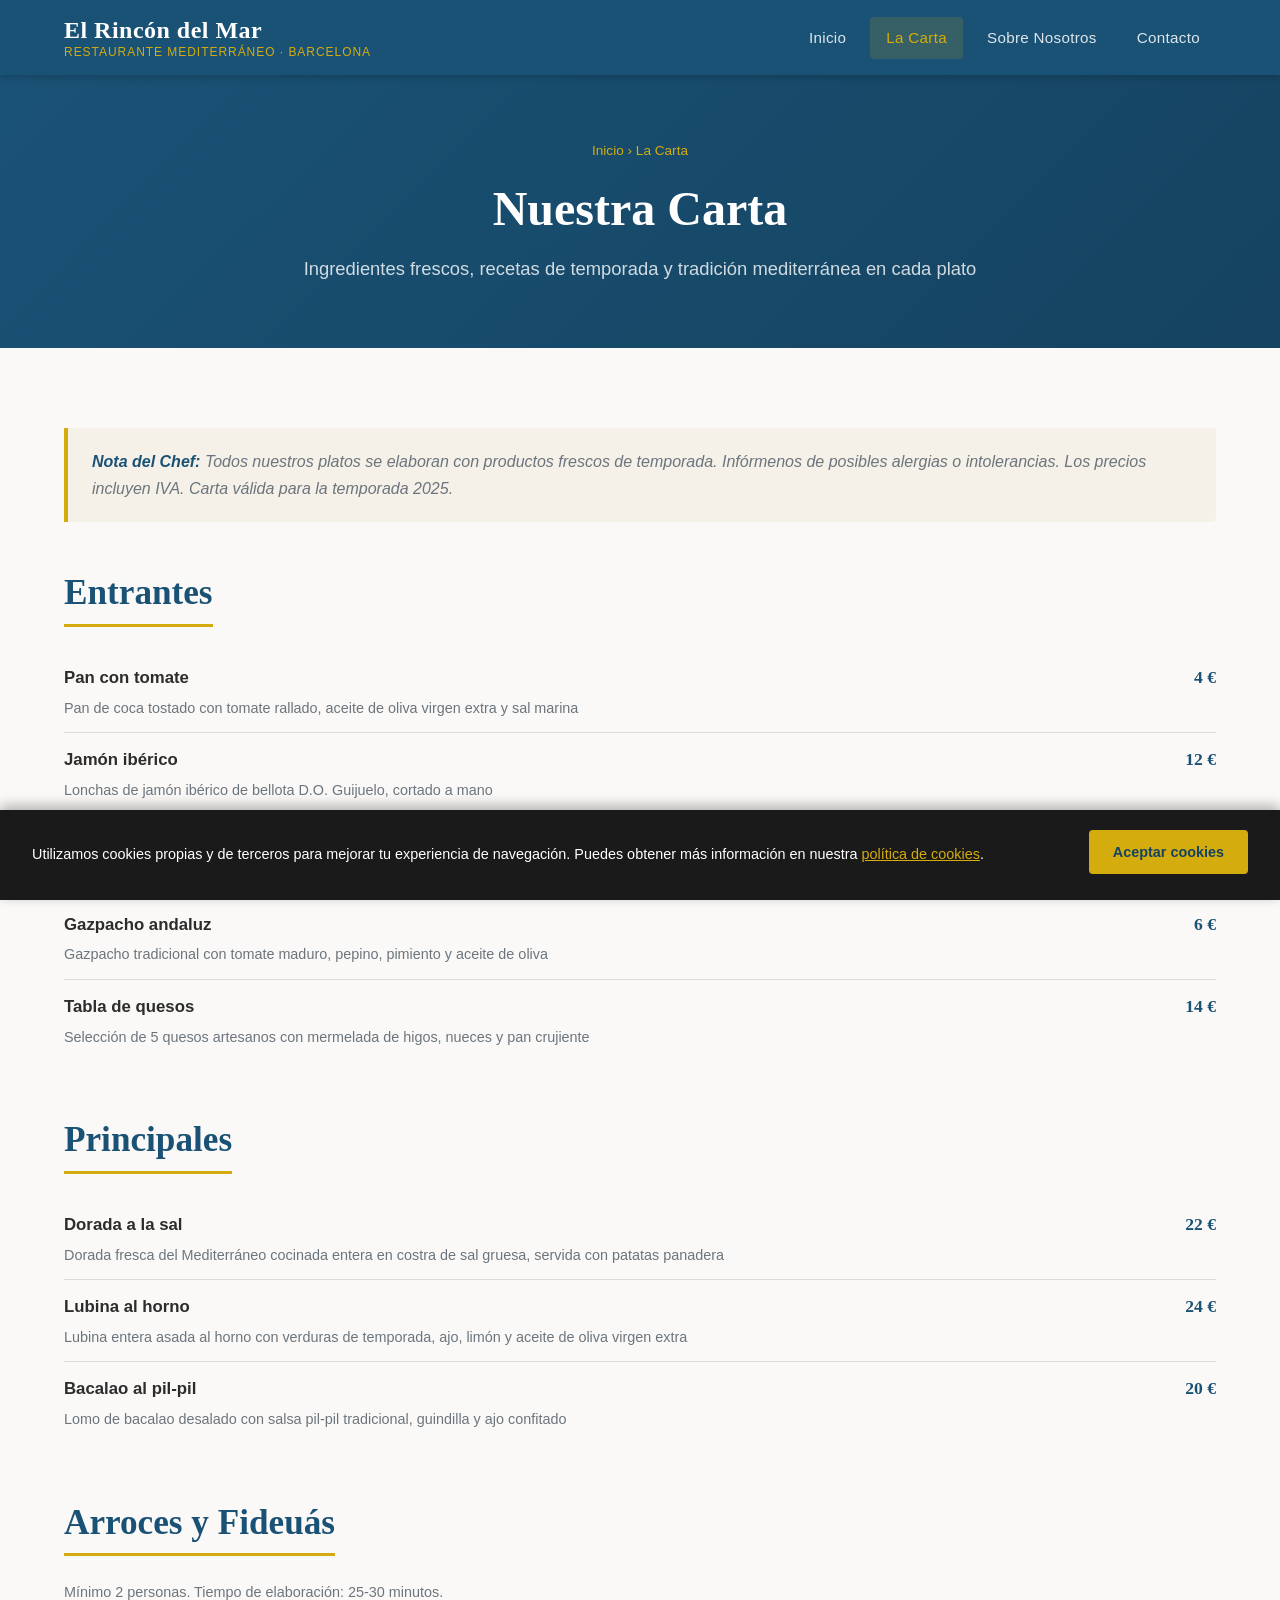
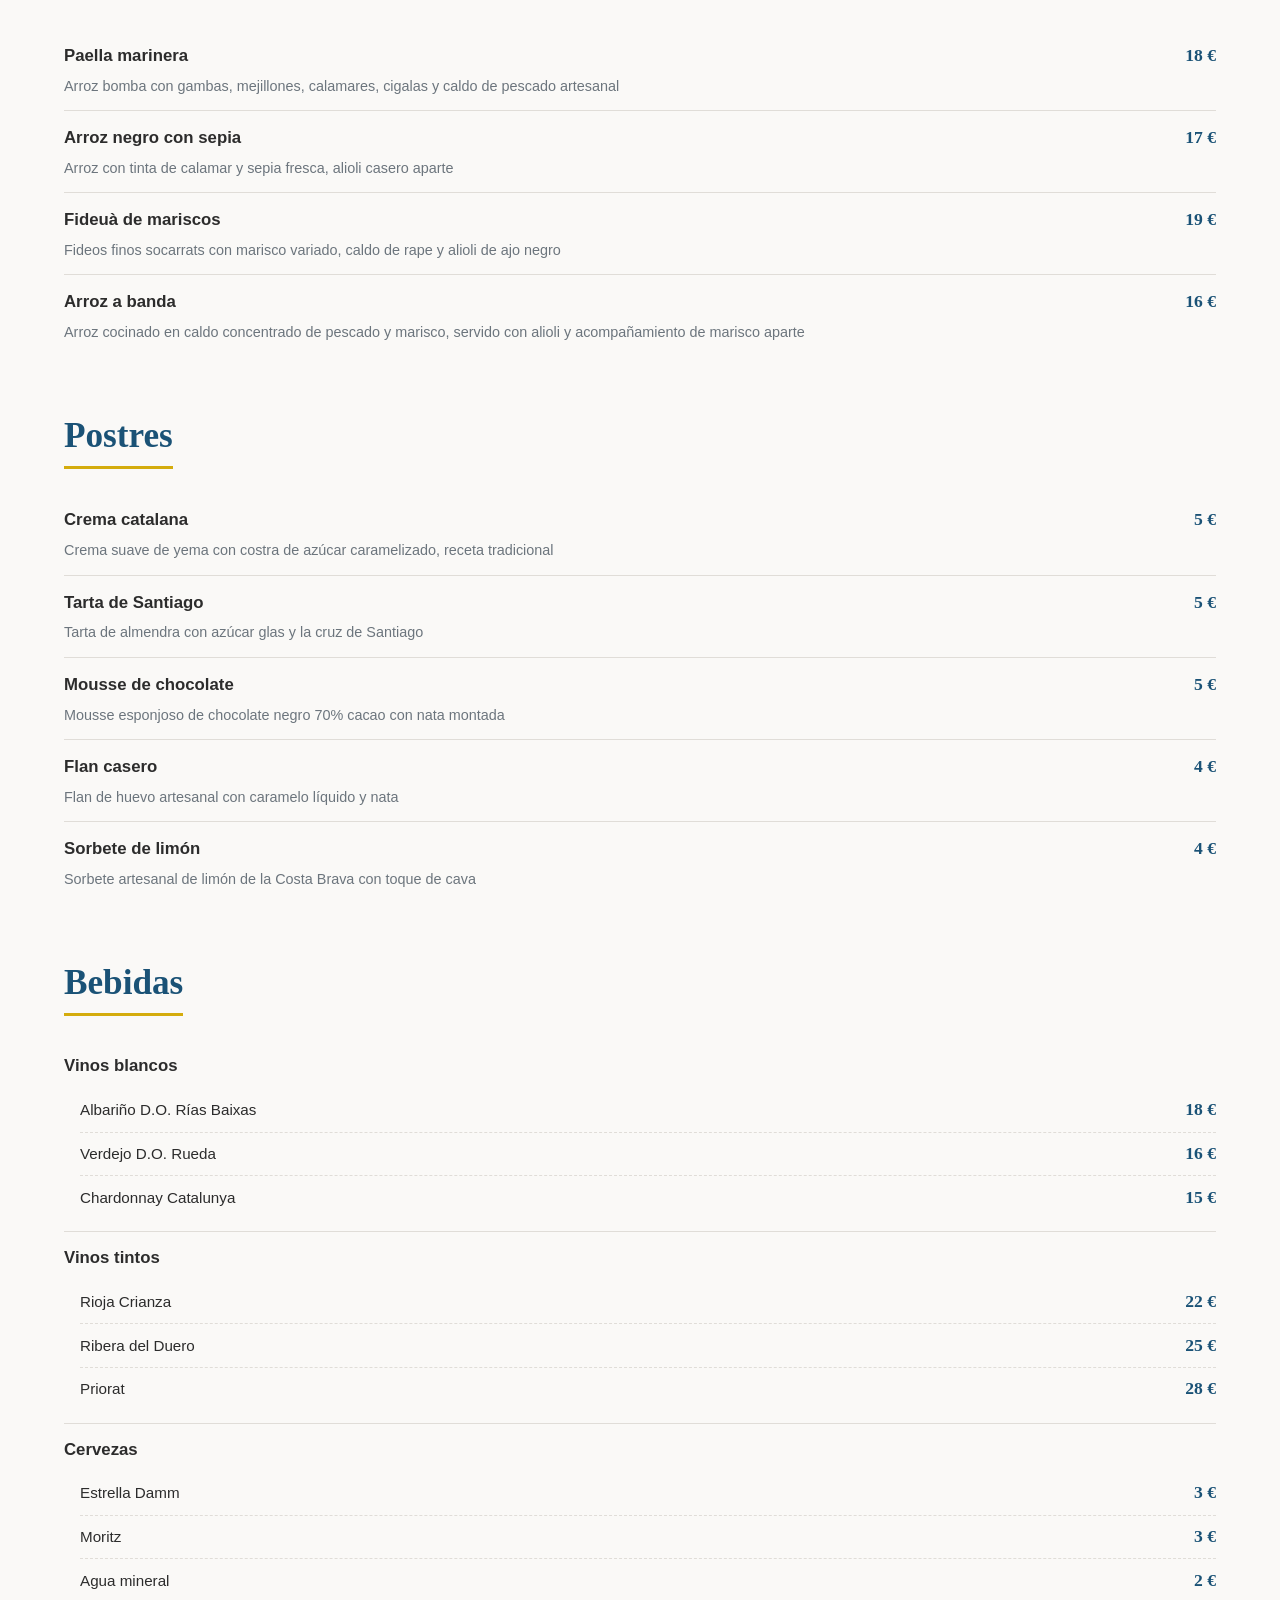
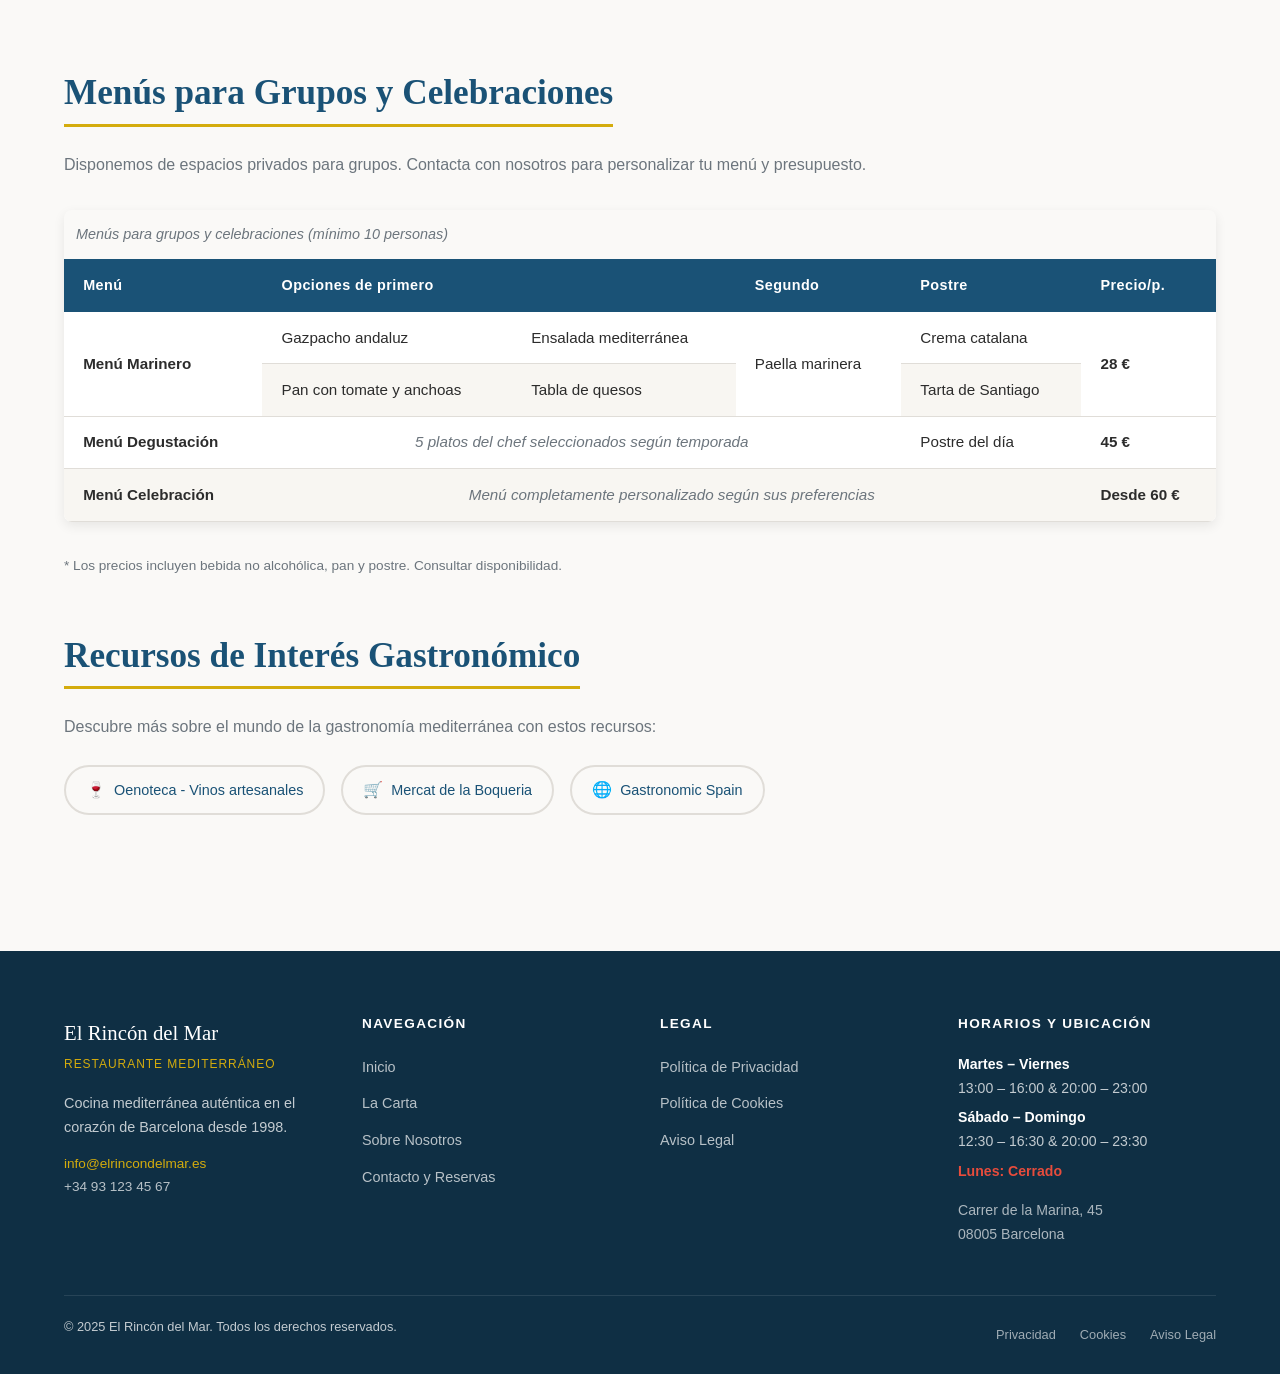
<file: carta.html>
<!DOCTYPE html>
<html lang="es">
<head>
  <!-- Codificación de caracteres -->
  <meta charset="UTF-8">
  <!-- Viewport para diseño responsivo -->
  <meta name="viewport" content="width=device-width, initial-scale=1.0">

  <!-- SEO: Metaetiquetas -->
  <meta name="description" content="Carta y menú de El Rincón del Mar. Entrantes, pescados, arroces, fideuás, postres y bebidas. Menús para grupos y celebraciones en Barcelona.">
  <meta name="keywords" content="carta restaurante Barcelona, menú mediterráneo, paella marinera precio, arroces Barcelona, mariscos Barcelona">
  <meta name="author" content="El Rincón del Mar">
  <meta name="robots" content="index, follow">

  <!-- Open Graph -->
  <meta property="og:type" content="website">
  <meta property="og:title" content="La Carta | El Rincón del Mar">
  <meta property="og:description" content="Descubre nuestra carta de cocina mediterránea: entrantes, pescados, arroces, postres y vinos seleccionados.">
  <meta property="og:image" content="https://images.unsplash.com/photo-1534080564583-6be75777b70a?w=1200&q=80">
  <meta property="og:url" content="https://www.elrincondelmar.es/carta.html">
  <meta property="og:locale" content="es_ES">
  <meta property="og:site_name" content="El Rincón del Mar">

  <title>La Carta | El Rincón del Mar</title>
  <link rel="stylesheet" href="css/styles.css">
</head>
<body>

  <!-- Cookie: el input DEBE ser el PRIMER hijo del body -->
  <input type="checkbox" id="cookie-close" class="cookie-checkbox">

  <!-- ===================================================================
       CABECERA / HEADER (idéntica en todas las páginas)
       =================================================================== -->
  <header class="site-header">
    <div class="header-inner">

      <!-- Logo -->
      <a href="index.html" class="logo" aria-label="El Rincón del Mar - Ir a inicio">
        <span class="logo-name">El Rincón del Mar</span>
        <span class="logo-tagline">Restaurante Mediterráneo · Barcelona</span>
      </a>

      <!-- Input checkbox para el menú hamburguesa (CSS-only) -->
      <input type="checkbox" id="nav-toggle" class="nav-toggle" aria-hidden="true">

      <!-- Hamburger label con 3 spans -->
      <label for="nav-toggle" class="nav-toggle-label">
        <span></span>
        <span></span>
        <span></span>
      </label>

      <!-- Navegación - "La Carta" está activo en esta página -->
      <nav class="site-nav" aria-label="Navegación principal">
        <ul>
          <li><a href="index.html">Inicio</a></li>
          <li><a href="carta.html" class="active" aria-current="page">La Carta</a></li>
          <li><a href="nosotros.html">Sobre Nosotros</a></li>
          <li><a href="contacto.html">Contacto</a></li>
        </ul>
      </nav>

    </div>
  </header>

  <!-- ===================================================================
       CONTENIDO PRINCIPAL
       =================================================================== -->
  <main>

    <!-- ---------------------------------------------------------------
         PAGE HERO (interior)
         Cabecera de página con fondo oscuro, más pequeño que el hero principal.
         --------------------------------------------------------------- -->
    <section class="page-hero" aria-label="Cabecera de la carta">
      <div class="container">
        <p class="breadcrumb">Inicio &rsaquo; La Carta</p>
        <h1>Nuestra Carta</h1>
        <p>Ingredientes frescos, recetas de temporada y tradición mediterránea en cada plato</p>
      </div>
    </section>

    <!-- ---------------------------------------------------------------
         CONTENIDO DE LA CARTA
         Organizado en secciones semánticas por categoría de plato.
         --------------------------------------------------------------- -->
    <section class="section" aria-label="Contenido de la carta">
      <div class="container">

        <!-- Nota del chef -->
        <aside style="background:#f5f0e8; border-left:4px solid var(--secondary); padding:1.25rem 1.5rem; border-radius:0 var(--radius) var(--radius) 0; margin-bottom:3rem;">
          <p style="margin:0; font-style:italic; color:var(--text-muted);">
            <strong style="color:var(--primary);">Nota del Chef:</strong>
            Todos nuestros platos se elaboran con productos frescos de temporada.
            Infórmenos de posibles alergias o intolerancias. Los precios incluyen IVA.
            Carta válida para la temporada 2025.
          </p>
        </aside>

        <!-- -----------------------------------------------------------
             ENTRANTES
             -----------------------------------------------------------  -->
        <section class="menu-section" aria-labelledby="entrantes-heading">
          <h2 id="entrantes-heading">Entrantes</h2>

          <ul class="menu-list">

            <!-- Pan con tomate -->
            <li>
              <div class="menu-item">
                <div>
                  <span class="menu-item-name">Pan con tomate</span>
                  <span class="menu-item-desc">Pan de coca tostado con tomate rallado, aceite de oliva virgen extra y sal marina</span>
                </div>
                <span class="menu-item-price">4 €</span>
              </div>
            </li>

            <!-- Jamón ibérico -->
            <li>
              <div class="menu-item">
                <div>
                  <span class="menu-item-name">Jamón ibérico</span>
                  <span class="menu-item-desc">Lonchas de jamón ibérico de bellota D.O. Guijuelo, cortado a mano</span>
                </div>
                <span class="menu-item-price">12 €</span>
              </div>
            </li>

            <!-- Croquetas caseras -->
            <li>
              <div class="menu-item">
                <div>
                  <span class="menu-item-name">Croquetas caseras (6 ud.)</span>
                  <span class="menu-item-desc">Croquetas cremosas de bacalao confitado con bechamel de leche fresca</span>
                </div>
                <span class="menu-item-price">8 €</span>
              </div>
            </li>

            <!-- Gazpacho andaluz -->
            <li>
              <div class="menu-item">
                <div>
                  <span class="menu-item-name">Gazpacho andaluz</span>
                  <span class="menu-item-desc">Gazpacho tradicional con tomate maduro, pepino, pimiento y aceite de oliva</span>
                </div>
                <span class="menu-item-price">6 €</span>
              </div>
            </li>

            <!-- Tabla de quesos -->
            <li>
              <div class="menu-item">
                <div>
                  <span class="menu-item-name">Tabla de quesos</span>
                  <span class="menu-item-desc">Selección de 5 quesos artesanos con mermelada de higos, nueces y pan crujiente</span>
                </div>
                <span class="menu-item-price">14 €</span>
              </div>
            </li>

          </ul>
        </section>

        <!-- -----------------------------------------------------------
             PRINCIPALES
             -----------------------------------------------------------  -->
        <section class="menu-section" aria-labelledby="principales-heading">
          <h2 id="principales-heading">Principales</h2>

          <ul class="menu-list">

            <!-- Dorada a la sal -->
            <li>
              <div class="menu-item">
                <div>
                  <span class="menu-item-name">Dorada a la sal</span>
                  <span class="menu-item-desc">Dorada fresca del Mediterráneo cocinada entera en costra de sal gruesa, servida con patatas panadera</span>
                </div>
                <span class="menu-item-price">22 €</span>
              </div>
            </li>

            <!-- Lubina al horno -->
            <li>
              <div class="menu-item">
                <div>
                  <span class="menu-item-name">Lubina al horno</span>
                  <span class="menu-item-desc">Lubina entera asada al horno con verduras de temporada, ajo, limón y aceite de oliva virgen extra</span>
                </div>
                <span class="menu-item-price">24 €</span>
              </div>
            </li>

            <!-- Bacalao al pil-pil -->
            <li>
              <div class="menu-item">
                <div>
                  <span class="menu-item-name">Bacalao al pil-pil</span>
                  <span class="menu-item-desc">Lomo de bacalao desalado con salsa pil-pil tradicional, guindilla y ajo confitado</span>
                </div>
                <span class="menu-item-price">20 €</span>
              </div>
            </li>

          </ul>
        </section>

        <!-- -----------------------------------------------------------
             ARROCES Y FIDEUÁS
             -----------------------------------------------------------  -->
        <section class="menu-section" aria-labelledby="arroces-heading">
          <h2 id="arroces-heading">Arroces y Fideuás</h2>
          <p style="color:var(--text-muted); font-size:0.9rem; margin-bottom:1.5rem;">
            Mínimo 2 personas. Tiempo de elaboración: 25-30 minutos.
          </p>

          <ul class="menu-list">

            <!-- Paella marinera -->
            <li>
              <div class="menu-item">
                <div>
                  <span class="menu-item-name">Paella marinera</span>
                  <span class="menu-item-desc">Arroz bomba con gambas, mejillones, calamares, cigalas y caldo de pescado artesanal</span>
                </div>
                <span class="menu-item-price">18 €</span>
              </div>
            </li>

            <!-- Arroz negro con sepia -->
            <li>
              <div class="menu-item">
                <div>
                  <span class="menu-item-name">Arroz negro con sepia</span>
                  <span class="menu-item-desc">Arroz con tinta de calamar y sepia fresca, alioli casero aparte</span>
                </div>
                <span class="menu-item-price">17 €</span>
              </div>
            </li>

            <!-- Fideuà de mariscos -->
            <li>
              <div class="menu-item">
                <div>
                  <span class="menu-item-name">Fideuà de mariscos</span>
                  <span class="menu-item-desc">Fideos finos socarrats con marisco variado, caldo de rape y alioli de ajo negro</span>
                </div>
                <span class="menu-item-price">19 €</span>
              </div>
            </li>

            <!-- Arroz a banda -->
            <li>
              <div class="menu-item">
                <div>
                  <span class="menu-item-name">Arroz a banda</span>
                  <span class="menu-item-desc">Arroz cocinado en caldo concentrado de pescado y marisco, servido con alioli y acompañamiento de marisco aparte</span>
                </div>
                <span class="menu-item-price">16 €</span>
              </div>
            </li>

          </ul>
        </section>

        <!-- -----------------------------------------------------------
             POSTRES
             -----------------------------------------------------------  -->
        <section class="menu-section" aria-labelledby="postres-heading">
          <h2 id="postres-heading">Postres</h2>

          <ul class="menu-list">

            <li>
              <div class="menu-item">
                <div>
                  <span class="menu-item-name">Crema catalana</span>
                  <span class="menu-item-desc">Crema suave de yema con costra de azúcar caramelizado, receta tradicional</span>
                </div>
                <span class="menu-item-price">5 €</span>
              </div>
            </li>

            <li>
              <div class="menu-item">
                <div>
                  <span class="menu-item-name">Tarta de Santiago</span>
                  <span class="menu-item-desc">Tarta de almendra con azúcar glas y la cruz de Santiago</span>
                </div>
                <span class="menu-item-price">5 €</span>
              </div>
            </li>

            <li>
              <div class="menu-item">
                <div>
                  <span class="menu-item-name">Mousse de chocolate</span>
                  <span class="menu-item-desc">Mousse esponjoso de chocolate negro 70% cacao con nata montada</span>
                </div>
                <span class="menu-item-price">5 €</span>
              </div>
            </li>

            <li>
              <div class="menu-item">
                <div>
                  <span class="menu-item-name">Flan casero</span>
                  <span class="menu-item-desc">Flan de huevo artesanal con caramelo líquido y nata</span>
                </div>
                <span class="menu-item-price">4 €</span>
              </div>
            </li>

            <li>
              <div class="menu-item">
                <div>
                  <span class="menu-item-name">Sorbete de limón</span>
                  <span class="menu-item-desc">Sorbete artesanal de limón de la Costa Brava con toque de cava</span>
                </div>
                <span class="menu-item-price">4 €</span>
              </div>
            </li>

          </ul>
        </section>

        <!-- -----------------------------------------------------------
             BEBIDAS (con sublistas para categorías de vino y bebidas)
             -----------------------------------------------------------  -->
        <section class="menu-section" aria-labelledby="bebidas-heading">
          <h2 id="bebidas-heading">Bebidas</h2>

          <!-- Lista con sublistas para organizar por categorías -->
          <ul class="menu-list">

            <!-- Categoría: Vinos blancos -->
            <li>
              <span class="menu-item-name">Vinos blancos</span>
              <ul class="menu-sublist">
                <li>
                  <span>Albariño D.O. Rías Baixas</span>
                  <span class="menu-item-price">18 €</span>
                </li>
                <li>
                  <span>Verdejo D.O. Rueda</span>
                  <span class="menu-item-price">16 €</span>
                </li>
                <li>
                  <span>Chardonnay Catalunya</span>
                  <span class="menu-item-price">15 €</span>
                </li>
              </ul>
            </li>

            <!-- Categoría: Vinos tintos -->
            <li>
              <span class="menu-item-name">Vinos tintos</span>
              <ul class="menu-sublist">
                <li>
                  <span>Rioja Crianza</span>
                  <span class="menu-item-price">22 €</span>
                </li>
                <li>
                  <span>Ribera del Duero</span>
                  <span class="menu-item-price">25 €</span>
                </li>
                <li>
                  <span>Priorat</span>
                  <span class="menu-item-price">28 €</span>
                </li>
              </ul>
            </li>

            <!-- Categoría: Cervezas y refrescos -->
            <li>
              <span class="menu-item-name">Cervezas</span>
              <ul class="menu-sublist">
                <li>
                  <span>Estrella Damm</span>
                  <span class="menu-item-price">3 €</span>
                </li>
                <li>
                  <span>Moritz</span>
                  <span class="menu-item-price">3 €</span>
                </li>
                <li>
                  <span>Agua mineral</span>
                  <span class="menu-item-price">2 €</span>
                </li>
              </ul>
            </li>

          </ul>
        </section>

        <!-- -----------------------------------------------------------
             TABLA DE MENÚS PARA GRUPOS
             Tabla con colspan Y rowspan según especificación.
             -----------------------------------------------------------  -->
        <section class="menu-section" aria-labelledby="grupos-heading">
          <h2 id="grupos-heading">Menús para Grupos y Celebraciones</h2>
          <p style="color:var(--text-muted); margin-bottom:1.5rem;">
            Disponemos de espacios privados para grupos. Contacta con nosotros para
            personalizar tu menú y presupuesto.
          </p>

          <!-- Wrapper con overflow para tablas en móvil -->
          <div class="table-wrap">
            <!-- Tabla con colspan y rowspan para menús grupales -->
            <table>
              <caption>Menús para grupos y celebraciones (mínimo 10 personas)</caption>
              <thead>
                <tr>
                  <th scope="col">Menú</th>
                  <!-- colspan="2": esta celda ocupa 2 columnas (Opciones de primero) -->
                  <th scope="col" colspan="2">Opciones de primero</th>
                  <th scope="col">Segundo</th>
                  <th scope="col">Postre</th>
                  <th scope="col">Precio/p.</th>
                </tr>
              </thead>
              <tbody>
                <!-- Fila 1 del Menú Marinero -->
                <tr>
                  <!-- rowspan="2": esta celda ocupa 2 filas (Menú Marinero) -->
                  <td rowspan="2"><strong>Menú Marinero</strong></td>
                  <td>Gazpacho andaluz</td>
                  <td>Ensalada mediterránea</td>
                  <!-- rowspan="2": el segundo (Paella) es igual para ambas opciones -->
                  <td rowspan="2">Paella marinera</td>
                  <td>Crema catalana</td>
                  <!-- rowspan="2": el precio es el mismo para ambas filas -->
                  <td rowspan="2"><strong>28 €</strong></td>
                </tr>
                <!-- Fila 2 del Menú Marinero (segunda opción de primero y postre) -->
                <tr>
                  <td>Pan con tomate y anchoas</td>
                  <td>Tabla de quesos</td>
                  <td>Tarta de Santiago</td>
                </tr>
                <!-- Fila del Menú Degustación -->
                <tr>
                  <td><strong>Menú Degustación</strong></td>
                  <!-- colspan="3": ocupa las columnas de las 2 opciones de primero + segundo -->
                  <td colspan="3" class="td-center">5 platos del chef seleccionados según temporada</td>
                  <td>Postre del día</td>
                  <td><strong>45 €</strong></td>
                </tr>
                <!-- Fila del Menú Celebración -->
                <tr>
                  <td><strong>Menú Celebración</strong></td>
                  <!-- colspan="4": ocupa primeros + segundo + postre -->
                  <td colspan="4" class="td-center">Menú completamente personalizado según sus preferencias</td>
                  <td><strong>Desde 60 €</strong></td>
                </tr>
              </tbody>
            </table>
          </div>

          <p style="margin-top:1rem; font-size:0.85rem; color:var(--text-muted);">
            * Los precios incluyen bebida no alcohólica, pan y postre. Consultar disponibilidad.
          </p>

        </section>

        <!-- -----------------------------------------------------------
             ENLACES EXTERNOS DE INTERÉS
             Links a recursos externos relacionados con la gastronomía.
             target="_blank" y rel="noopener noreferrer" por seguridad.
             -----------------------------------------------------------  -->
        <section class="menu-section" aria-labelledby="recursos-heading">
          <h2 id="recursos-heading">Recursos de Interés Gastronómico</h2>
          <p style="color:var(--text-muted); margin-bottom:1.5rem;">
            Descubre más sobre el mundo de la gastronomía mediterránea con estos recursos:
          </p>

          <div class="external-links">
            <!-- Enlace externo a tienda de vinos -->
            <a
              href="https://www.oenoteca.cat"
              class="external-link"
              target="_blank"
              rel="noopener noreferrer"
              aria-label="Visitar Oenoteca (se abre en nueva pestaña)"
            >
              <span class="external-link-icon">🍷</span>
              Oenoteca - Vinos artesanales
            </a>

            <!-- Enlace externo al Mercat de la Boqueria -->
            <a
              href="https://www.mercatdelaboqueria.cat"
              class="external-link"
              target="_blank"
              rel="noopener noreferrer"
              aria-label="Visitar Mercat de la Boqueria (se abre en nueva pestaña)"
            >
              <span class="external-link-icon">🛒</span>
              Mercat de la Boqueria
            </a>

            <!-- Enlace externo a recurso gastronómico -->
            <a
              href="https://www.gastronomicspain.com"
              class="external-link"
              target="_blank"
              rel="noopener noreferrer"
              aria-label="Visitar Gastronomic Spain (se abre en nueva pestaña)"
            >
              <span class="external-link-icon">🌐</span>
              Gastronomic Spain
            </a>
          </div>
        </section>

      </div><!-- fin container -->
    </section><!-- fin section carta -->

  </main>

  <!-- ===================================================================
       PIE DE PÁGINA / FOOTER
       =================================================================== -->
  <footer class="site-footer">
    <div class="container">

      <div class="footer-grid">

        <!-- Columna 1: Marca -->
        <div class="footer-col">
          <span class="footer-logo-name">El Rincón del Mar</span>
          <span class="footer-logo-tagline">Restaurante Mediterráneo</span>
          <p>Cocina mediterránea auténtica en el corazón de Barcelona desde 1998.</p>
          <p style="margin-top:0.75rem; font-size:0.85rem;">
            <a href="mailto:info@elrincondelmar.es" style="color:var(--secondary);">info@elrincondelmar.es</a><br>
            <a href="tel:+34931234567" style="color:rgba(255,255,255,0.7);">+34 93 123 45 67</a>
          </p>
        </div>

        <!-- Columna 2: Navegación -->
        <nav class="footer-col" aria-label="Navegación del footer">
          <h3>Navegación</h3>
          <ul class="footer-nav">
            <li><a href="index.html">Inicio</a></li>
            <li><a href="carta.html">La Carta</a></li>
            <li><a href="nosotros.html">Sobre Nosotros</a></li>
            <li><a href="contacto.html">Contacto y Reservas</a></li>
          </ul>
        </nav>

        <!-- Columna 3: Legal -->
        <nav class="footer-col" aria-label="Páginas legales">
          <h3>Legal</h3>
          <ul class="footer-nav">
            <li><a href="privacidad.html">Política de Privacidad</a></li>
            <li><a href="privacidad.html#cookies">Política de Cookies</a></li>
            <li><a href="privacidad.html#aviso-legal">Aviso Legal</a></li>
          </ul>
        </nav>

        <!-- Columna 4: Horarios -->
        <div class="footer-col">
          <h3>Horarios y Ubicación</h3>
          <div class="footer-hours">
            <p><strong>Martes – Viernes</strong><br>13:00 – 16:00 &amp; 20:00 – 23:00</p>
            <p><strong>Sábado – Domingo</strong><br>12:30 – 16:30 &amp; 20:00 – 23:30</p>
            <p><strong style="color:#e74c3c;">Lunes: Cerrado</strong></p>
          </div>
          <address style="font-style:normal; margin-top:1rem; font-size:0.88rem; color:rgba(255,255,255,0.65);">
            Carrer de la Marina, 45<br>08005 Barcelona
          </address>
        </div>

      </div><!-- fin footer-grid -->

      <div class="footer-bottom">
        <p>&copy; 2025 El Rincón del Mar. Todos los derechos reservados.</p>
        <nav class="footer-legal" aria-label="Legal">
          <a href="privacidad.html">Privacidad</a>
          <a href="privacidad.html#cookies">Cookies</a>
          <a href="privacidad.html#aviso-legal">Aviso Legal</a>
        </nav>
      </div>

    </div>
  </footer>

  <!-- ===================================================================
       BANNER DE COOKIES (debe ser el último elemento antes de </body>)
       =================================================================== -->
  <div class="cookie-banner" role="dialog" aria-label="Aviso de cookies" aria-live="polite">
    <p>
      Utilizamos cookies propias y de terceros para mejorar tu experiencia de navegación.
      Puedes obtener más información en nuestra
      <a href="privacidad.html#cookies">política de cookies</a>.
    </p>
    <label for="cookie-close" class="cookie-btn">Aceptar cookies</label>
  </div>

</body>
</html>
</file>
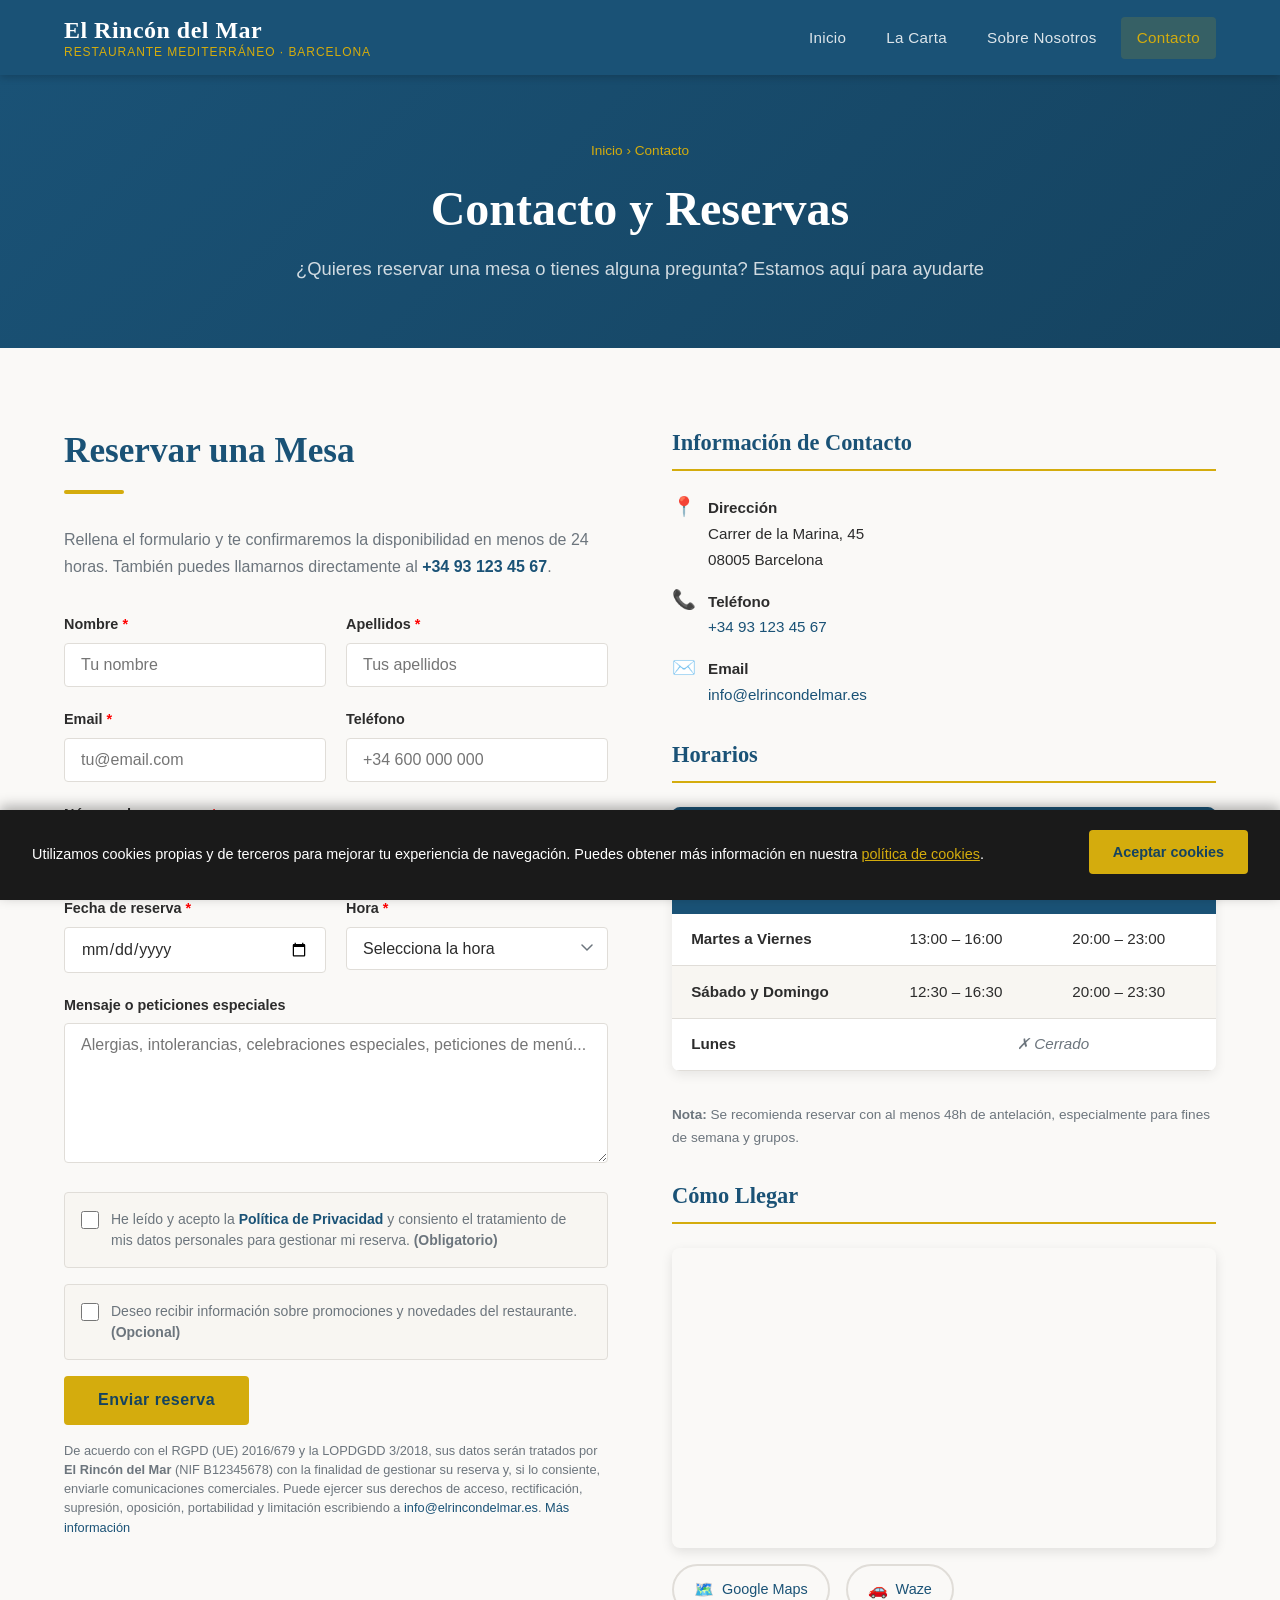
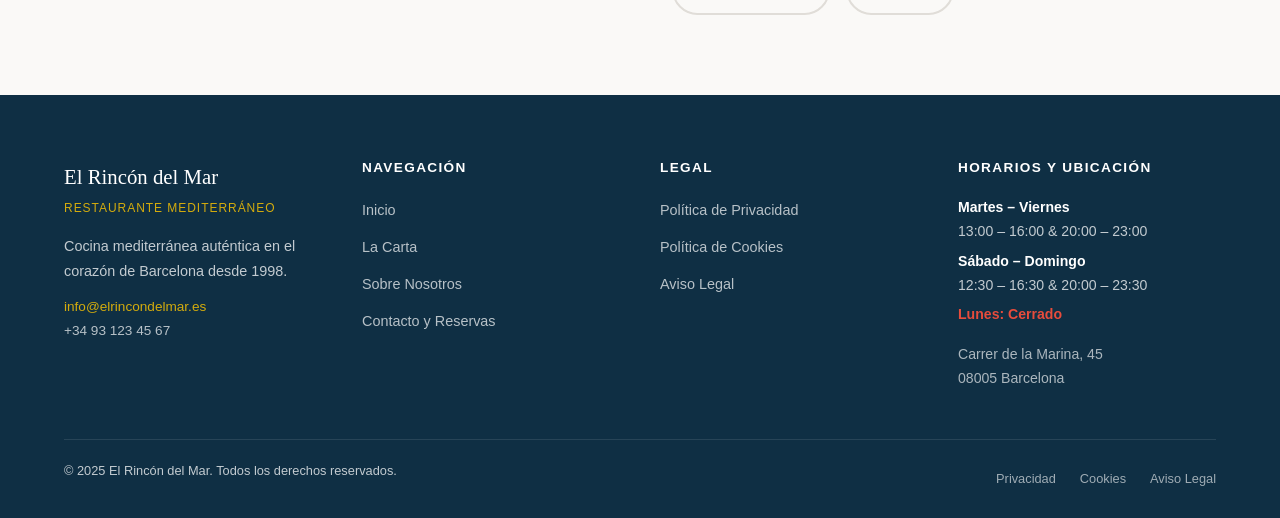
<file: contacto.html>
<!DOCTYPE html>
<html lang="es">
<head>
  <!-- Codificación de caracteres -->
  <meta charset="UTF-8">
  <!-- Viewport para diseño responsivo -->
  <meta name="viewport" content="width=device-width, initial-scale=1.0">

  <!-- SEO: Metaetiquetas -->
  <meta name="description" content="Contacta con El Rincón del Mar y realiza tu reserva online. Restaurante mediterráneo en Carrer de la Marina, 45, Barcelona. Tel: +34 93 123 45 67.">
  <meta name="keywords" content="reserva restaurante Barcelona, contacto El Rincón del Mar, mesa Barceloneta, reserva online Barcelona, horario restaurante mediterráneo">
  <meta name="author" content="El Rincón del Mar">
  <meta name="robots" content="index, follow">

  <!-- Open Graph -->
  <meta property="og:type" content="website">
  <meta property="og:title" content="Contacto y Reservas | El Rincón del Mar">
  <meta property="og:description" content="Reserva tu mesa en El Rincón del Mar. Restaurante mediterráneo en Barcelona. Contacto y formulario de reservas online.">
  <meta property="og:image" content="https://images.unsplash.com/photo-1414235077428-338989a2e8c0?w=1200&q=80">
  <meta property="og:url" content="https://www.elrincondelmar.es/contacto.html">
  <meta property="og:locale" content="es_ES">
  <meta property="og:site_name" content="El Rincón del Mar">

  <title>Contacto y Reservas | El Rincón del Mar</title>
  <link rel="stylesheet" href="css/styles.css">
</head>
<body>

  <!-- Cookie: el input DEBE ser el PRIMER hijo del body -->
  <input type="checkbox" id="cookie-close" class="cookie-checkbox">

  <!-- ===================================================================
       CABECERA / HEADER
       =================================================================== -->
  <header class="site-header">
    <div class="header-inner">

      <!-- Logo -->
      <a href="index.html" class="logo" aria-label="El Rincón del Mar - Ir a inicio">
        <span class="logo-name">El Rincón del Mar</span>
        <span class="logo-tagline">Restaurante Mediterráneo · Barcelona</span>
      </a>

      <!-- Input checkbox para el menú hamburguesa -->
      <input type="checkbox" id="nav-toggle" class="nav-toggle" aria-hidden="true">

      <!-- Hamburger: 3 barras -->
      <label for="nav-toggle" class="nav-toggle-label">
        <span></span>
        <span></span>
        <span></span>
      </label>

      <!-- Navegación - "Contacto" activo -->
      <nav class="site-nav" aria-label="Navegación principal">
        <ul>
          <li><a href="index.html">Inicio</a></li>
          <li><a href="carta.html">La Carta</a></li>
          <li><a href="nosotros.html">Sobre Nosotros</a></li>
          <li><a href="contacto.html" class="active" aria-current="page">Contacto</a></li>
        </ul>
      </nav>

    </div>
  </header>

  <!-- ===================================================================
       CONTENIDO PRINCIPAL
       =================================================================== -->
  <main>

    <!-- ---------------------------------------------------------------
         PAGE HERO
         --------------------------------------------------------------- -->
    <section class="page-hero" aria-label="Cabecera contacto">
      <div class="container">
        <p class="breadcrumb">Inicio &rsaquo; Contacto</p>
        <h1>Contacto y Reservas</h1>
        <p>¿Quieres reservar una mesa o tienes alguna pregunta? Estamos aquí para ayudarte</p>
      </div>
    </section>

    <!-- ---------------------------------------------------------------
         SECCIÓN PRINCIPAL: FORMULARIO + INFORMACIÓN
         Grid de 2 columnas: formulario (izquierda) e info (derecha).
         --------------------------------------------------------------- -->
    <section class="section" aria-labelledby="reserva-heading">
      <div class="container">
        <div class="contact-grid">

          <!-- =========================================================
               COLUMNA IZQUIERDA: FORMULARIO DE RESERVA / CONTACTO
               Formulario completo con consentimientos RGPD.
               ========================================================= -->
          <div>
            <h2 id="reserva-heading">Reservar una Mesa</h2>
            <div class="divider divider-left"></div>
            <p style="color:var(--text-muted); margin-bottom:2rem;">
              Rellena el formulario y te confirmaremos la disponibilidad en menos de 24 horas.
              También puedes llamarnos directamente al <a href="tel:+34931234567"><strong>+34 93 123 45 67</strong></a>.
            </p>

            <!-- Formulario de reserva con validación HTML5 y conformidad RGPD -->
            <form action="#" method="post" novalidate aria-label="Formulario de reserva">

              <!-- Nombre y Apellidos (2 columnas en escritorio) -->
              <div class="form-grid">
                <div class="form-group">
                  <label for="nombre">Nombre <span aria-hidden="true" style="color:red;">*</span></label>
                  <input
                    type="text"
                    id="nombre"
                    name="nombre"
                    placeholder="Tu nombre"
                    required
                    autocomplete="given-name"

                  >
                </div>
                <div class="form-group">
                  <label for="apellidos">Apellidos <span aria-hidden="true" style="color:red;">*</span></label>
                  <input
                    type="text"
                    id="apellidos"
                    name="apellidos"
                    placeholder="Tus apellidos"
                    required
                    autocomplete="family-name"

                  >
                </div>
              </div><!-- fin form-grid nombre/apellidos -->

              <!-- Email y Teléfono (2 columnas) -->
              <div class="form-grid">
                <div class="form-group">
                  <label for="email">Email <span aria-hidden="true" style="color:red;">*</span></label>
                  <input
                    type="email"
                    id="email"
                    name="email"
                    placeholder="tu@email.com"
                    required
                    autocomplete="email"

                  >
                </div>
                <div class="form-group">
                  <label for="telefono">Teléfono</label>
                  <input
                    type="tel"
                    id="telefono"
                    name="telefono"
                    placeholder="+34 600 000 000"
                    autocomplete="tel"
                  >
                </div>
              </div><!-- fin form-grid email/telefono -->

              <!-- Número de personas -->
              <div class="form-group">
                <label for="personas">Número de personas <span aria-hidden="true" style="color:red;">*</span></label>
                <select id="personas" name="personas" required>
                  <option value="" disabled selected>Selecciona el número de comensales</option>
                  <option value="1-2">1-2 personas</option>
                  <option value="3-4">3-4 personas</option>
                  <option value="5-8">5-8 personas</option>
                  <option value="9+">9 o más personas (grupo)</option>
                </select>
              </div>

              <!-- Fecha y hora (2 columnas) -->
              <div class="form-grid">
                <div class="form-group">
                  <label for="fecha">Fecha de reserva <span aria-hidden="true" style="color:red;">*</span></label>
                  <input
                    type="date"
                    id="fecha"
                    name="fecha"
                    required

                    min="2025-01-01"
                  >
                </div>
                <div class="form-group">
                  <label for="hora">Hora <span aria-hidden="true" style="color:red;">*</span></label>
                  <select id="hora" name="hora" required>
                    <option value="" disabled selected>Selecciona la hora</option>
                    <option value="13:00">13:00 h (Comida)</option>
                    <option value="14:00">14:00 h (Comida)</option>
                    <option value="20:00">20:00 h (Cena)</option>
                    <option value="21:00">21:00 h (Cena)</option>
                    <option value="22:00">22:00 h (Cena)</option>
                  </select>
                </div>
              </div><!-- fin form-grid fecha/hora -->

              <!-- Mensaje / Peticiones especiales -->
              <div class="form-group">
                <label for="mensaje">Mensaje o peticiones especiales</label>
                <textarea
                  id="mensaje"
                  name="mensaje"
                  placeholder="Alergias, intolerancias, celebraciones especiales, peticiones de menú..."
                  aria-label="Mensaje o peticiones especiales"
                ></textarea>
              </div>

              <!-- CONSENTIMIENTO RGPD (obligatorio) -->
              <div class="form-check">
                <input
                  type="checkbox"
                  id="rgpd"
                  name="rgpd"
                  required

                >
                <label for="rgpd">
                  He leído y acepto la
                  <a href="privacidad.html">Política de Privacidad</a>
                  y consiento el tratamiento de mis datos personales para gestionar
                  mi reserva. <strong>(Obligatorio)</strong>
                </label>
              </div>

              <!-- CONSENTIMIENTO NEWSLETTER (opcional) -->
              <div class="form-check">
                <input
                  type="checkbox"
                  id="newsletter"
                  name="newsletter"
                >
                <label for="newsletter">
                  Deseo recibir información sobre promociones y novedades del restaurante.
                  <strong>(Opcional)</strong>
                </label>
              </div>

              <!-- Botón de envío -->
              <button type="submit" class="btn btn-primary">Enviar reserva</button>

              <!-- Información RGPD resumida -->
              <p style="font-size:0.8rem; color:var(--text-muted); margin-top:1rem; line-height:1.5;">
                De acuerdo con el RGPD (UE) 2016/679 y la LOPDGDD 3/2018, sus datos serán
                tratados por <strong>El Rincón del Mar</strong> (NIF B12345678) con la
                finalidad de gestionar su reserva y, si lo consiente, enviarle comunicaciones
                comerciales. Puede ejercer sus derechos de acceso, rectificación, supresión,
                oposición, portabilidad y limitación escribiendo a
                <a href="mailto:info@elrincondelmar.es">info@elrincondelmar.es</a>.
                <a href="privacidad.html">Más información</a>
              </p>

            </form>

          </div><!-- fin columna formulario -->

          <!-- =========================================================
               COLUMNA DERECHA: INFORMACIÓN DE CONTACTO
               ========================================================= -->
          <aside class="contact-info" aria-label="Información de contacto">

            <h3>Información de Contacto</h3>

            <!-- Dirección -->
            <div class="contact-detail">
              <span class="contact-icon" aria-hidden="true">📍</span>
              <address style="font-style:normal;">
                <strong>Dirección</strong><br>
                Carrer de la Marina, 45<br>
                08005 Barcelona
              </address>
            </div>

            <!-- Teléfono -->
            <div class="contact-detail">
              <span class="contact-icon" aria-hidden="true">📞</span>
              <div>
                <strong>Teléfono</strong><br>
                <a href="tel:+34931234567">+34 93 123 45 67</a>
              </div>
            </div>

            <!-- Email -->
            <div class="contact-detail">
              <span class="contact-icon" aria-hidden="true">✉️</span>
              <div>
                <strong>Email</strong><br>
                <a href="mailto:info@elrincondelmar.es">info@elrincondelmar.es</a>
              </div>
            </div>

            <!-- Horarios: tabla con colspan y rowspan -->
            <h3 style="margin-top:2rem;">Horarios</h3>

            <div class="table-wrap" style="margin-top:1rem;">
              <table>
                <thead>
                  <!-- Fila 1 de cabecera: "Día" + "Horario" (colspan=2) -->
                  <tr>
                    <th scope="col">Día</th>
                    <!-- colspan="2": esta celda abarca "Comida" y "Cena" -->
                    <th scope="col" colspan="2">Horario</th>
                  </tr>
                  <!-- Fila 2 de cabecera: subdivisión de Horario -->
                  <tr>
                    <th scope="col"></th>
                    <th scope="col">Comida</th>
                    <th scope="col">Cena</th>
                  </tr>
                </thead>
                <tbody>
                  <!-- Martes a Viernes -->
                  <tr>
                    <td><strong>Martes a Viernes</strong></td>
                    <td>13:00 – 16:00</td>
                    <td>20:00 – 23:00</td>
                  </tr>
                  <!-- Sábado y Domingo -->
                  <tr>
                    <td><strong>Sábado y Domingo</strong></td>
                    <td>12:30 – 16:30</td>
                    <td>20:00 – 23:30</td>
                  </tr>
                  <!-- Lunes cerrado: colspan="2" para abarcar comida y cena -->
                  <tr>
                    <td><strong>Lunes</strong></td>
                    <td colspan="2" class="td-center">&#10007; Cerrado</td>
                  </tr>
                </tbody>
              </table>
            </div>

            <!-- Nota de reservas -->
            <p style="font-size:0.85rem; color:var(--text-muted); margin-top:1rem;">
              <strong>Nota:</strong> Se recomienda reservar con al menos 48h de antelación,
              especialmente para fines de semana y grupos.
            </p>

            <!-- Mapa OpenStreetMap -->
            <h3 style="margin-top:2rem;">Cómo Llegar</h3>
            <div class="map-wrap">
              <iframe
                src="https://www.openstreetmap.org/export/embed.html?bbox=2.187%2C41.378%2C2.204%2C41.398&amp;layer=mapnik&amp;marker=41.3887%2C2.1958"
                title="Ubicación de El Rincón del Mar en Carrer de la Marina, 45, Barcelona"
                loading="lazy"
                aria-label="Mapa de OpenStreetMap con la ubicación del restaurante"
              ></iframe>
            </div>

            <!-- Enlace externo a Google Maps -->
            <div style="display:flex; gap:1rem; flex-wrap:wrap; margin-top:1rem;">
              <a
                href="https://www.google.com/maps/search/Carrer+de+la+Marina+45+Barcelona"
                class="external-link"
                target="_blank"
                rel="noopener noreferrer"
                aria-label="Abrir en Google Maps (se abre en nueva pestaña)"
              >
                <span class="external-link-icon">🗺️</span>
                Google Maps
              </a>
              <!-- Enlace externo a Waze -->
              <a
                href="https://waze.com/ul?q=Carrer+de+la+Marina+45+Barcelona"
                class="external-link"
                target="_blank"
                rel="noopener noreferrer"
                aria-label="Abrir en Waze (se abre en nueva pestaña)"
              >
                <span class="external-link-icon">🚗</span>
                Waze
              </a>
            </div>

          </aside><!-- fin columna info -->

        </div><!-- fin contact-grid -->
      </div><!-- fin container -->
    </section>

  </main>

  <!-- ===================================================================
       PIE DE PÁGINA / FOOTER
       =================================================================== -->
  <footer class="site-footer">
    <div class="container">

      <div class="footer-grid">

        <!-- Columna 1: Marca -->
        <div class="footer-col">
          <span class="footer-logo-name">El Rincón del Mar</span>
          <span class="footer-logo-tagline">Restaurante Mediterráneo</span>
          <p>Cocina mediterránea auténtica en el corazón de Barcelona desde 1998.</p>
          <p style="margin-top:0.75rem; font-size:0.85rem;">
            <a href="mailto:info@elrincondelmar.es" style="color:var(--secondary);">info@elrincondelmar.es</a><br>
            <a href="tel:+34931234567" style="color:rgba(255,255,255,0.7);">+34 93 123 45 67</a>
          </p>
        </div>

        <!-- Columna 2: Navegación -->
        <nav class="footer-col" aria-label="Navegación del footer">
          <h3>Navegación</h3>
          <ul class="footer-nav">
            <li><a href="index.html">Inicio</a></li>
            <li><a href="carta.html">La Carta</a></li>
            <li><a href="nosotros.html">Sobre Nosotros</a></li>
            <li><a href="contacto.html">Contacto y Reservas</a></li>
          </ul>
        </nav>

        <!-- Columna 3: Legal -->
        <nav class="footer-col" aria-label="Páginas legales">
          <h3>Legal</h3>
          <ul class="footer-nav">
            <li><a href="privacidad.html">Política de Privacidad</a></li>
            <li><a href="privacidad.html#cookies">Política de Cookies</a></li>
            <li><a href="privacidad.html#aviso-legal">Aviso Legal</a></li>
          </ul>
        </nav>

        <!-- Columna 4: Horarios -->
        <div class="footer-col">
          <h3>Horarios y Ubicación</h3>
          <div class="footer-hours">
            <p><strong>Martes – Viernes</strong><br>13:00 – 16:00 &amp; 20:00 – 23:00</p>
            <p><strong>Sábado – Domingo</strong><br>12:30 – 16:30 &amp; 20:00 – 23:30</p>
            <p><strong style="color:#e74c3c;">Lunes: Cerrado</strong></p>
          </div>
          <address style="font-style:normal; margin-top:1rem; font-size:0.88rem; color:rgba(255,255,255,0.65);">
            Carrer de la Marina, 45<br>08005 Barcelona
          </address>
        </div>

      </div><!-- fin footer-grid -->

      <div class="footer-bottom">
        <p>&copy; 2025 El Rincón del Mar. Todos los derechos reservados.</p>
        <nav class="footer-legal" aria-label="Legal">
          <a href="privacidad.html">Privacidad</a>
          <a href="privacidad.html#cookies">Cookies</a>
          <a href="privacidad.html#aviso-legal">Aviso Legal</a>
        </nav>
      </div>

    </div>
  </footer>

  <!-- ===================================================================
       BANNER DE COOKIES (debe ser el último elemento antes de </body>)
       =================================================================== -->
  <div class="cookie-banner" role="dialog" aria-label="Aviso de cookies" aria-live="polite">
    <p>
      Utilizamos cookies propias y de terceros para mejorar tu experiencia de navegación.
      Puedes obtener más información en nuestra
      <a href="privacidad.html#cookies">política de cookies</a>.
    </p>
    <label for="cookie-close" class="cookie-btn">Aceptar cookies</label>
  </div>

</body>
</html>
</file>
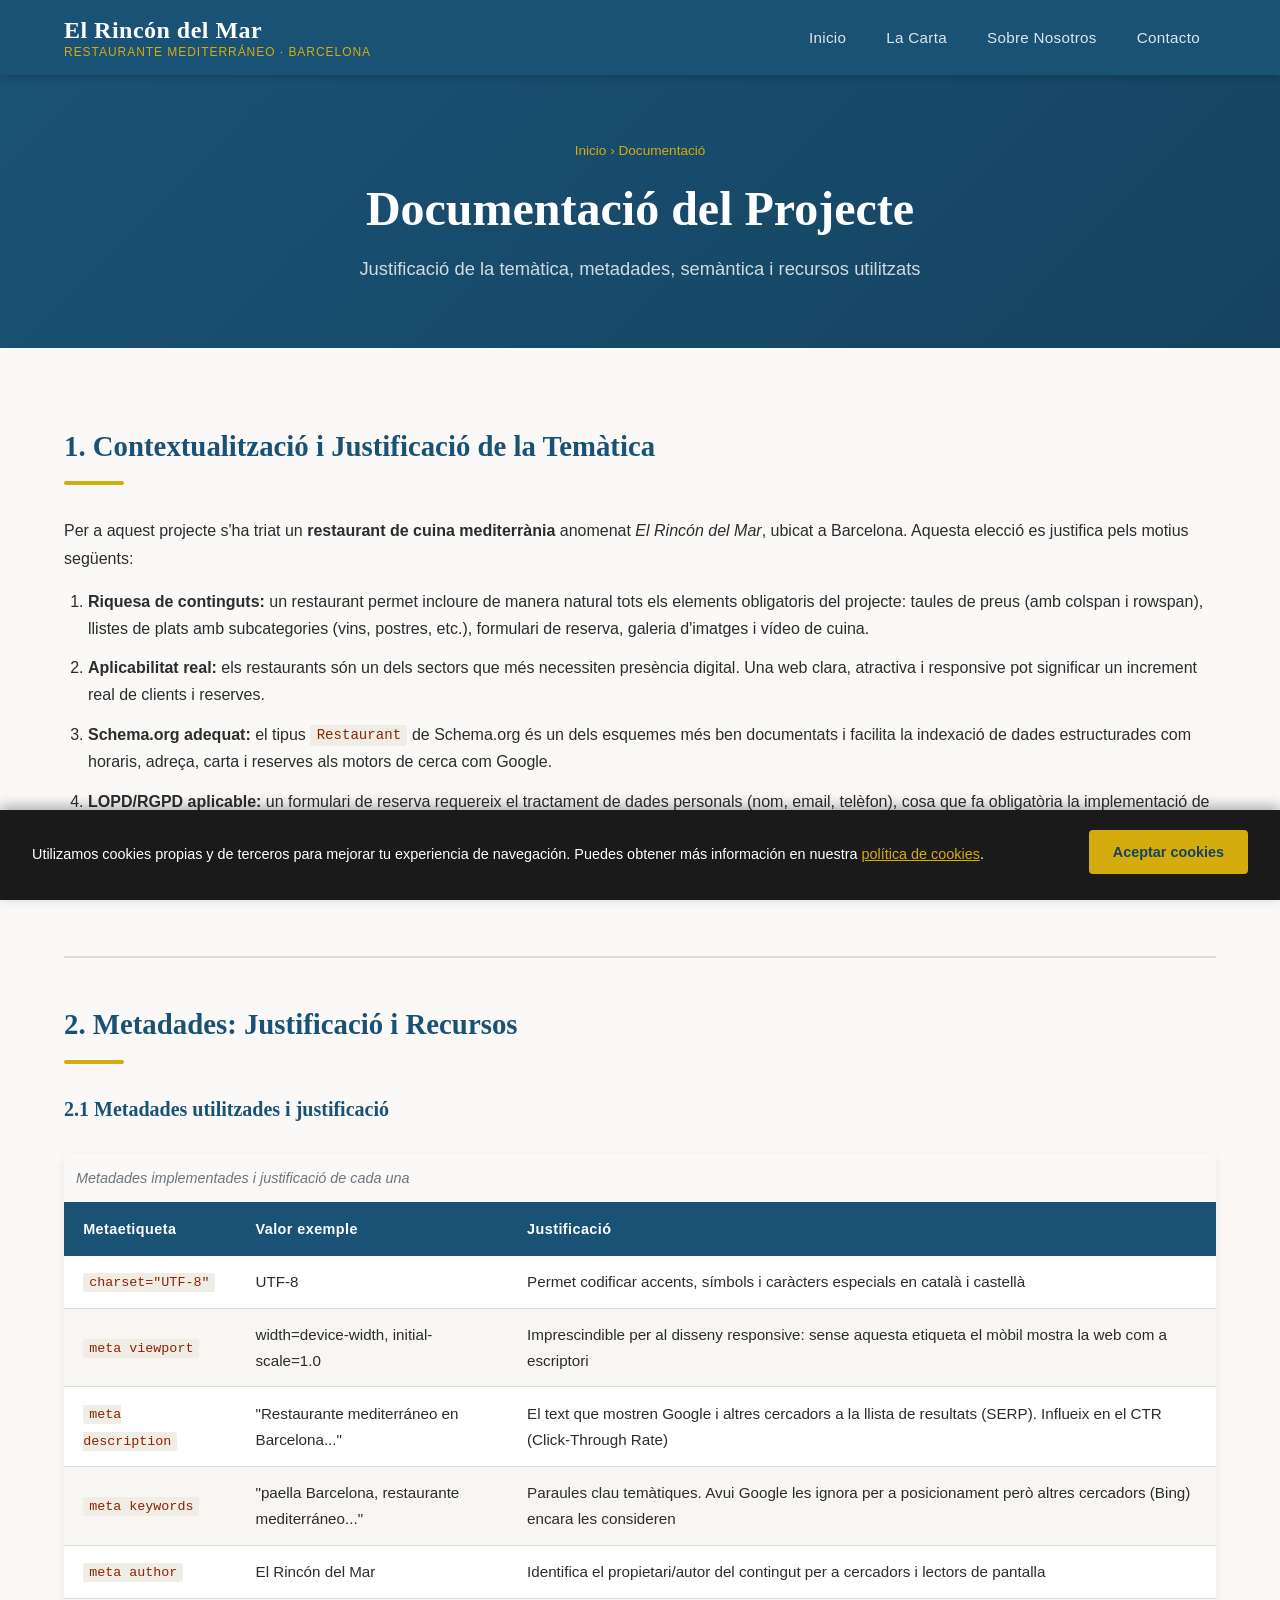
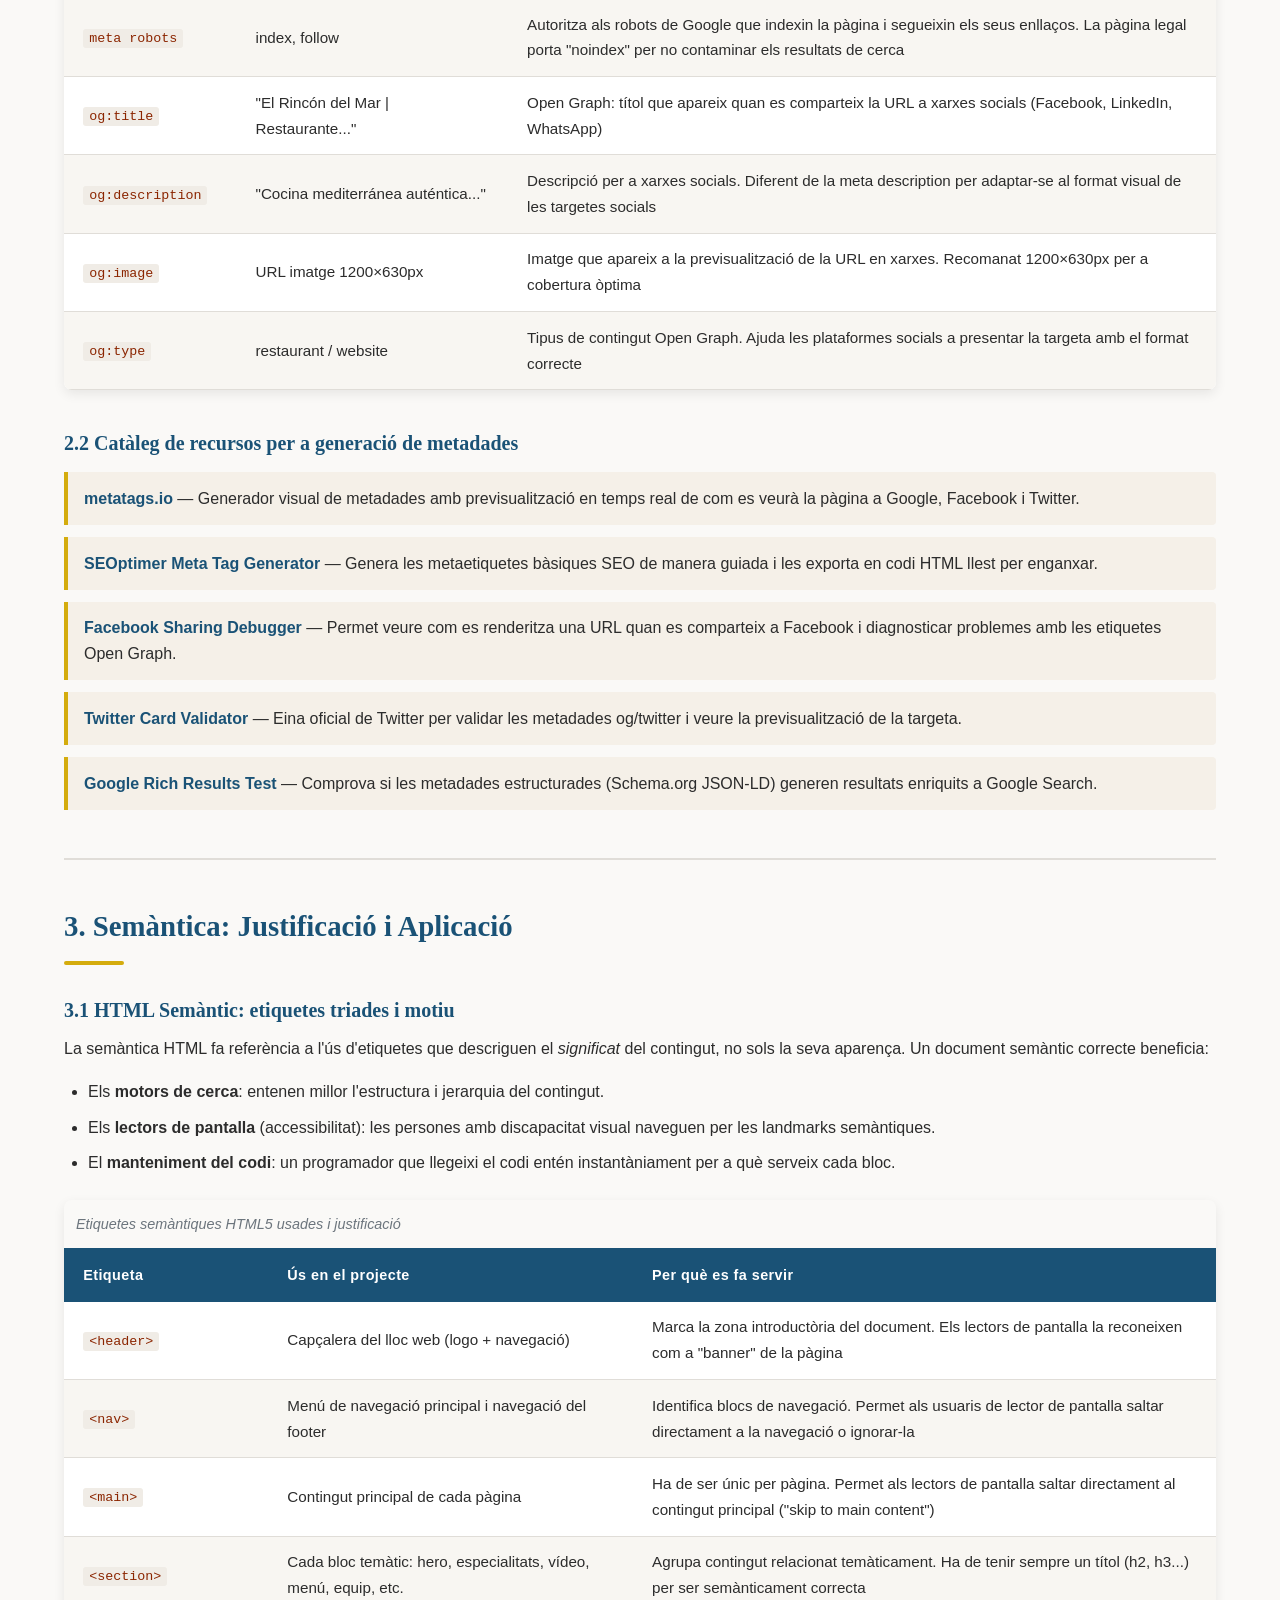
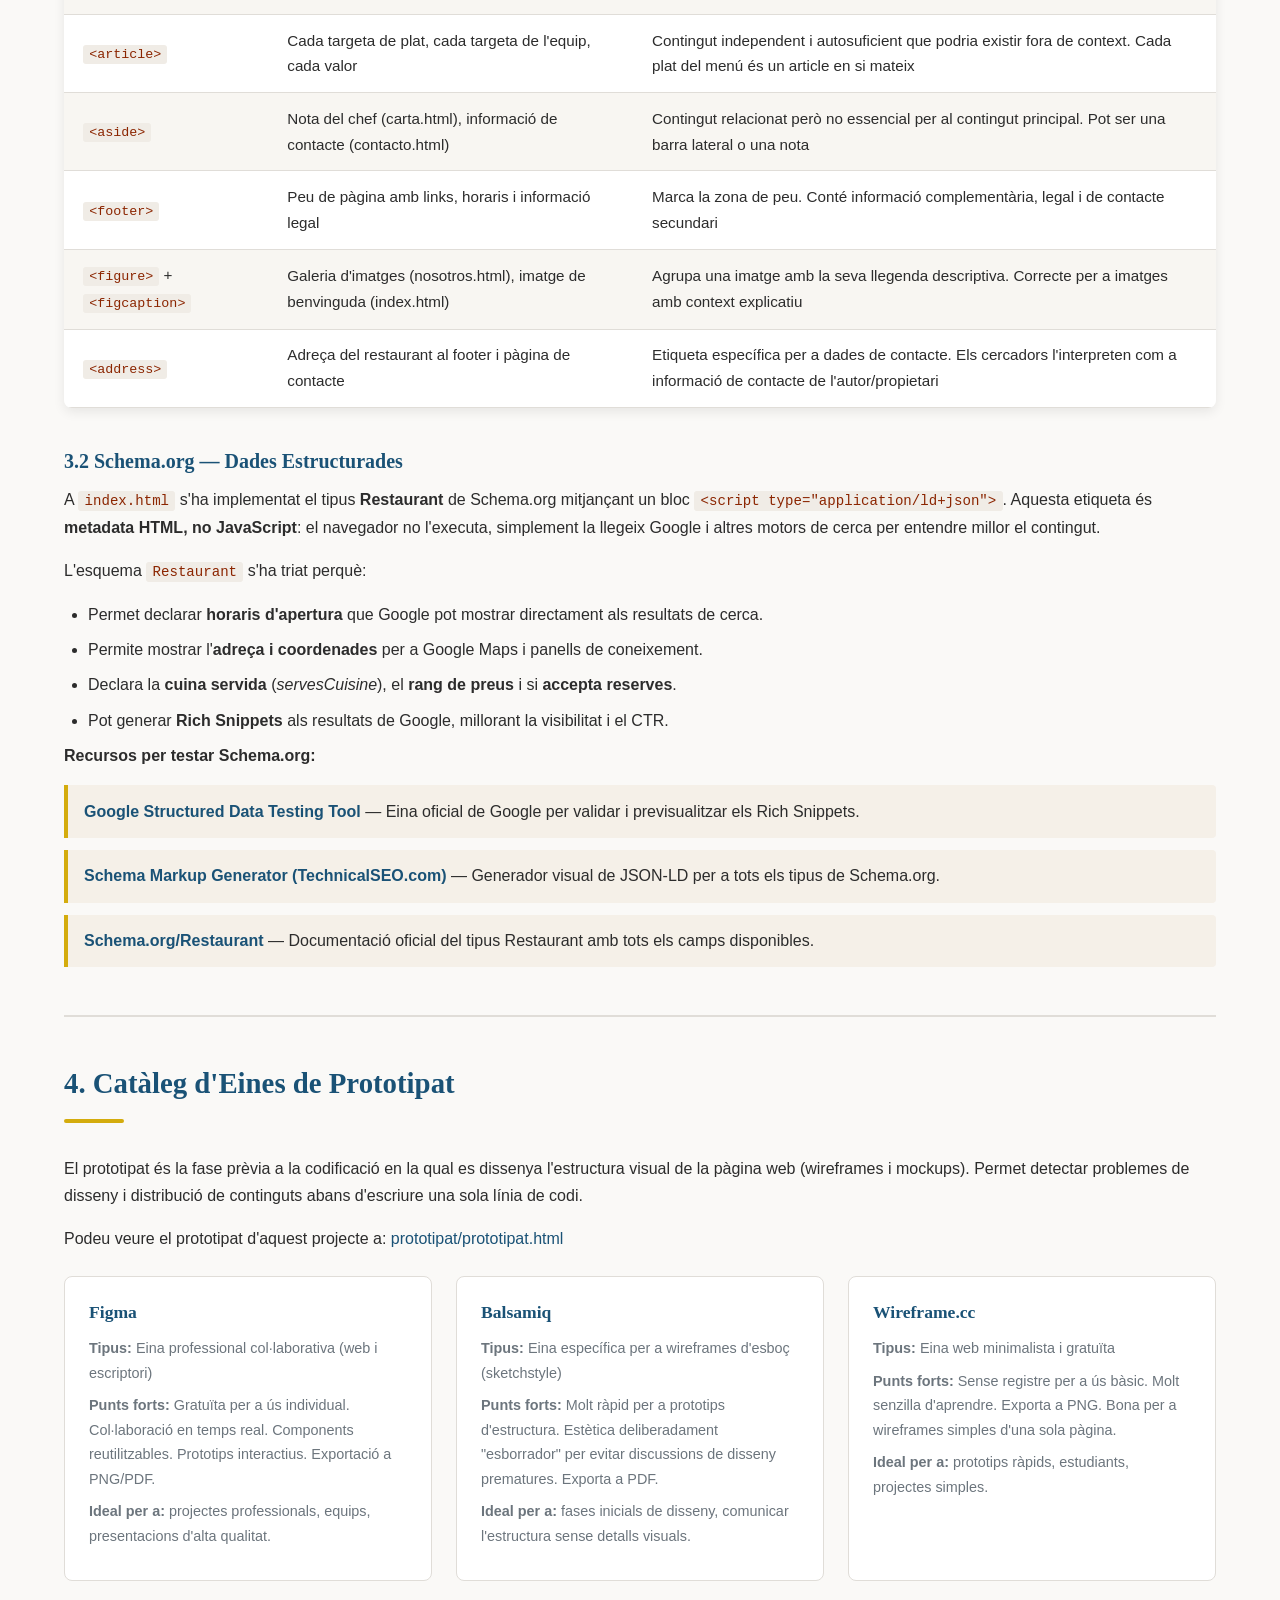
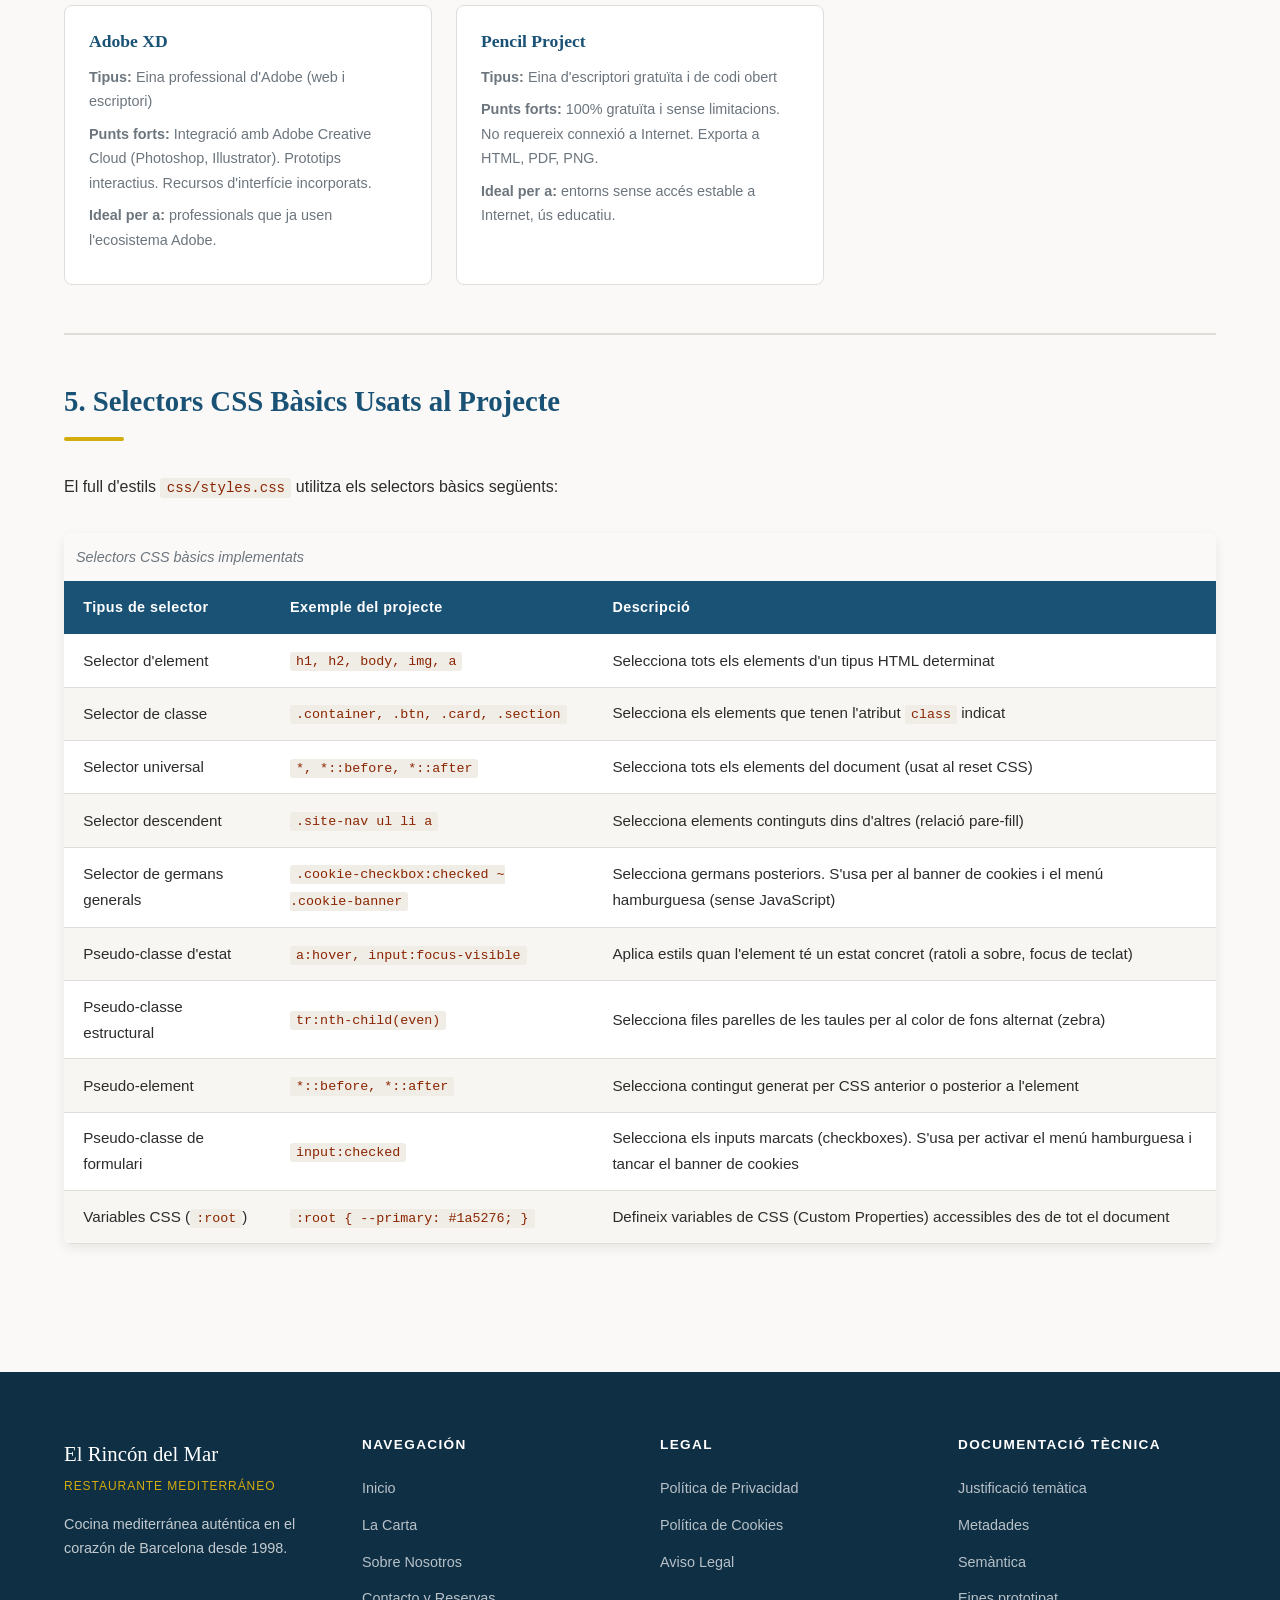
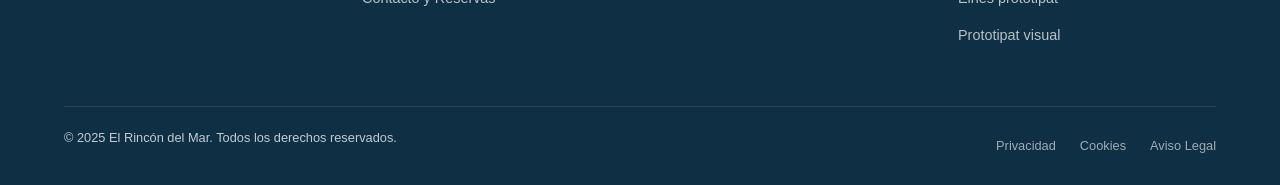
<file: documentacio.html>
<!DOCTYPE html>
<html lang="ca">
<head>
  <meta charset="UTF-8">
  <meta name="viewport" content="width=device-width, initial-scale=1.0">
  <meta name="description" content="Documentación técnica del proyecto web El Rincón del Mar: justificación de la temática, metadatos, semántica HTML5 y recursos de herramientas.">
  <meta name="author" content="Adrian Pasacrella - DAM1">
  <meta name="robots" content="noindex, nofollow">
  <title>Documentació del Projecte | El Rincón del Mar</title>
  <link rel="stylesheet" href="css/styles.css">
</head>
<body>

  <!-- Cookie banner -->
  <input type="checkbox" id="cookie-close" class="cookie-checkbox">

  <!-- ===================================================================
       CABECERA / HEADER
       =================================================================== -->
  <header class="site-header">
    <div class="header-inner">
      <a href="index.html" class="logo" aria-label="El Rincón del Mar - Ir a inicio">
        <span class="logo-name">El Rincón del Mar</span>
        <span class="logo-tagline">Restaurante Mediterráneo · Barcelona</span>
      </a>
      <input type="checkbox" id="nav-toggle" class="nav-toggle" aria-hidden="true">
      <label for="nav-toggle" class="nav-toggle-label">
        <span></span>
        <span></span>
        <span></span>
      </label>
      <nav class="site-nav" aria-label="Navegación principal">
        <ul>
          <li><a href="index.html">Inicio</a></li>
          <li><a href="carta.html">La Carta</a></li>
          <li><a href="nosotros.html">Sobre Nosotros</a></li>
          <li><a href="contacto.html">Contacto</a></li>
        </ul>
      </nav>
    </div>
  </header>

  <main>

    <!-- Page hero -->
    <section class="page-hero" aria-label="Documentación del proyecto">
      <div class="container">
        <p class="breadcrumb">Inicio &rsaquo; Documentació</p>
        <h1>Documentació del Projecte</h1>
        <p>Justificació de la temàtica, metadades, semàntica i recursos utilitzats</p>
      </div>
    </section>

    <div class="section">
      <div class="container">

        <!-- ---------------------------------------------------------------
             1. CONTEXTUALITZACIÓ / JUSTIFICACIÓ DE LA TRIA
             --------------------------------------------------------------- -->
        <article class="doc-block" id="contextualitzacio">

          <h2>1. Contextualització i Justificació de la Temàtica</h2>
          <div class="divider divider-left"></div>

          <p>
            Per a aquest projecte s'ha triat un <strong>restaurant de cuina mediterrània</strong>
            anomenat <em>El Rincón del Mar</em>, ubicat a Barcelona. Aquesta elecció es justifica
            pels motius següents:
          </p>

          <ol class="doc-list">
            <li>
              <strong>Riquesa de continguts:</strong> un restaurant permet incloure de manera
              natural tots els elements obligatoris del projecte: taules de preus (amb colspan i
              rowspan), llistes de plats amb subcategories (vins, postres, etc.), formulari de
              reserva, galeria d'imatges i vídeo de cuina.
            </li>
            <li>
              <strong>Aplicabilitat real:</strong> els restaurants són un dels sectors que més
              necessiten presència digital. Una web clara, atractiva i responsive pot significar
              un increment real de clients i reserves.
            </li>
            <li>
              <strong>Schema.org adequat:</strong> el tipus <code>Restaurant</code> de Schema.org
              és un dels esquemes més ben documentats i facilita la indexació de dades estructurades
              com horaris, adreça, carta i reserves als motors de cerca com Google.
            </li>
            <li>
              <strong>LOPD/RGPD aplicable:</strong> un formulari de reserva requereix el tractament
              de dades personals (nom, email, telèfon), cosa que fa obligatòria la implementació
              de la política de privadesa, el consentiment explícit i l'avís de cookies.
            </li>
          </ol>

          <p>
            El restaurant és un projecte <strong>completament fictici</strong>, creat específicament
            per a aquesta pràctica. El nom, la direcció, el telèfon, el personal i tots els continguts
            són inventats.
          </p>

        </article>

        <hr class="doc-separator">

        <!-- ---------------------------------------------------------------
             2. JUSTIFICACIÓ DE LES METADADES
             --------------------------------------------------------------- -->
        <article class="doc-block" id="metadades">

          <h2>2. Metadades: Justificació i Recursos</h2>
          <div class="divider divider-left"></div>

          <h3>2.1 Metadades utilitzades i justificació</h3>

          <div class="table-wrap">
            <table>
              <caption>Metadades implementades i justificació de cada una</caption>
              <thead>
                <tr>
                  <th scope="col">Metaetiqueta</th>
                  <th scope="col">Valor exemple</th>
                  <th scope="col">Justificació</th>
                </tr>
              </thead>
              <tbody>
                <tr>
                  <td><code>charset="UTF-8"</code></td>
                  <td>UTF-8</td>
                  <td>Permet codificar accents, símbols i caràcters especials en català i castellà</td>
                </tr>
                <tr>
                  <td><code>meta viewport</code></td>
                  <td>width=device-width, initial-scale=1.0</td>
                  <td>Imprescindible per al disseny responsive: sense aquesta etiqueta el mòbil mostra la web com a escriptori</td>
                </tr>
                <tr>
                  <td><code>meta description</code></td>
                  <td>"Restaurante mediterráneo en Barcelona..."</td>
                  <td>El text que mostren Google i altres cercadors a la llista de resultats (SERP). Influeix en el CTR (Click-Through Rate)</td>
                </tr>
                <tr>
                  <td><code>meta keywords</code></td>
                  <td>"paella Barcelona, restaurante mediterráneo..."</td>
                  <td>Paraules clau temàtiques. Avui Google les ignora per a posicionament però altres cercadors (Bing) encara les consideren</td>
                </tr>
                <tr>
                  <td><code>meta author</code></td>
                  <td>El Rincón del Mar</td>
                  <td>Identifica el propietari/autor del contingut per a cercadors i lectors de pantalla</td>
                </tr>
                <tr>
                  <td><code>meta robots</code></td>
                  <td>index, follow</td>
                  <td>Autoritza als robots de Google que indexin la pàgina i segueixin els seus enllaços. La pàgina legal porta "noindex" per no contaminar els resultats de cerca</td>
                </tr>
                <tr>
                  <td><code>og:title</code></td>
                  <td>"El Rincón del Mar | Restaurante..."</td>
                  <td>Open Graph: títol que apareix quan es comparteix la URL a xarxes socials (Facebook, LinkedIn, WhatsApp)</td>
                </tr>
                <tr>
                  <td><code>og:description</code></td>
                  <td>"Cocina mediterránea auténtica..."</td>
                  <td>Descripció per a xarxes socials. Diferent de la meta description per adaptar-se al format visual de les targetes socials</td>
                </tr>
                <tr>
                  <td><code>og:image</code></td>
                  <td>URL imatge 1200×630px</td>
                  <td>Imatge que apareix a la previsualització de la URL en xarxes. Recomanat 1200×630px per a cobertura òptima</td>
                </tr>
                <tr>
                  <td><code>og:type</code></td>
                  <td>restaurant / website</td>
                  <td>Tipus de contingut Open Graph. Ajuda les plataformes socials a presentar la targeta amb el format correcte</td>
                </tr>
              </tbody>
            </table>
          </div>

          <h3 style="margin-top:2.5rem;">2.2 Catàleg de recursos per a generació de metadades</h3>

          <ul class="doc-resource-list">
            <li>
              <strong><a href="https://metatags.io" target="_blank" rel="noopener noreferrer">metatags.io</a></strong>
              — Generador visual de metadades amb previsualització en temps real de com es veurà la pàgina a Google, Facebook i Twitter.
            </li>
            <li>
              <strong><a href="https://www.seoptimer.com/meta-tag-generator" target="_blank" rel="noopener noreferrer">SEOptimer Meta Tag Generator</a></strong>
              — Genera les metaetiquetes bàsiques SEO de manera guiada i les exporta en codi HTML llest per enganxar.
            </li>
            <li>
              <strong><a href="https://developers.facebook.com/tools/debug/" target="_blank" rel="noopener noreferrer">Facebook Sharing Debugger</a></strong>
              — Permet veure com es renderitza una URL quan es comparteix a Facebook i diagnosticar problemes amb les etiquetes Open Graph.
            </li>
            <li>
              <strong><a href="https://cards-dev.twitter.com/validator" target="_blank" rel="noopener noreferrer">Twitter Card Validator</a></strong>
              — Eina oficial de Twitter per validar les metadades og/twitter i veure la previsualització de la targeta.
            </li>
            <li>
              <strong><a href="https://search.google.com/test/rich-results" target="_blank" rel="noopener noreferrer">Google Rich Results Test</a></strong>
              — Comprova si les metadades estructurades (Schema.org JSON-LD) generen resultats enriquits a Google Search.
            </li>
          </ul>

        </article>

        <hr class="doc-separator">

        <!-- ---------------------------------------------------------------
             3. JUSTIFICACIÓ DE LA SEMÀNTICA
             --------------------------------------------------------------- -->
        <article class="doc-block" id="semantica">

          <h2>3. Semàntica: Justificació i Aplicació</h2>
          <div class="divider divider-left"></div>

          <h3>3.1 HTML Semàntic: etiquetes triades i motiu</h3>

          <p>
            La semàntica HTML fa referència a l'ús d'etiquetes que descriguen el
            <em>significat</em> del contingut, no sols la seva aparença. Un document semàntic
            correcte beneficia:
          </p>
          <ul class="doc-bullet-list">
            <li>Els <strong>motors de cerca</strong>: entenen millor l'estructura i jerarquia del contingut.</li>
            <li>Els <strong>lectors de pantalla</strong> (accessibilitat): les persones amb discapacitat visual naveguen per les landmarks semàntiques.</li>
            <li>El <strong>manteniment del codi</strong>: un programador que llegeixi el codi entén instantàniament per a què serveix cada bloc.</li>
          </ul>

          <div class="table-wrap" style="margin-top:1.5rem;">
            <table>
              <caption>Etiquetes semàntiques HTML5 usades i justificació</caption>
              <thead>
                <tr>
                  <th scope="col">Etiqueta</th>
                  <th scope="col">Ús en el projecte</th>
                  <th scope="col">Per què es fa servir</th>
                </tr>
              </thead>
              <tbody>
                <tr>
                  <td><code>&lt;header&gt;</code></td>
                  <td>Capçalera del lloc web (logo + navegació)</td>
                  <td>Marca la zona introductòria del document. Els lectors de pantalla la reconeixen com a "banner" de la pàgina</td>
                </tr>
                <tr>
                  <td><code>&lt;nav&gt;</code></td>
                  <td>Menú de navegació principal i navegació del footer</td>
                  <td>Identifica blocs de navegació. Permet als usuaris de lector de pantalla saltar directament a la navegació o ignorar-la</td>
                </tr>
                <tr>
                  <td><code>&lt;main&gt;</code></td>
                  <td>Contingut principal de cada pàgina</td>
                  <td>Ha de ser únic per pàgina. Permet als lectors de pantalla saltar directament al contingut principal ("skip to main content")</td>
                </tr>
                <tr>
                  <td><code>&lt;section&gt;</code></td>
                  <td>Cada bloc temàtic: hero, especialitats, vídeo, menú, equip, etc.</td>
                  <td>Agrupa contingut relacionat temàticament. Ha de tenir sempre un títol (h2, h3...) per ser semànticament correcta</td>
                </tr>
                <tr>
                  <td><code>&lt;article&gt;</code></td>
                  <td>Cada targeta de plat, cada targeta de l'equip, cada valor</td>
                  <td>Contingut independent i autosuficient que podria existir fora de context. Cada plat del menú és un article en si mateix</td>
                </tr>
                <tr>
                  <td><code>&lt;aside&gt;</code></td>
                  <td>Nota del chef (carta.html), informació de contacte (contacto.html)</td>
                  <td>Contingut relacionat però no essencial per al contingut principal. Pot ser una barra lateral o una nota</td>
                </tr>
                <tr>
                  <td><code>&lt;footer&gt;</code></td>
                  <td>Peu de pàgina amb links, horaris i informació legal</td>
                  <td>Marca la zona de peu. Conté informació complementària, legal i de contacte secundari</td>
                </tr>
                <tr>
                  <td><code>&lt;figure&gt;</code> + <code>&lt;figcaption&gt;</code></td>
                  <td>Galeria d'imatges (nosotros.html), imatge de benvinguda (index.html)</td>
                  <td>Agrupa una imatge amb la seva llegenda descriptiva. Correcte per a imatges amb context explicatiu</td>
                </tr>
                <tr>
                  <td><code>&lt;address&gt;</code></td>
                  <td>Adreça del restaurant al footer i pàgina de contacte</td>
                  <td>Etiqueta específica per a dades de contacte. Els cercadors l'interpreten com a informació de contacte de l'autor/propietari</td>
                </tr>
              </tbody>
            </table>
          </div>

          <h3 style="margin-top:2.5rem;">3.2 Schema.org — Dades Estructurades</h3>

          <p>
            A <code>index.html</code> s'ha implementat el tipus <strong>Restaurant</strong>
            de Schema.org mitjançant un bloc <code>&lt;script type="application/ld+json"&gt;</code>.
            Aquesta etiqueta és <strong>metadata HTML, no JavaScript</strong>: el navegador no
            l'executa, simplement la llegeix Google i altres motors de cerca per entendre millor
            el contingut.
          </p>

          <p>L'esquema <code>Restaurant</code> s'ha triat perquè:</p>
          <ul class="doc-bullet-list">
            <li>Permet declarar <strong>horaris d'apertura</strong> que Google pot mostrar directament als resultats de cerca.</li>
            <li>Permite mostrar l'<strong>adreça i coordenades</strong> per a Google Maps i panells de coneixement.</li>
            <li>Declara la <strong>cuina servida</strong> (<em>servesCuisine</em>), el <strong>rang de preus</strong> i si <strong>accepta reserves</strong>.</li>
            <li>Pot generar <strong>Rich Snippets</strong> als resultats de Google, millorant la visibilitat i el CTR.</li>
          </ul>

          <p>
            <strong>Recursos per testar Schema.org:</strong>
          </p>
          <ul class="doc-resource-list">
            <li>
              <strong><a href="https://search.google.com/structured-data/testing-tool?hl=es" target="_blank" rel="noopener noreferrer">Google Structured Data Testing Tool</a></strong>
              — Eina oficial de Google per validar i previsualitzar els Rich Snippets.
            </li>
            <li>
              <strong><a href="https://technicalseo.com/tools/schema-markup-generator/" target="_blank" rel="noopener noreferrer">Schema Markup Generator (TechnicalSEO.com)</a></strong>
              — Generador visual de JSON-LD per a tots els tipus de Schema.org.
            </li>
            <li>
              <strong><a href="https://schema.org/Restaurant" target="_blank" rel="noopener noreferrer">Schema.org/Restaurant</a></strong>
              — Documentació oficial del tipus Restaurant amb tots els camps disponibles.
            </li>
          </ul>

        </article>

        <hr class="doc-separator">

        <!-- ---------------------------------------------------------------
             4. CATÀLEG D'EINES DE PROTOTIPAT
             --------------------------------------------------------------- -->
        <article class="doc-block" id="prototipat">

          <h2>4. Catàleg d'Eines de Prototipat</h2>
          <div class="divider divider-left"></div>

          <p>
            El prototipat és la fase prèvia a la codificació en la qual es dissenya l'estructura
            visual de la pàgina web (wireframes i mockups). Permet detectar problemes de disseny
            i distribució de continguts abans d'escriure una sola línia de codi.
          </p>
          <p>
            Podeu veure el prototipat d'aquest projecte a:
            <a href="prototipat/prototipat.html">prototipat/prototipat.html</a>
          </p>

          <div class="tools-grid">

            <div class="tool-card">
              <h3><a href="https://www.figma.com" target="_blank" rel="noopener noreferrer">Figma</a></h3>
              <p><strong>Tipus:</strong> Eina professional col·laborativa (web i escriptori)</p>
              <p><strong>Punts forts:</strong> Gratuïta per a ús individual. Col·laboració en temps real. Components reutilitzables. Prototips interactius. Exportació a PNG/PDF.</p>
              <p><strong>Ideal per a:</strong> projectes professionals, equips, presentacions d'alta qualitat.</p>
            </div>

            <div class="tool-card">
              <h3><a href="https://balsamiq.com" target="_blank" rel="noopener noreferrer">Balsamiq</a></h3>
              <p><strong>Tipus:</strong> Eina específica per a wireframes d'esboç (sketchstyle)</p>
              <p><strong>Punts forts:</strong> Molt ràpid per a prototips d'estructura. Estètica deliberadament "esborrador" per evitar discussions de disseny prematures. Exporta a PDF.</p>
              <p><strong>Ideal per a:</strong> fases inicials de disseny, comunicar l'estructura sense detalls visuals.</p>
            </div>

            <div class="tool-card">
              <h3><a href="https://wireframe.cc" target="_blank" rel="noopener noreferrer">Wireframe.cc</a></h3>
              <p><strong>Tipus:</strong> Eina web minimalista i gratuïta</p>
              <p><strong>Punts forts:</strong> Sense registre per a ús bàsic. Molt senzilla d'aprendre. Exporta a PNG. Bona per a wireframes simples d'una sola pàgina.</p>
              <p><strong>Ideal per a:</strong> prototips ràpids, estudiants, projectes simples.</p>
            </div>

            <div class="tool-card">
              <h3><a href="https://www.adobe.com/es/products/xd.html" target="_blank" rel="noopener noreferrer">Adobe XD</a></h3>
              <p><strong>Tipus:</strong> Eina professional d'Adobe (web i escriptori)</p>
              <p><strong>Punts forts:</strong> Integració amb Adobe Creative Cloud (Photoshop, Illustrator). Prototips interactius. Recursos d'interfície incorporats.</p>
              <p><strong>Ideal per a:</strong> professionals que ja usen l'ecosistema Adobe.</p>
            </div>

            <div class="tool-card">
              <h3><a href="https://pencil.evolus.vn" target="_blank" rel="noopener noreferrer">Pencil Project</a></h3>
              <p><strong>Tipus:</strong> Eina d'escriptori gratuïta i de codi obert</p>
              <p><strong>Punts forts:</strong> 100% gratuïta i sense limitacions. No requereix connexió a Internet. Exporta a HTML, PDF, PNG.</p>
              <p><strong>Ideal per a:</strong> entorns sense accés estable a Internet, ús educatiu.</p>
            </div>

          </div>

        </article>

        <hr class="doc-separator">

        <!-- ---------------------------------------------------------------
             5. RESUM DE SELECTORS CSS BÀSICS USATS
             --------------------------------------------------------------- -->
        <article class="doc-block" id="selectors">

          <h2>5. Selectors CSS Bàsics Usats al Projecte</h2>
          <div class="divider divider-left"></div>

          <p>El full d'estils <code>css/styles.css</code> utilitza els selectors bàsics següents:</p>

          <div class="table-wrap">
            <table>
              <caption>Selectors CSS bàsics implementats</caption>
              <thead>
                <tr>
                  <th scope="col">Tipus de selector</th>
                  <th scope="col">Exemple del projecte</th>
                  <th scope="col">Descripció</th>
                </tr>
              </thead>
              <tbody>
                <tr>
                  <td>Selector d'element</td>
                  <td><code>h1, h2, body, img, a</code></td>
                  <td>Selecciona tots els elements d'un tipus HTML determinat</td>
                </tr>
                <tr>
                  <td>Selector de classe</td>
                  <td><code>.container, .btn, .card, .section</code></td>
                  <td>Selecciona els elements que tenen l'atribut <code>class</code> indicat</td>
                </tr>
                <tr>
                  <td>Selector universal</td>
                  <td><code>*, *::before, *::after</code></td>
                  <td>Selecciona tots els elements del document (usat al reset CSS)</td>
                </tr>
                <tr>
                  <td>Selector descendent</td>
                  <td><code>.site-nav ul li a</code></td>
                  <td>Selecciona elements continguts dins d'altres (relació pare-fill)</td>
                </tr>
                <tr>
                  <td>Selector de germans generals</td>
                  <td><code>.cookie-checkbox:checked ~ .cookie-banner</code></td>
                  <td>Selecciona germans posteriors. S'usa per al banner de cookies i el menú hamburguesa (sense JavaScript)</td>
                </tr>
                <tr>
                  <td>Pseudo-classe d'estat</td>
                  <td><code>a:hover, input:focus-visible</code></td>
                  <td>Aplica estils quan l'element té un estat concret (ratoli a sobre, focus de teclat)</td>
                </tr>
                <tr>
                  <td>Pseudo-classe estructural</td>
                  <td><code>tr:nth-child(even)</code></td>
                  <td>Selecciona files parelles de les taules per al color de fons alternat (zebra)</td>
                </tr>
                <tr>
                  <td>Pseudo-element</td>
                  <td><code>*::before, *::after</code></td>
                  <td>Selecciona contingut generat per CSS anterior o posterior a l'element</td>
                </tr>
                <tr>
                  <td>Pseudo-classe de formulari</td>
                  <td><code>input:checked</code></td>
                  <td>Selecciona els inputs marcats (checkboxes). S'usa per activar el menú hamburguesa i tancar el banner de cookies</td>
                </tr>
                <tr>
                  <td>Variables CSS (<code>:root</code>)</td>
                  <td><code>:root { --primary: #1a5276; }</code></td>
                  <td>Defineix variables de CSS (Custom Properties) accessibles des de tot el document</td>
                </tr>
              </tbody>
            </table>
          </div>

        </article>

      </div><!-- fin container -->
    </div>

  </main>

  <!-- ===================================================================
       PIE DE PÁGINA / FOOTER
       =================================================================== -->
  <footer class="site-footer">
    <div class="container">
      <div class="footer-grid">
        <div class="footer-col">
          <span class="footer-logo-name">El Rincón del Mar</span>
          <span class="footer-logo-tagline">Restaurante Mediterráneo</span>
          <p>Cocina mediterránea auténtica en el corazón de Barcelona desde 1998.</p>
        </div>
        <nav class="footer-col" aria-label="Navegación del footer">
          <h3>Navegación</h3>
          <ul class="footer-nav">
            <li><a href="index.html">Inicio</a></li>
            <li><a href="carta.html">La Carta</a></li>
            <li><a href="nosotros.html">Sobre Nosotros</a></li>
            <li><a href="contacto.html">Contacto y Reservas</a></li>
          </ul>
        </nav>
        <nav class="footer-col" aria-label="Páginas legales">
          <h3>Legal</h3>
          <ul class="footer-nav">
            <li><a href="privacidad.html">Política de Privacidad</a></li>
            <li><a href="privacidad.html#cookies">Política de Cookies</a></li>
            <li><a href="privacidad.html#aviso-legal">Aviso Legal</a></li>
          </ul>
        </nav>
        <div class="footer-col">
          <h3>Documentació Tècnica</h3>
          <ul class="footer-nav">
            <li><a href="documentacio.html#contextualitzacio">Justificació temàtica</a></li>
            <li><a href="documentacio.html#metadades">Metadades</a></li>
            <li><a href="documentacio.html#semantica">Semàntica</a></li>
            <li><a href="documentacio.html#prototipat">Eines prototipat</a></li>
            <li><a href="prototipat/prototipat.html">Prototipat visual</a></li>
          </ul>
        </div>
      </div>
      <div class="footer-bottom">
        <p>&copy; 2025 El Rincón del Mar. Todos los derechos reservados.</p>
        <nav class="footer-legal" aria-label="Legal">
          <a href="privacidad.html">Privacidad</a>
          <a href="privacidad.html#cookies">Cookies</a>
          <a href="privacidad.html#aviso-legal">Aviso Legal</a>
        </nav>
      </div>
    </div>
  </footer>

  <!-- Cookie Banner -->
  <div class="cookie-banner" role="dialog" aria-label="Aviso de cookies" aria-live="polite">
    <p>
      Utilizamos cookies propias y de terceros para mejorar tu experiencia de navegación.
      Puedes obtener más información en nuestra
      <a href="privacidad.html#cookies">política de cookies</a>.
    </p>
    <label for="cookie-close" class="cookie-btn">Aceptar cookies</label>
  </div>

</body>
</html>
</file>
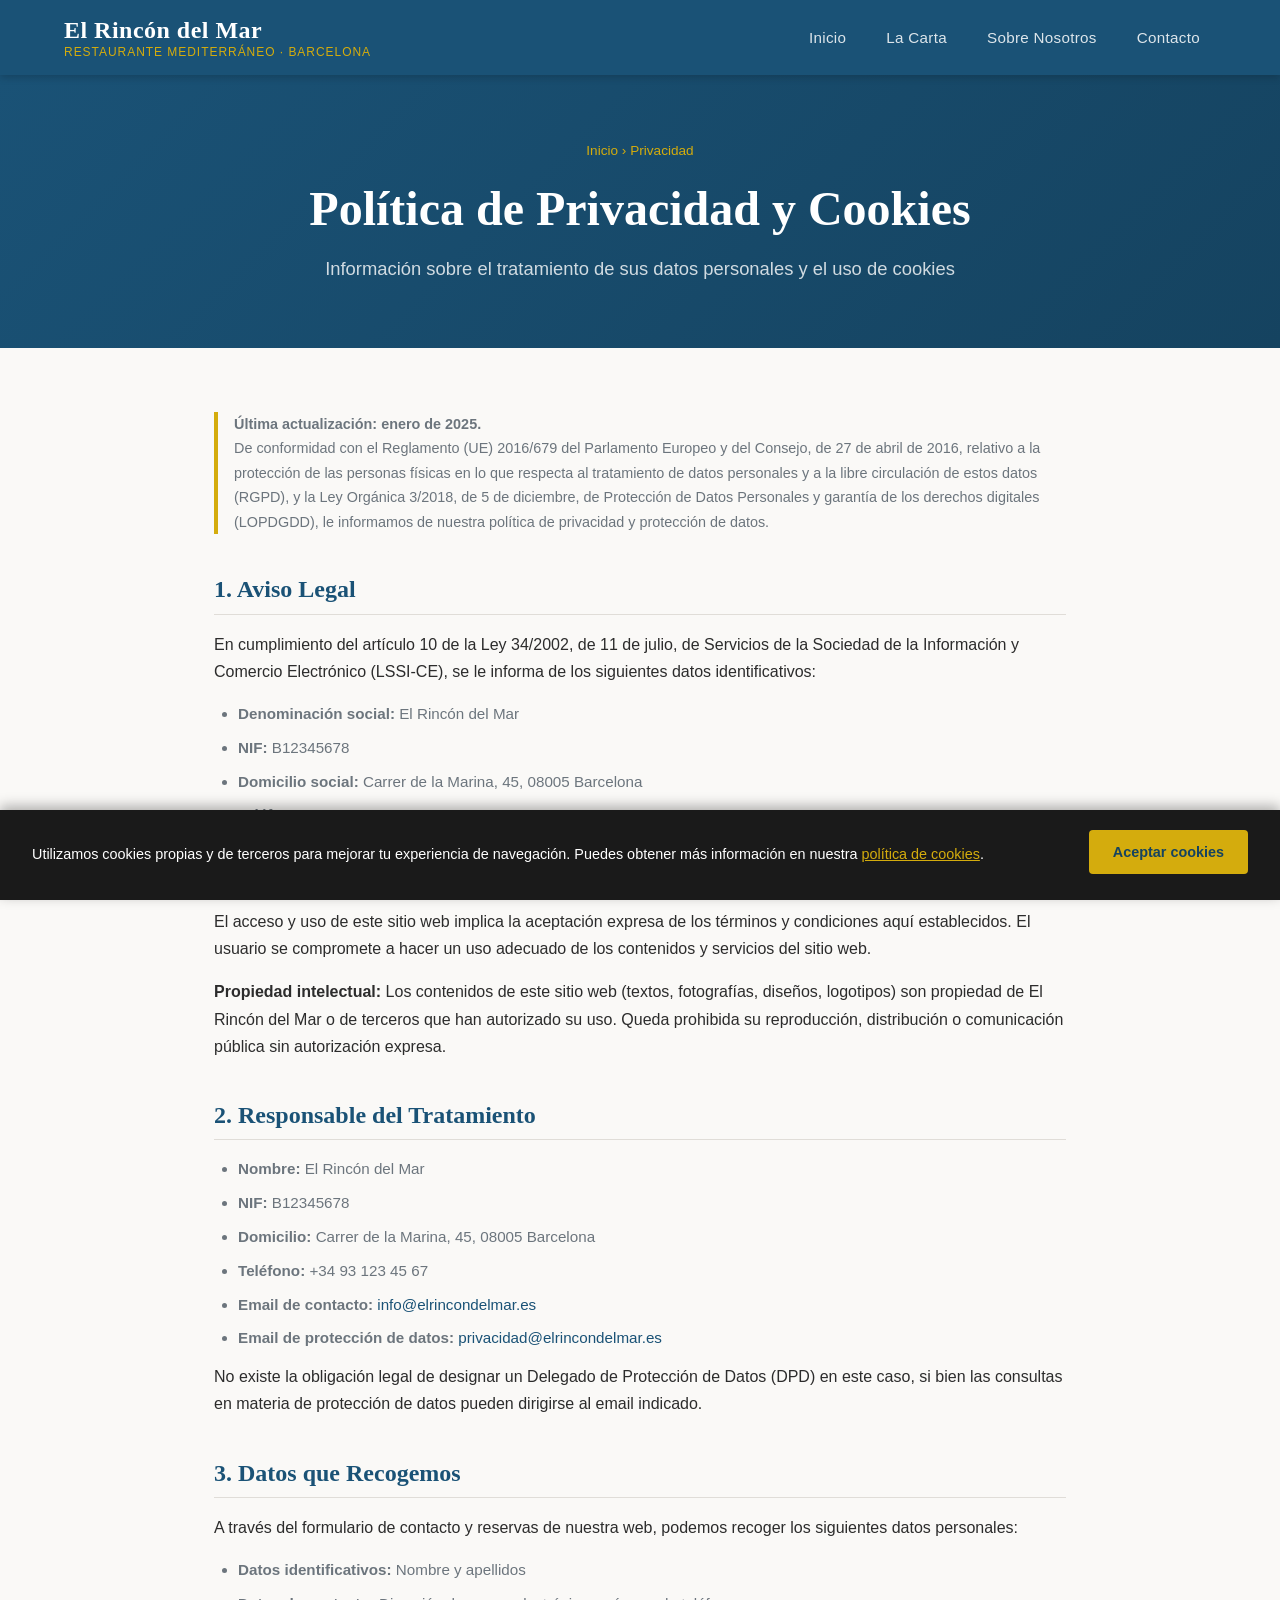
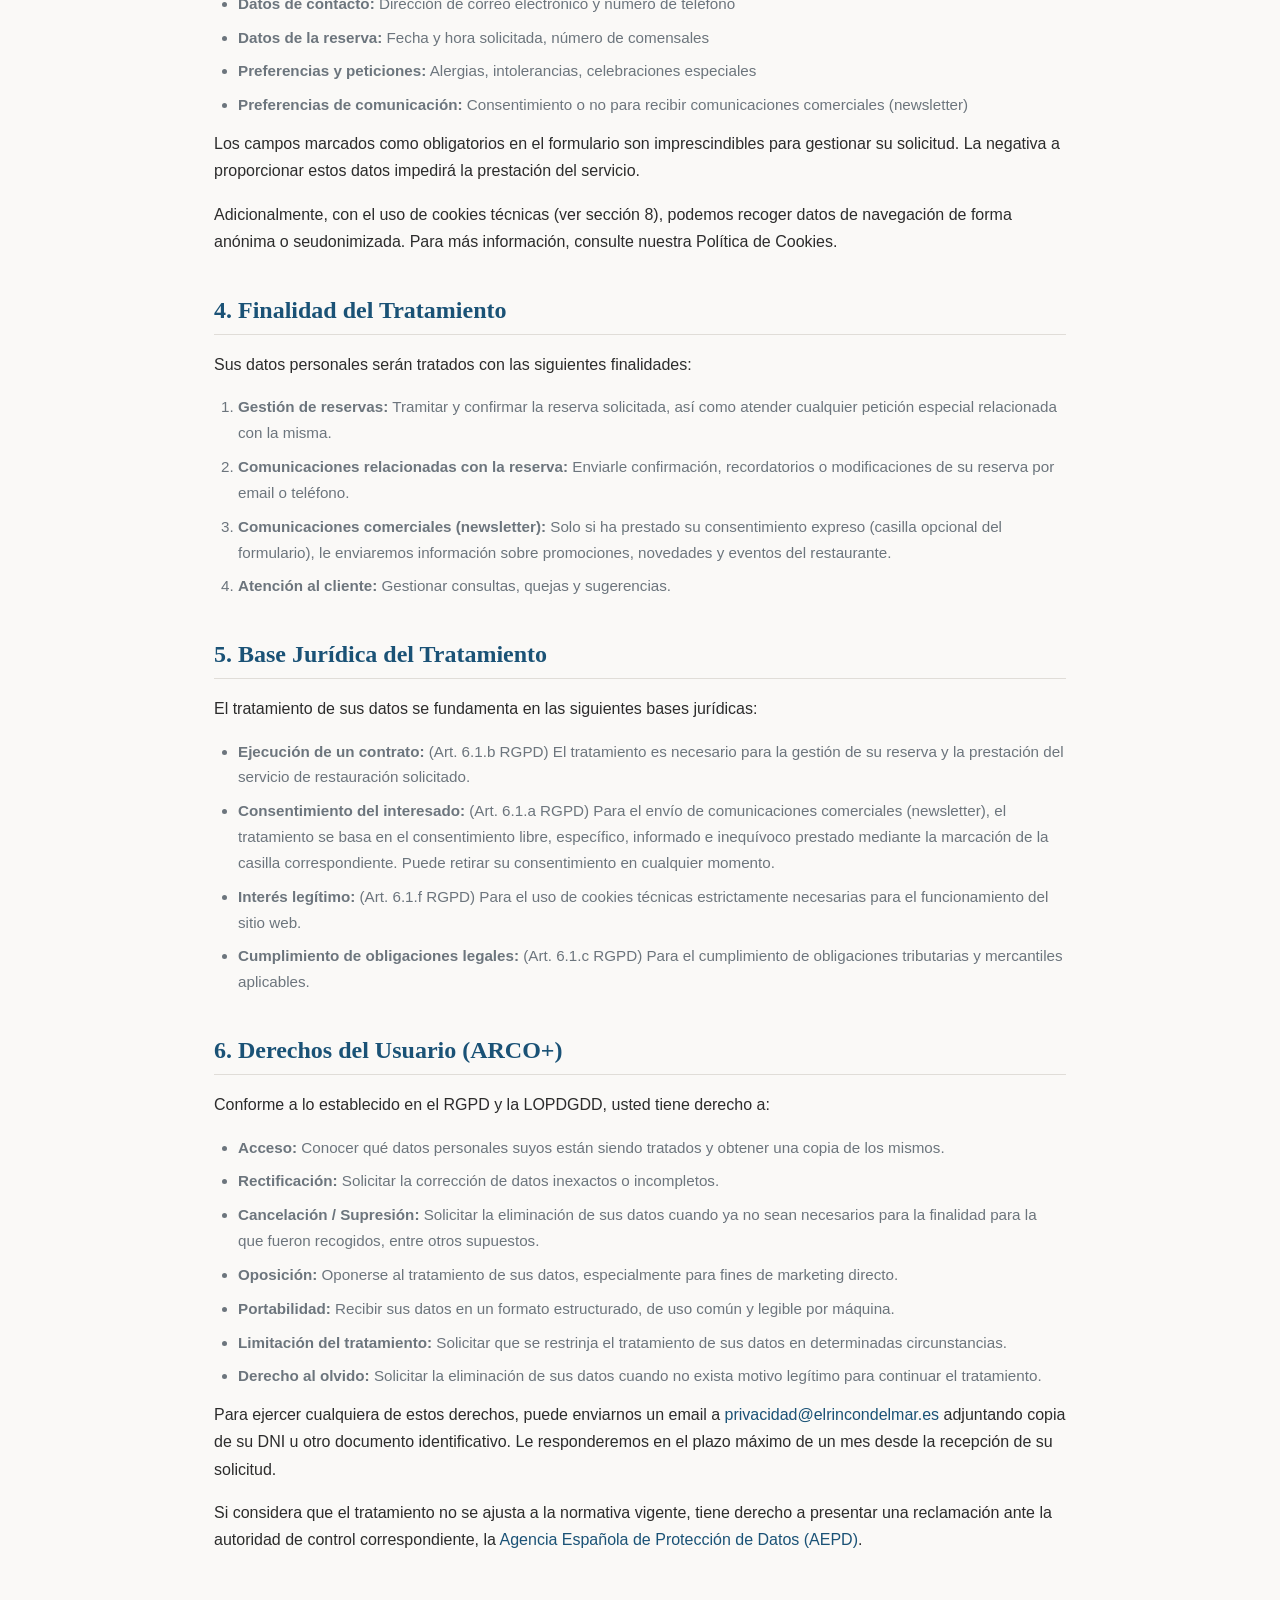
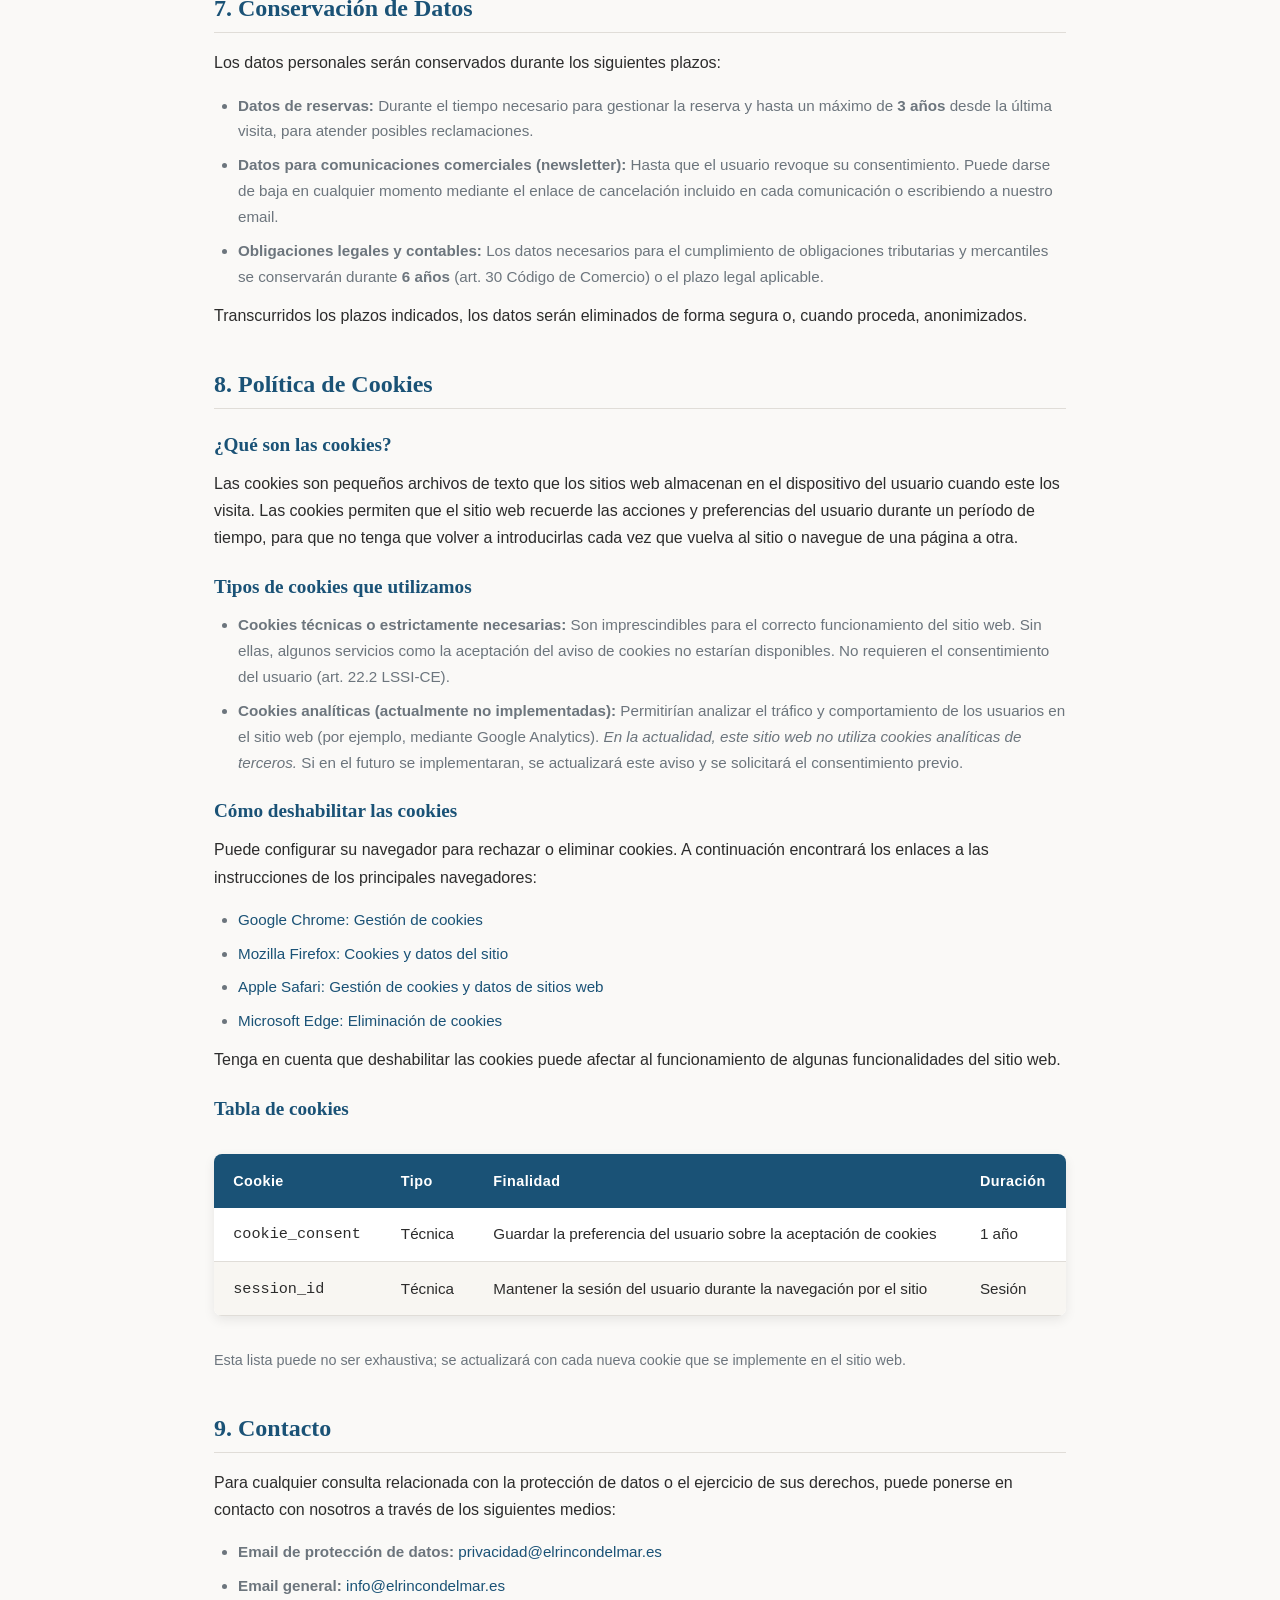
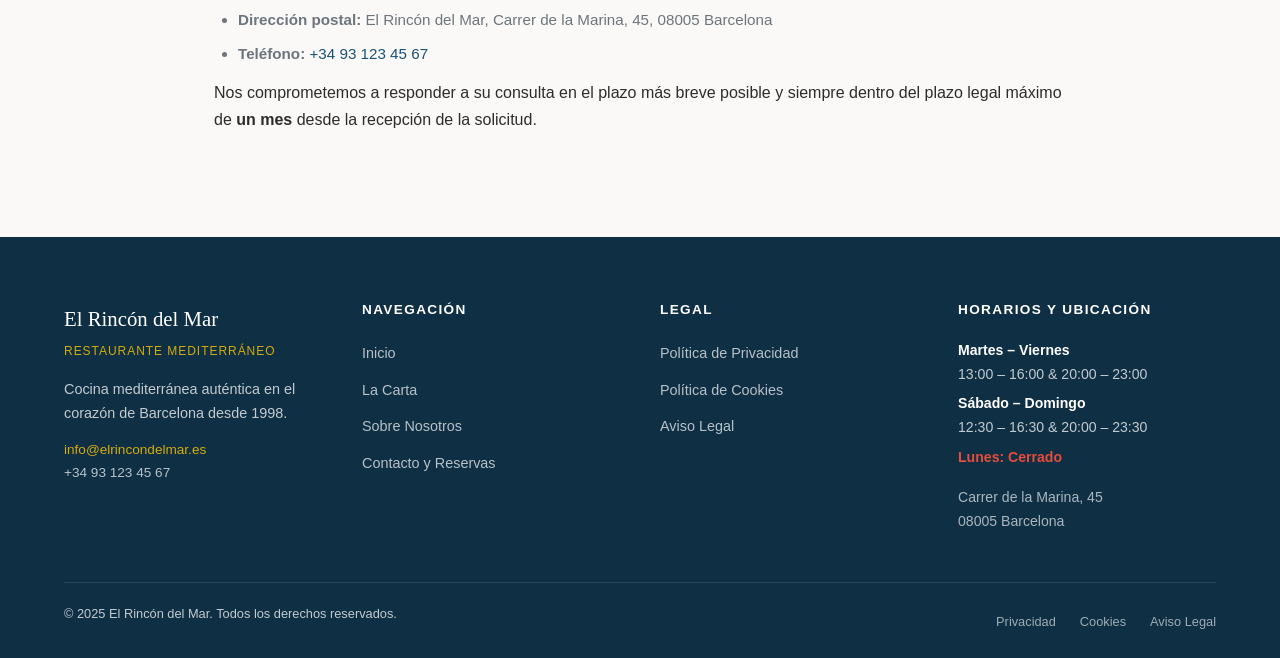
<file: privacidad.html>
<!DOCTYPE html>
<html lang="es">
<head>
  <!-- Codificación de caracteres -->
  <meta charset="UTF-8">
  <!-- Viewport para diseño responsivo -->
  <meta name="viewport" content="width=device-width, initial-scale=1.0">

  <!-- SEO: Metaetiquetas -->
  <meta name="description" content="Política de privacidad, aviso legal y política de cookies de El Rincón del Mar. Información sobre el tratamiento de datos personales conforme al RGPD y la LOPDGDD.">
  <meta name="keywords" content="política privacidad restaurante, RGPD restaurante, aviso legal restaurante Barcelona, política cookies web">
  <meta name="author" content="El Rincón del Mar">
  <!-- No indexar la página legal en buscadores si se prefiere -->
  <meta name="robots" content="noindex, follow">

  <!-- Open Graph -->
  <meta property="og:type" content="website">
  <meta property="og:title" content="Política de Privacidad y Cookies | El Rincón del Mar">
  <meta property="og:description" content="Información legal sobre privacidad, protección de datos y uso de cookies en El Rincón del Mar.">
  <meta property="og:url" content="https://www.elrincondelmar.es/privacidad.html">
  <meta property="og:locale" content="es_ES">
  <meta property="og:site_name" content="El Rincón del Mar">

  <title>Política de Privacidad y Cookies | El Rincón del Mar</title>
  <link rel="stylesheet" href="css/styles.css">
</head>
<body>

  <!-- Cookie: el input DEBE ser el PRIMER hijo del body -->
  <input type="checkbox" id="cookie-close" class="cookie-checkbox">

  <!-- ===================================================================
       CABECERA / HEADER
       =================================================================== -->
  <header class="site-header">
    <div class="header-inner">

      <!-- Logo -->
      <a href="index.html" class="logo" aria-label="El Rincón del Mar - Ir a inicio">
        <span class="logo-name">El Rincón del Mar</span>
        <span class="logo-tagline">Restaurante Mediterráneo · Barcelona</span>
      </a>

      <!-- Input checkbox para el menú hamburguesa -->
      <input type="checkbox" id="nav-toggle" class="nav-toggle" aria-hidden="true">

      <!-- Hamburger: 3 barras -->
      <label for="nav-toggle" class="nav-toggle-label">
        <span></span>
        <span></span>
        <span></span>
      </label>

      <!-- Navegación - ningún ítem activo en esta página legal -->
      <nav class="site-nav" aria-label="Navegación principal">
        <ul>
          <li><a href="index.html">Inicio</a></li>
          <li><a href="carta.html">La Carta</a></li>
          <li><a href="nosotros.html">Sobre Nosotros</a></li>
          <li><a href="contacto.html">Contacto</a></li>
        </ul>
      </nav>

    </div>
  </header>

  <!-- ===================================================================
       CONTENIDO PRINCIPAL
       =================================================================== -->
  <main>

    <!-- ---------------------------------------------------------------
         PAGE HERO
         --------------------------------------------------------------- -->
    <section class="page-hero" aria-label="Cabecera página legal">
      <div class="container">
        <p class="breadcrumb">Inicio &rsaquo; Privacidad</p>
        <h1>Política de Privacidad y Cookies</h1>
        <p>Información sobre el tratamiento de sus datos personales y el uso de cookies</p>
      </div>
    </section>

    <!-- ---------------------------------------------------------------
         CONTENIDO LEGAL
         Texto legal organizado en secciones con id para anclas.
         --------------------------------------------------------------- -->
    <div class="legal-content">

      <!-- Fecha de actualización -->
      <p class="legal-intro">
        <strong>Última actualización: enero de 2025.</strong><br>
        De conformidad con el Reglamento (UE) 2016/679 del Parlamento Europeo y del Consejo,
        de 27 de abril de 2016, relativo a la protección de las personas físicas en lo que
        respecta al tratamiento de datos personales y a la libre circulación de estos datos
        (RGPD), y la Ley Orgánica 3/2018, de 5 de diciembre, de Protección de Datos
        Personales y garantía de los derechos digitales (LOPDGDD), le informamos de nuestra
        política de privacidad y protección de datos.
      </p>

      <!-- -------------------------------------------------------
           SECCIÓN 1: AVISO LEGAL
           id="aviso-legal" para el ancla desde el footer
           ------------------------------------------------------- -->
      <section class="legal-section" id="aviso-legal" aria-labelledby="aviso-legal-heading">
        <h2 id="aviso-legal-heading">1. Aviso Legal</h2>
        <p>En cumplimiento del artículo 10 de la Ley 34/2002, de 11 de julio, de Servicios de la Sociedad de la Información y Comercio Electrónico (LSSI-CE), se le informa de los siguientes datos identificativos:</p>
        <ul>
          <li><strong>Denominación social:</strong> El Rincón del Mar</li>
          <li><strong>NIF:</strong> B12345678</li>
          <li><strong>Domicilio social:</strong> Carrer de la Marina, 45, 08005 Barcelona</li>
          <li><strong>Teléfono:</strong> +34 93 123 45 67</li>
          <li><strong>Correo electrónico:</strong> <a href="mailto:info@elrincondelmar.es">info@elrincondelmar.es</a></li>
          <li><strong>Actividad:</strong> Restauración y hostelería</li>
        </ul>
        <p>
          El acceso y uso de este sitio web implica la aceptación expresa de los términos y condiciones aquí establecidos.
          El usuario se compromete a hacer un uso adecuado de los contenidos y servicios del sitio web.
        </p>
        <p>
          <strong>Propiedad intelectual:</strong> Los contenidos de este sitio web (textos, fotografías, diseños, logotipos)
          son propiedad de El Rincón del Mar o de terceros que han autorizado su uso. Queda prohibida su reproducción,
          distribución o comunicación pública sin autorización expresa.
        </p>
      </section>

      <!-- -------------------------------------------------------
           SECCIÓN 2: RESPONSABLE DEL TRATAMIENTO
           ------------------------------------------------------- -->
      <section class="legal-section" aria-labelledby="responsable-heading">
        <h2 id="responsable-heading">2. Responsable del Tratamiento</h2>
        <ul>
          <li><strong>Nombre:</strong> El Rincón del Mar</li>
          <li><strong>NIF:</strong> B12345678</li>
          <li><strong>Domicilio:</strong> Carrer de la Marina, 45, 08005 Barcelona</li>
          <li><strong>Teléfono:</strong> +34 93 123 45 67</li>
          <li><strong>Email de contacto:</strong> <a href="mailto:info@elrincondelmar.es">info@elrincondelmar.es</a></li>
          <li><strong>Email de protección de datos:</strong> <a href="mailto:privacidad@elrincondelmar.es">privacidad@elrincondelmar.es</a></li>
        </ul>
        <p>
          No existe la obligación legal de designar un Delegado de Protección de Datos (DPD) en este caso,
          si bien las consultas en materia de protección de datos pueden dirigirse al email indicado.
        </p>
      </section>

      <!-- -------------------------------------------------------
           SECCIÓN 3: DATOS QUE RECOGEMOS
           ------------------------------------------------------- -->
      <section class="legal-section" aria-labelledby="datos-heading">
        <h2 id="datos-heading">3. Datos que Recogemos</h2>
        <p>A través del formulario de contacto y reservas de nuestra web, podemos recoger los siguientes datos personales:</p>
        <ul>
          <li><strong>Datos identificativos:</strong> Nombre y apellidos</li>
          <li><strong>Datos de contacto:</strong> Dirección de correo electrónico y número de teléfono</li>
          <li><strong>Datos de la reserva:</strong> Fecha y hora solicitada, número de comensales</li>
          <li><strong>Preferencias y peticiones:</strong> Alergias, intolerancias, celebraciones especiales</li>
          <li><strong>Preferencias de comunicación:</strong> Consentimiento o no para recibir comunicaciones comerciales (newsletter)</li>
        </ul>
        <p>
          Los campos marcados como obligatorios en el formulario son imprescindibles para gestionar su solicitud.
          La negativa a proporcionar estos datos impedirá la prestación del servicio.
        </p>
        <p>
          Adicionalmente, con el uso de cookies técnicas (ver sección 8), podemos recoger datos de navegación
          de forma anónima o seudonimizada. Para más información, consulte nuestra Política de Cookies.
        </p>
      </section>

      <!-- -------------------------------------------------------
           SECCIÓN 4: FINALIDAD DEL TRATAMIENTO
           ------------------------------------------------------- -->
      <section class="legal-section" aria-labelledby="finalidad-heading">
        <h2 id="finalidad-heading">4. Finalidad del Tratamiento</h2>
        <p>Sus datos personales serán tratados con las siguientes finalidades:</p>
        <ol>
          <li>
            <strong>Gestión de reservas:</strong> Tramitar y confirmar la reserva solicitada,
            así como atender cualquier petición especial relacionada con la misma.
          </li>
          <li>
            <strong>Comunicaciones relacionadas con la reserva:</strong> Enviarle confirmación,
            recordatorios o modificaciones de su reserva por email o teléfono.
          </li>
          <li>
            <strong>Comunicaciones comerciales (newsletter):</strong> Solo si ha prestado su
            consentimiento expreso (casilla opcional del formulario), le enviaremos información
            sobre promociones, novedades y eventos del restaurante.
          </li>
          <li>
            <strong>Atención al cliente:</strong> Gestionar consultas, quejas y sugerencias.
          </li>
        </ol>
      </section>

      <!-- -------------------------------------------------------
           SECCIÓN 5: BASE JURÍDICA
           ------------------------------------------------------- -->
      <section class="legal-section" aria-labelledby="base-juridica-heading">
        <h2 id="base-juridica-heading">5. Base Jurídica del Tratamiento</h2>
        <p>El tratamiento de sus datos se fundamenta en las siguientes bases jurídicas:</p>
        <ul>
          <li>
            <strong>Ejecución de un contrato:</strong> (Art. 6.1.b RGPD) El tratamiento es necesario
            para la gestión de su reserva y la prestación del servicio de restauración solicitado.
          </li>
          <li>
            <strong>Consentimiento del interesado:</strong> (Art. 6.1.a RGPD) Para el envío de
            comunicaciones comerciales (newsletter), el tratamiento se basa en el consentimiento
            libre, específico, informado e inequívoco prestado mediante la marcación de la casilla
            correspondiente. Puede retirar su consentimiento en cualquier momento.
          </li>
          <li>
            <strong>Interés legítimo:</strong> (Art. 6.1.f RGPD) Para el uso de cookies técnicas
            estrictamente necesarias para el funcionamiento del sitio web.
          </li>
          <li>
            <strong>Cumplimiento de obligaciones legales:</strong> (Art. 6.1.c RGPD) Para el
            cumplimiento de obligaciones tributarias y mercantiles aplicables.
          </li>
        </ul>
      </section>

      <!-- -------------------------------------------------------
           SECCIÓN 6: DERECHOS DEL USUARIO
           ------------------------------------------------------- -->
      <section class="legal-section" aria-labelledby="derechos-heading">
        <h2 id="derechos-heading">6. Derechos del Usuario (ARCO+)</h2>
        <p>
          Conforme a lo establecido en el RGPD y la LOPDGDD, usted tiene derecho a:
        </p>
        <ul>
          <li>
            <strong>Acceso:</strong> Conocer qué datos personales suyos están siendo tratados
            y obtener una copia de los mismos.
          </li>
          <li>
            <strong>Rectificación:</strong> Solicitar la corrección de datos inexactos o incompletos.
          </li>
          <li>
            <strong>Cancelación / Supresión:</strong> Solicitar la eliminación de sus datos
            cuando ya no sean necesarios para la finalidad para la que fueron recogidos, entre otros supuestos.
          </li>
          <li>
            <strong>Oposición:</strong> Oponerse al tratamiento de sus datos, especialmente para
            fines de marketing directo.
          </li>
          <li>
            <strong>Portabilidad:</strong> Recibir sus datos en un formato estructurado, de uso
            común y legible por máquina.
          </li>
          <li>
            <strong>Limitación del tratamiento:</strong> Solicitar que se restrinja el tratamiento
            de sus datos en determinadas circunstancias.
          </li>
          <li>
            <strong>Derecho al olvido:</strong> Solicitar la eliminación de sus datos cuando no
            exista motivo legítimo para continuar el tratamiento.
          </li>
        </ul>
        <p>
          Para ejercer cualquiera de estos derechos, puede enviarnos un email a
          <a href="mailto:privacidad@elrincondelmar.es">privacidad@elrincondelmar.es</a>
          adjuntando copia de su DNI u otro documento identificativo.
          Le responderemos en el plazo máximo de un mes desde la recepción de su solicitud.
        </p>
        <p>
          Si considera que el tratamiento no se ajusta a la normativa vigente, tiene derecho a
          presentar una reclamación ante la autoridad de control correspondiente, la
          <a href="https://www.aepd.es" target="_blank" rel="noopener noreferrer">Agencia Española de Protección de Datos (AEPD)</a>.
        </p>
      </section>

      <!-- -------------------------------------------------------
           SECCIÓN 7: CONSERVACIÓN DE DATOS
           ------------------------------------------------------- -->
      <section class="legal-section" aria-labelledby="conservacion-heading">
        <h2 id="conservacion-heading">7. Conservación de Datos</h2>
        <p>Los datos personales serán conservados durante los siguientes plazos:</p>
        <ul>
          <li>
            <strong>Datos de reservas:</strong> Durante el tiempo necesario para gestionar la
            reserva y hasta un máximo de <strong>3 años</strong> desde la última visita, para
            atender posibles reclamaciones.
          </li>
          <li>
            <strong>Datos para comunicaciones comerciales (newsletter):</strong> Hasta que el
            usuario revoque su consentimiento. Puede darse de baja en cualquier momento mediante
            el enlace de cancelación incluido en cada comunicación o escribiendo a nuestro email.
          </li>
          <li>
            <strong>Obligaciones legales y contables:</strong> Los datos necesarios para el
            cumplimiento de obligaciones tributarias y mercantiles se conservarán durante
            <strong>6 años</strong> (art. 30 Código de Comercio) o el plazo legal aplicable.
          </li>
        </ul>
        <p>
          Transcurridos los plazos indicados, los datos serán eliminados de forma segura o,
          cuando proceda, anonimizados.
        </p>
      </section>

      <!-- -------------------------------------------------------
           SECCIÓN 8: POLÍTICA DE COOKIES
           id="cookies" para el ancla desde el footer y el banner
           ------------------------------------------------------- -->
      <section class="legal-section" id="cookies" aria-labelledby="cookies-heading">
        <h2 id="cookies-heading">8. Política de Cookies</h2>

        <!-- Qué son las cookies -->
        <h3 style="font-size:1.2rem; margin:1.5rem 0 0.75rem;">¿Qué son las cookies?</h3>
        <p>
          Las cookies son pequeños archivos de texto que los sitios web almacenan en el
          dispositivo del usuario cuando este los visita. Las cookies permiten que el sitio web
          recuerde las acciones y preferencias del usuario durante un período de tiempo, para
          que no tenga que volver a introducirlas cada vez que vuelva al sitio o navegue de
          una página a otra.
        </p>

        <!-- Tipos de cookies utilizadas -->
        <h3 style="font-size:1.2rem; margin:1.5rem 0 0.75rem;">Tipos de cookies que utilizamos</h3>
        <ul>
          <li>
            <strong>Cookies técnicas o estrictamente necesarias:</strong>
            Son imprescindibles para el correcto funcionamiento del sitio web. Sin ellas,
            algunos servicios como la aceptación del aviso de cookies no estarían disponibles.
            No requieren el consentimiento del usuario (art. 22.2 LSSI-CE).
          </li>
          <li>
            <strong>Cookies analíticas (actualmente no implementadas):</strong>
            Permitirían analizar el tráfico y comportamiento de los usuarios en el sitio web
            (por ejemplo, mediante Google Analytics). <em>En la actualidad, este sitio web
            no utiliza cookies analíticas de terceros.</em> Si en el futuro se implementaran,
            se actualizará este aviso y se solicitará el consentimiento previo.
          </li>
        </ul>

        <!-- Cómo deshabilitar las cookies -->
        <h3 style="font-size:1.2rem; margin:1.5rem 0 0.75rem;">Cómo deshabilitar las cookies</h3>
        <p>
          Puede configurar su navegador para rechazar o eliminar cookies. A continuación
          encontrará los enlaces a las instrucciones de los principales navegadores:
        </p>
        <ul>
          <li>
            <a href="https://support.google.com/chrome/answer/95647" target="_blank" rel="noopener noreferrer">
              Google Chrome: Gestión de cookies
            </a>
          </li>
          <li>
            <a href="https://support.mozilla.org/es/kb/habilitar-y-deshabilitar-cookies-sitios-web-rastrear-preferencias" target="_blank" rel="noopener noreferrer">
              Mozilla Firefox: Cookies y datos del sitio
            </a>
          </li>
          <li>
            <a href="https://support.apple.com/es-es/guide/safari/sfri11471/mac" target="_blank" rel="noopener noreferrer">
              Apple Safari: Gestión de cookies y datos de sitios web
            </a>
          </li>
          <li>
            <a href="https://support.microsoft.com/es-es/microsoft-edge/eliminar-las-cookies-en-microsoft-edge-63947406-40ac-c3b8-57b9-2a946a29ae09" target="_blank" rel="noopener noreferrer">
              Microsoft Edge: Eliminación de cookies
            </a>
          </li>
        </ul>
        <p>
          Tenga en cuenta que deshabilitar las cookies puede afectar al funcionamiento
          de algunas funcionalidades del sitio web.
        </p>

        <!-- Tabla de cookies utilizadas -->
        <h3 style="font-size:1.2rem; margin:1.5rem 0 0.75rem;">Tabla de cookies</h3>
        <div class="table-wrap">
          <table>
            <thead>
              <tr>
                <th scope="col">Cookie</th>
                <th scope="col">Tipo</th>
                <th scope="col">Finalidad</th>
                <th scope="col">Duración</th>
              </tr>
            </thead>
            <tbody>
              <tr>
                <td><code>cookie_consent</code></td>
                <td>Técnica</td>
                <td>Guardar la preferencia del usuario sobre la aceptación de cookies</td>
                <td>1 año</td>
              </tr>
              <tr>
                <td><code>session_id</code></td>
                <td>Técnica</td>
                <td>Mantener la sesión del usuario durante la navegación por el sitio</td>
                <td>Sesión</td>
              </tr>
            </tbody>
          </table>
        </div>

        <p style="margin-top:1rem; font-size:0.9rem; color:var(--text-muted);">
          Esta lista puede no ser exhaustiva; se actualizará con cada nueva cookie que se
          implemente en el sitio web.
        </p>
      </section>

      <!-- -------------------------------------------------------
           SECCIÓN 9: CONTACTO
           ------------------------------------------------------- -->
      <section class="legal-section" aria-labelledby="contacto-legal-heading">
        <h2 id="contacto-legal-heading">9. Contacto</h2>
        <p>
          Para cualquier consulta relacionada con la protección de datos o el ejercicio de sus
          derechos, puede ponerse en contacto con nosotros a través de los siguientes medios:
        </p>
        <ul>
          <li><strong>Email de protección de datos:</strong> <a href="mailto:privacidad@elrincondelmar.es">privacidad@elrincondelmar.es</a></li>
          <li><strong>Email general:</strong> <a href="mailto:info@elrincondelmar.es">info@elrincondelmar.es</a></li>
          <li><strong>Dirección postal:</strong> El Rincón del Mar, Carrer de la Marina, 45, 08005 Barcelona</li>
          <li><strong>Teléfono:</strong> <a href="tel:+34931234567">+34 93 123 45 67</a></li>
        </ul>
        <p>
          Nos comprometemos a responder a su consulta en el plazo más breve posible y siempre
          dentro del plazo legal máximo de <strong>un mes</strong> desde la recepción de la solicitud.
        </p>
      </section>

    </div><!-- fin legal-content -->

  </main>

  <!-- ===================================================================
       PIE DE PÁGINA / FOOTER
       =================================================================== -->
  <footer class="site-footer">
    <div class="container">

      <div class="footer-grid">

        <!-- Columna 1: Marca -->
        <div class="footer-col">
          <span class="footer-logo-name">El Rincón del Mar</span>
          <span class="footer-logo-tagline">Restaurante Mediterráneo</span>
          <p>Cocina mediterránea auténtica en el corazón de Barcelona desde 1998.</p>
          <p style="margin-top:0.75rem; font-size:0.85rem;">
            <a href="mailto:info@elrincondelmar.es" style="color:var(--secondary);">info@elrincondelmar.es</a><br>
            <a href="tel:+34931234567" style="color:rgba(255,255,255,0.7);">+34 93 123 45 67</a>
          </p>
        </div>

        <!-- Columna 2: Navegación -->
        <nav class="footer-col" aria-label="Navegación del footer">
          <h3>Navegación</h3>
          <ul class="footer-nav">
            <li><a href="index.html">Inicio</a></li>
            <li><a href="carta.html">La Carta</a></li>
            <li><a href="nosotros.html">Sobre Nosotros</a></li>
            <li><a href="contacto.html">Contacto y Reservas</a></li>
          </ul>
        </nav>

        <!-- Columna 3: Legal -->
        <nav class="footer-col" aria-label="Páginas legales">
          <h3>Legal</h3>
          <ul class="footer-nav">
            <li><a href="privacidad.html">Política de Privacidad</a></li>
            <li><a href="privacidad.html#cookies">Política de Cookies</a></li>
            <li><a href="privacidad.html#aviso-legal">Aviso Legal</a></li>
          </ul>
        </nav>

        <!-- Columna 4: Horarios -->
        <div class="footer-col">
          <h3>Horarios y Ubicación</h3>
          <div class="footer-hours">
            <p><strong>Martes – Viernes</strong><br>13:00 – 16:00 &amp; 20:00 – 23:00</p>
            <p><strong>Sábado – Domingo</strong><br>12:30 – 16:30 &amp; 20:00 – 23:30</p>
            <p><strong style="color:#e74c3c;">Lunes: Cerrado</strong></p>
          </div>
          <address style="font-style:normal; margin-top:1rem; font-size:0.88rem; color:rgba(255,255,255,0.65);">
            Carrer de la Marina, 45<br>08005 Barcelona
          </address>
        </div>

      </div><!-- fin footer-grid -->

      <div class="footer-bottom">
        <p>&copy; 2025 El Rincón del Mar. Todos los derechos reservados.</p>
        <nav class="footer-legal" aria-label="Legal">
          <a href="privacidad.html">Privacidad</a>
          <a href="privacidad.html#cookies">Cookies</a>
          <a href="privacidad.html#aviso-legal">Aviso Legal</a>
        </nav>
      </div>

    </div>
  </footer>

  <!-- ===================================================================
       BANNER DE COOKIES (debe ser el último elemento antes de </body>)
       =================================================================== -->
  <div class="cookie-banner" role="dialog" aria-label="Aviso de cookies" aria-live="polite">
    <p>
      Utilizamos cookies propias y de terceros para mejorar tu experiencia de navegación.
      Puedes obtener más información en nuestra
      <a href="privacidad.html#cookies">política de cookies</a>.
    </p>
    <label for="cookie-close" class="cookie-btn">Aceptar cookies</label>
  </div>

</body>
</html>
</file>
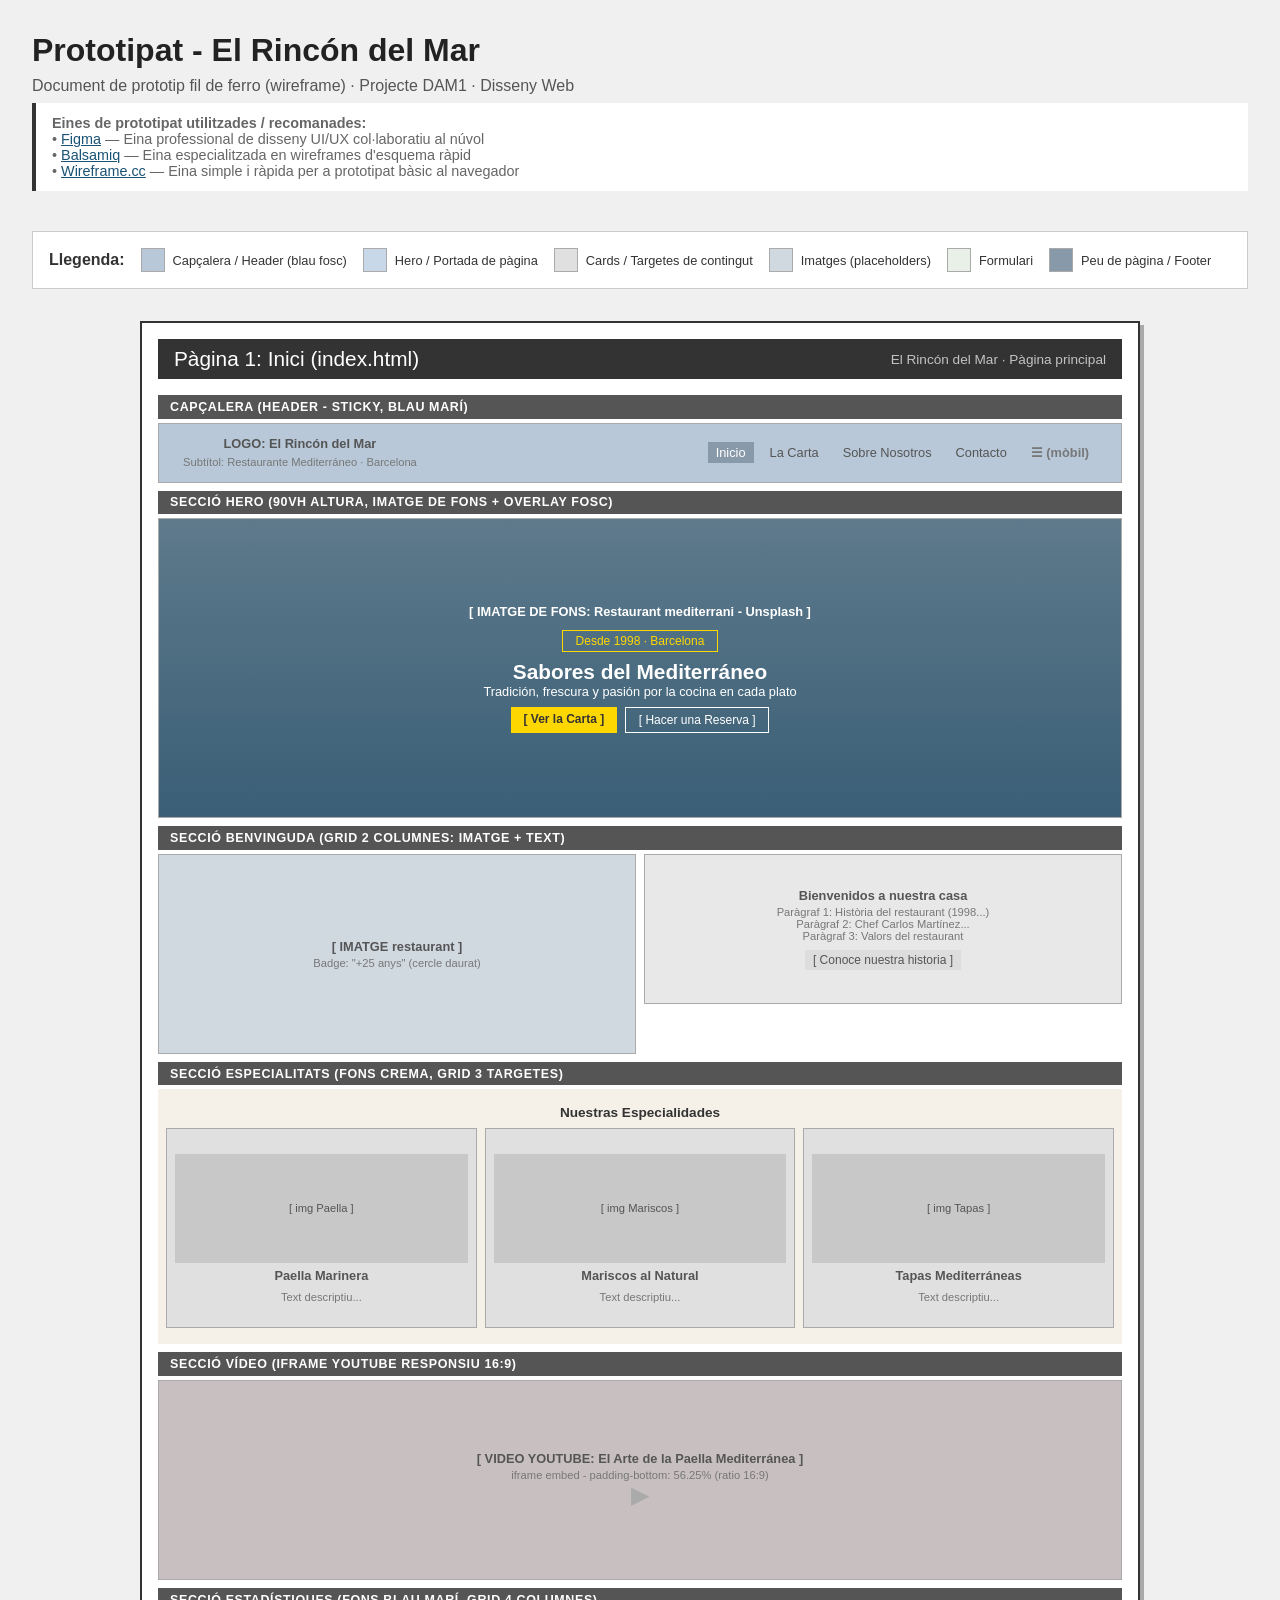
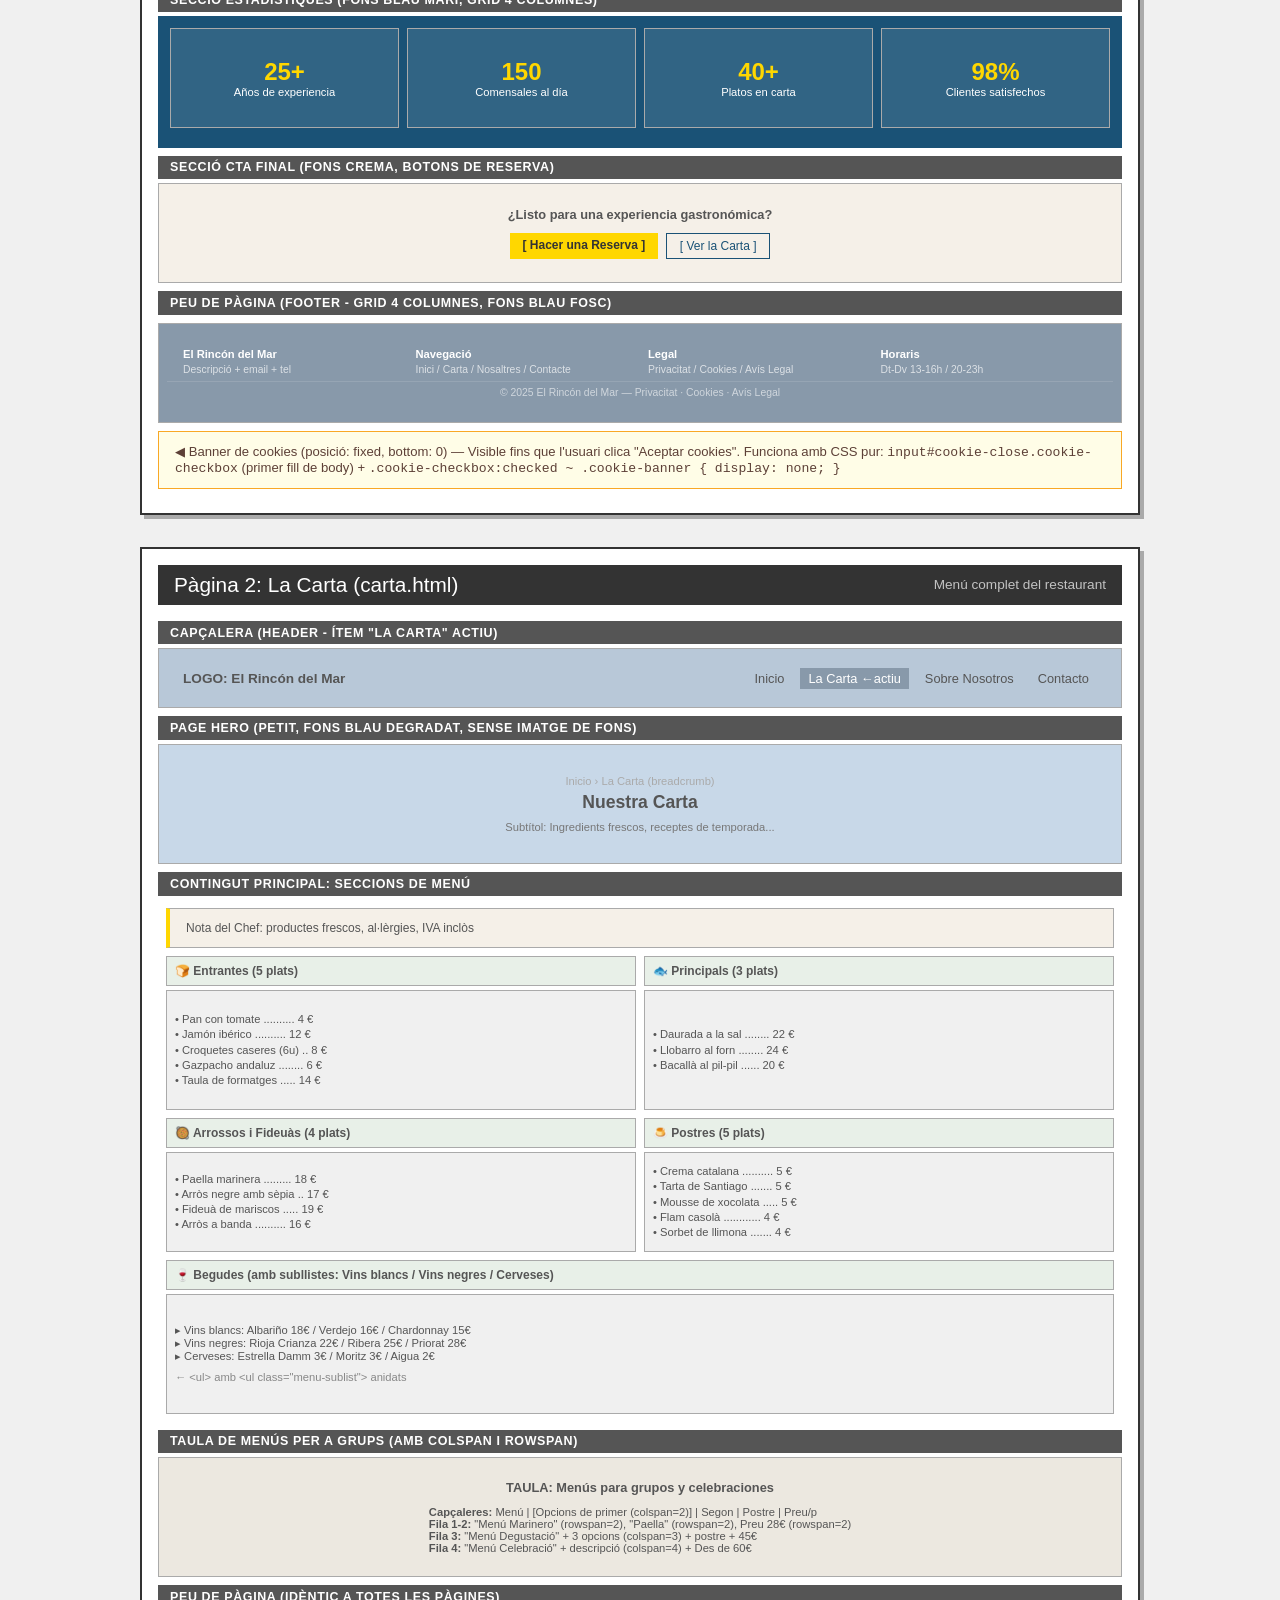
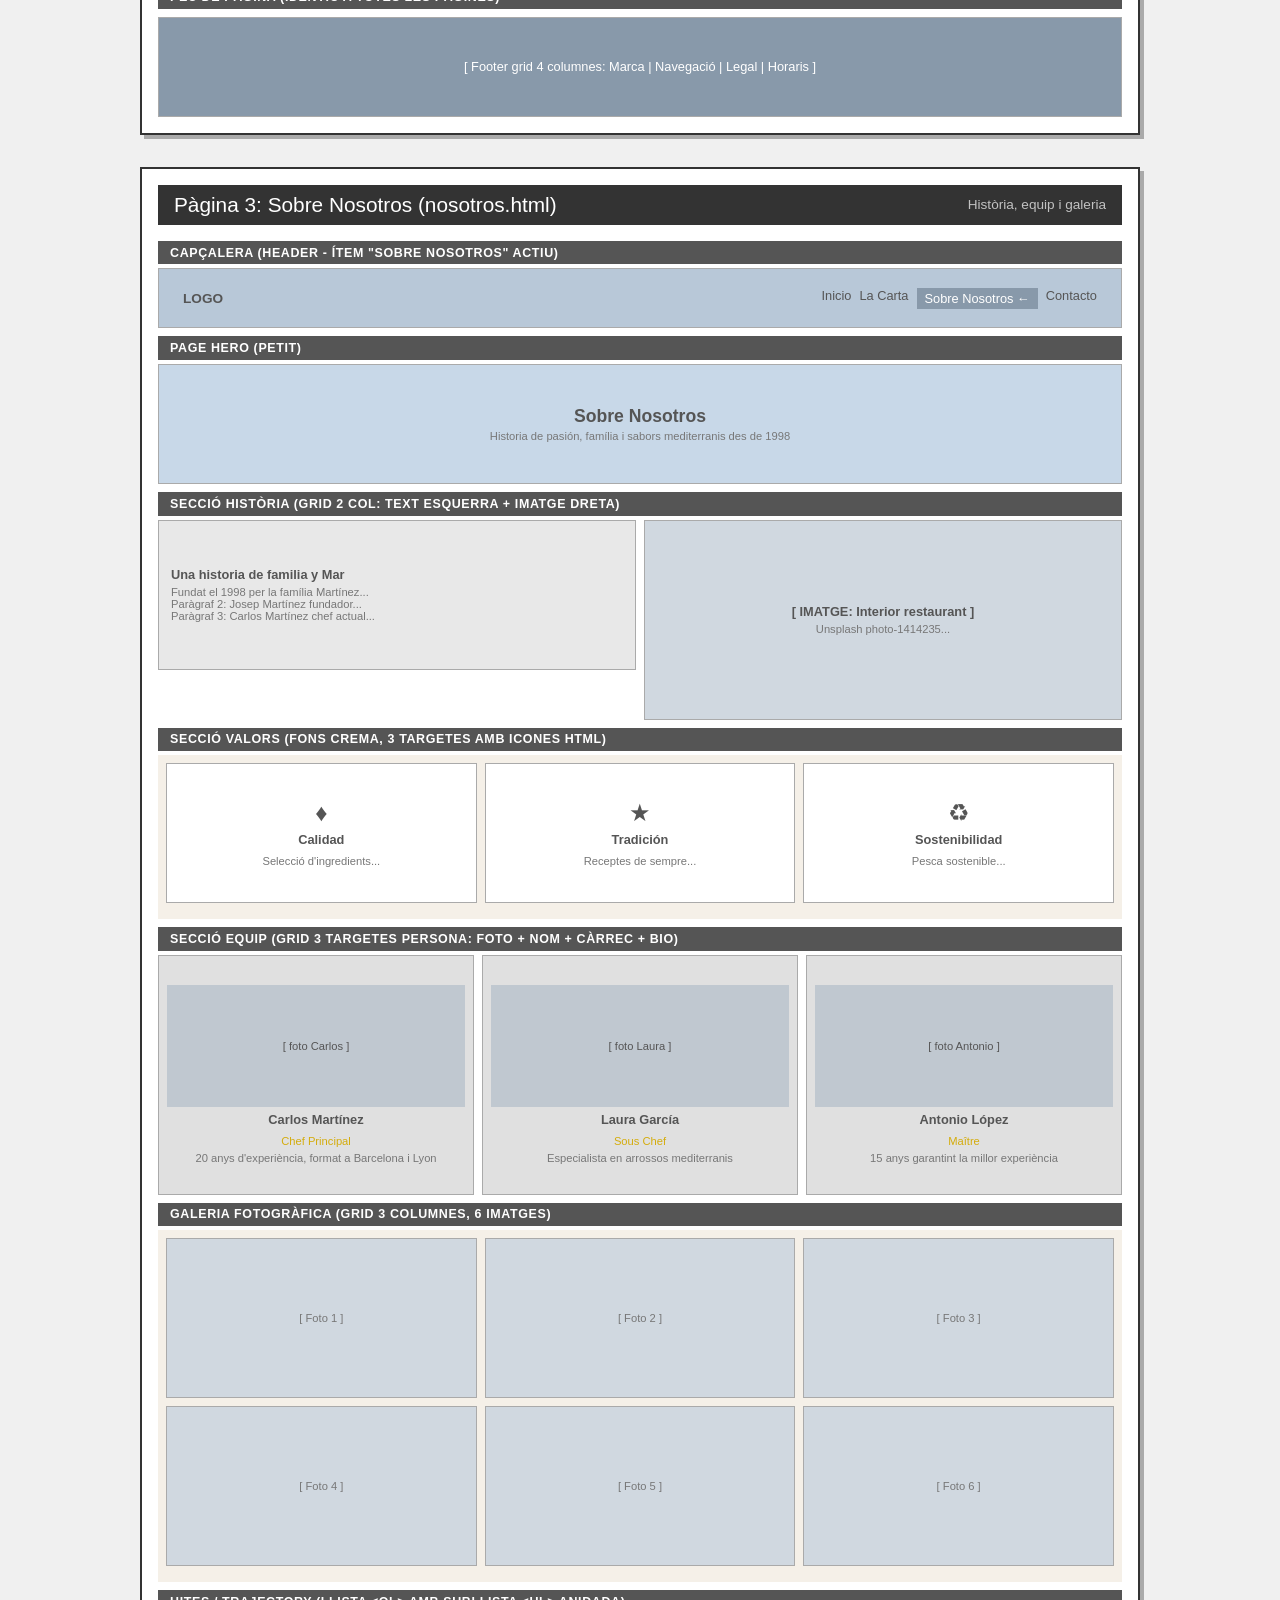
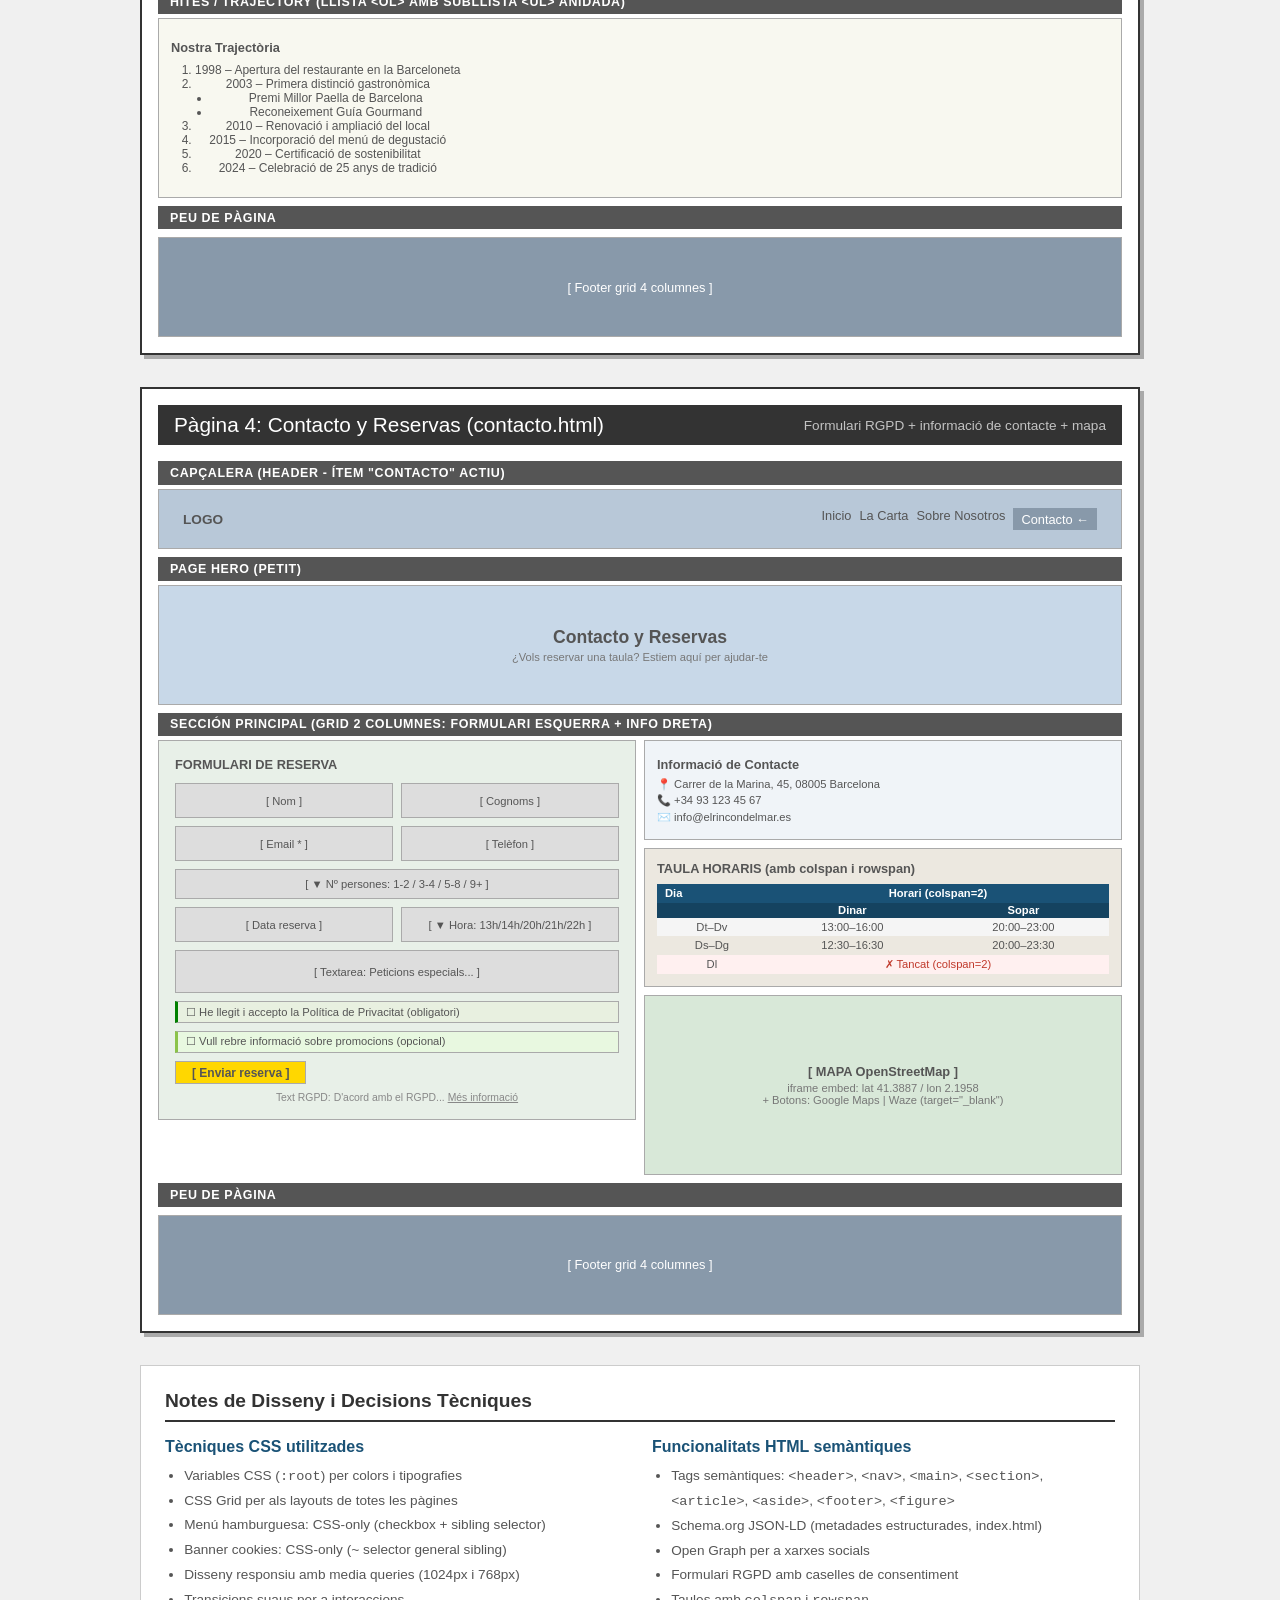
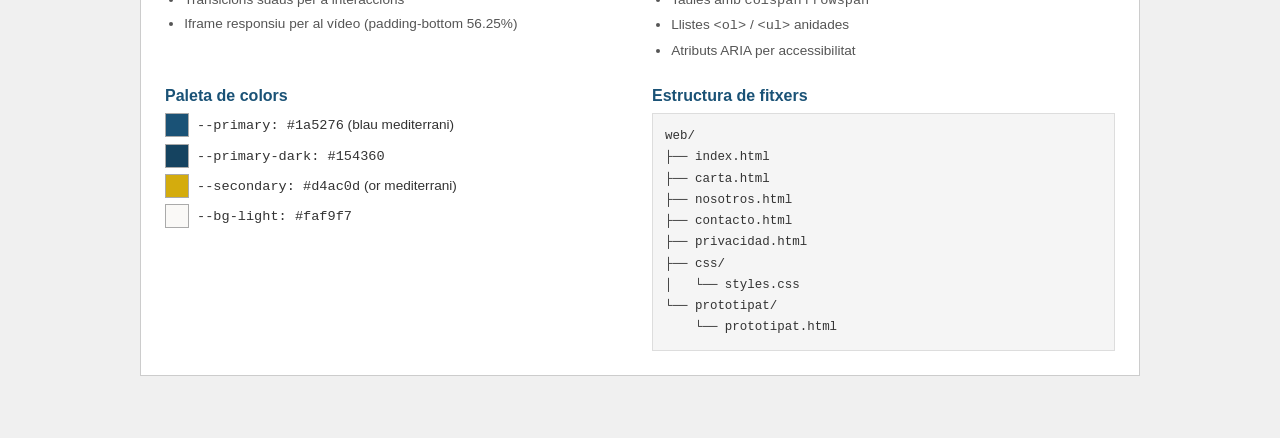
<file: prototipat/prototipat.html>
<!DOCTYPE html>
<html lang="es">
<head>
  <!-- Codificació de caràcters -->
  <meta charset="UTF-8">
  <!-- Viewport per a disseny responsiu -->
  <meta name="viewport" content="width=device-width, initial-scale=1.0">
  <!-- No indexar aquesta pàgina de prototip -->
  <meta name="robots" content="noindex, nofollow">

  <title>Prototipat - El Rincón del Mar</title>

  <style>
    /* ============================================================
       ESTILS DEL PROTOTIP (wireframe)
       Estils mínims per mostrar caixes i etiquetes sense disseny real.
       ============================================================ */

    /* Reset mínim */
    *, *::before, *::after {
      box-sizing: border-box;
      margin: 0;
      padding: 0;
    }

    body {
      font-family: Arial, Helvetica, sans-serif;
      background: #f0f0f0;
      padding: 2rem;
      color: #333;
    }

    /* Títol principal del document de prototip */
    .proto-title {
      font-size: 2rem;
      font-weight: bold;
      color: #222;
      margin-bottom: 0.5rem;
    }

    .proto-subtitle {
      font-size: 1rem;
      color: #555;
      margin-bottom: 0.5rem;
    }

    .proto-tools {
      font-size: 0.9rem;
      color: #666;
      margin-bottom: 2.5rem;
      padding: 0.75rem 1rem;
      background: #fff;
      border-left: 4px solid #333;
    }

    .proto-tools a {
      color: #1a5276;
    }

    /* Contenidor de cada pàgina wireframe */
    .page-wireframe {
      background: white;
      margin: 2rem auto;
      max-width: 1000px;
      border: 2px solid #333;
      padding: 1rem;
      box-shadow: 4px 4px 0 #aaa;
    }

    /* Títol de cada pàgina wireframe */
    .page-title {
      background: #333;
      color: white;
      padding: 0.5rem 1rem;
      font-size: 1.3rem;
      margin-bottom: 1rem;
      display: flex;
      align-items: center;
      justify-content: space-between;
    }

    .page-title span {
      font-size: 0.85rem;
      opacity: 0.7;
      font-weight: normal;
    }

    /* Caixa genèrica de wireframe */
    .wf-box {
      background: #ddd;
      border: 1px solid #aaa;
      display: flex;
      align-items: center;
      justify-content: center;
      color: #555;
      font-size: 0.85rem;
      text-align: center;
      padding: 0.5rem;
    }

    /* Etiqueta de secció (barra gris fosca) */
    .section-label {
      background: #555;
      color: white;
      padding: 0.3rem 0.75rem;
      font-size: 0.78rem;
      font-weight: bold;
      margin: 0.5rem 0 0.25rem;
      letter-spacing: 0.05em;
      text-transform: uppercase;
    }

    /* Mides estàndard de caixes */
    .wf-header {
      height: 60px;
      margin-bottom: 0.5rem;
      background: #b8c8d8;
    }

    .wf-page-hero {
      height: 120px;
      margin-bottom: 0.5rem;
      background: #c8d8e8;
    }

    .wf-hero {
      height: 300px;
      margin-bottom: 0.5rem;
      background: #c0c8d0;
    }

    .wf-card {
      height: 200px;
      background: #e0e0e0;
    }

    .wf-text {
      height: 150px;
      background: #e8e8e8;
    }

    .wf-img {
      height: 200px;
      background: #d0d8e0;
    }

    .wf-img-tall {
      height: 280px;
      background: #d0d8e0;
    }

    .wf-stats {
      height: 100px;
      background: #b8c8d8;
    }

    .wf-cta {
      height: 100px;
      background: #d8e8d0;
    }

    .wf-footer {
      height: 100px;
      margin-top: 0.5rem;
      background: #8899aa;
      color: white;
      font-size: 0.9rem;
    }

    .wf-form {
      height: 380px;
      background: #e8f0e8;
    }

    .wf-map {
      height: 180px;
      background: #d8e8d8;
    }

    .wf-table {
      height: 120px;
      background: #ece8e0;
    }

    .wf-gallery-img {
      height: 160px;
      background: #d0d8e0;
    }

    .wf-team-card {
      height: 240px;
      background: #e0e0e0;
    }

    .wf-timeline {
      height: 180px;
      background: #e8e8e0;
    }

    .wf-video {
      height: 200px;
      background: #c8c0c0;
    }

    .wf-legal-block {
      height: 100px;
      background: #e8e8e8;
      margin-bottom: 0.5rem;
    }

    /* Graelles */
    .wf-grid-4 {
      display: grid;
      grid-template-columns: repeat(4, 1fr);
      gap: 0.5rem;
      margin-bottom: 0.5rem;
    }

    .wf-grid-3 {
      display: grid;
      grid-template-columns: repeat(3, 1fr);
      gap: 0.5rem;
      margin-bottom: 0.5rem;
    }

    .wf-grid-2 {
      display: grid;
      grid-template-columns: 1fr 1fr;
      gap: 0.5rem;
      margin-bottom: 0.5rem;
    }

    .wf-grid-2-3 {
      display: grid;
      grid-template-columns: 1fr 1fr 1fr;
      gap: 0.5rem;
      margin-bottom: 0.5rem;
    }

    /* Etiqueta visual */
    .wf-label {
      font-weight: bold;
      font-size: 0.8rem;
      display: block;
      margin-bottom: 0.2rem;
    }

    .wf-note {
      font-size: 0.7rem;
      color: #777;
    }

    /* Separació entre seccions del wireframe */
    .wf-gap {
      height: 0.5rem;
    }

    /* Llegenda de colors */
    .legend {
      display: flex;
      gap: 1rem;
      flex-wrap: wrap;
      margin: 1.5rem 0;
      padding: 1rem;
      background: white;
      border: 1px solid #ccc;
    }

    .legend-item {
      display: flex;
      align-items: center;
      gap: 0.5rem;
      font-size: 0.8rem;
    }

    .legend-color {
      width: 24px;
      height: 24px;
      border: 1px solid #aaa;
      flex-shrink: 0;
    }

    /* Indicador de pàgina activa al nav del wireframe */
    .wf-nav-active {
      background: #8899aa;
      color: white;
    }

    /* Nota de disseny */
    .design-note {
      background: #fffde7;
      border: 1px solid #f9a825;
      padding: 0.75rem 1rem;
      font-size: 0.82rem;
      color: #5d4037;
      margin: 0.5rem 0;
    }
  </style>
</head>
<body>

  <!-- ===================================================================
       TÍTOL PRINCIPAL DEL DOCUMENT DE PROTOTIPAT
       =================================================================== -->
  <h1 class="proto-title">Prototipat - El Rincón del Mar</h1>
  <p class="proto-subtitle">Document de prototip fil de ferro (wireframe) · Projecte DAM1 · Disseny Web</p>

  <div class="proto-tools">
    <strong>Eines de prototipat utilitzades / recomanades:</strong><br>
    &bull; <a href="https://figma.com" target="_blank" rel="noopener noreferrer">Figma</a> — Eina professional de disseny UI/UX col·laboratiu al núvol<br>
    &bull; <a href="https://balsamiq.com" target="_blank" rel="noopener noreferrer">Balsamiq</a> — Eina especialitzada en wireframes d'esquema ràpid<br>
    &bull; <a href="https://wireframe.cc" target="_blank" rel="noopener noreferrer">Wireframe.cc</a> — Eina simple i ràpida per a prototipat bàsic al navegador
  </div>

  <!-- Llegenda de colors -->
  <div class="legend">
    <strong style="align-self:center;">Llegenda:</strong>
    <div class="legend-item">
      <div class="legend-color" style="background:#b8c8d8;"></div>
      <span>Capçalera / Header (blau fosc)</span>
    </div>
    <div class="legend-item">
      <div class="legend-color" style="background:#c8d8e8;"></div>
      <span>Hero / Portada de pàgina</span>
    </div>
    <div class="legend-item">
      <div class="legend-color" style="background:#e0e0e0;"></div>
      <span>Cards / Targetes de contingut</span>
    </div>
    <div class="legend-item">
      <div class="legend-color" style="background:#d0d8e0;"></div>
      <span>Imatges (placeholders)</span>
    </div>
    <div class="legend-item">
      <div class="legend-color" style="background:#e8f0e8;"></div>
      <span>Formulari</span>
    </div>
    <div class="legend-item">
      <div class="legend-color" style="background:#8899aa;"></div>
      <span>Peu de pàgina / Footer</span>
    </div>
  </div>

  <!-- ===================================================================
       WIREFRAME 1: INDEX.HTML (Pàgina d'inici)
       =================================================================== -->
  <div class="page-wireframe">
    <div class="page-title">
      Pàgina 1: Inici (index.html)
      <span>El Rincón del Mar · Pàgina principal</span>
    </div>

    <!-- Header -->
    <div class="section-label">Capçalera (Header - sticky, blau marí)</div>
    <div class="wf-box wf-header">
      <div style="display:flex; justify-content:space-between; width:100%; padding:0 1rem; align-items:center;">
        <div>
          <span class="wf-label">LOGO: El Rincón del Mar</span>
          <span class="wf-note">Subtítol: Restaurante Mediterráneo · Barcelona</span>
        </div>
        <div style="display:flex; gap:0.5rem; font-size:0.8rem;">
          <span class="wf-nav-active" style="padding:0.2rem 0.5rem;">Inicio</span>
          <span style="padding:0.2rem 0.5rem;">La Carta</span>
          <span style="padding:0.2rem 0.5rem;">Sobre Nosotros</span>
          <span style="padding:0.2rem 0.5rem;">Contacto</span>
          <span style="padding:0.2rem 0.5rem; font-weight:bold; color:#777;">☰ (mòbil)</span>
        </div>
      </div>
    </div>

    <!-- Hero -->
    <div class="section-label">Secció Hero (90vh altura, imatge de fons + overlay fosc)</div>
    <div class="wf-box wf-hero" style="flex-direction:column; gap:0.5rem; background:linear-gradient(rgba(21,67,96,0.6),rgba(21,67,96,0.8)), #ccc;">
      <span class="wf-label" style="color:white;">[ IMATGE DE FONS: Restaurant mediterrani - Unsplash ]</span>
      <div style="text-align:center; color:white;">
        <div style="border:1px solid gold; display:inline-block; padding:0.2rem 0.8rem; font-size:0.75rem; color:gold; margin-bottom:0.5rem;">Desde 1998 · Barcelona</div><br>
        <span style="font-size:1.3rem; font-weight:bold;">Sabores del Mediterráneo</span><br>
        <span style="font-size:0.8rem;">Tradición, frescura y pasión por la cocina en cada plato</span><br>
        <div style="display:flex; gap:0.5rem; justify-content:center; margin-top:0.5rem;">
          <span style="background:gold; color:#333; padding:0.3rem 0.8rem; font-size:0.75rem; font-weight:bold;">[ Ver la Carta ]</span>
          <span style="border:1px solid white; color:white; padding:0.3rem 0.8rem; font-size:0.75rem;">[ Hacer una Reserva ]</span>
        </div>
      </div>
    </div>

    <!-- Benvinguda -->
    <div class="section-label">Secció Benvinguda (grid 2 columnes: imatge + text)</div>
    <div class="wf-grid-2" style="margin-bottom:0.5rem;">
      <div class="wf-box wf-img" style="flex-direction:column;">
        <span class="wf-label">[ IMATGE restaurant ]</span>
        <span class="wf-note">Badge: "+25 anys" (cercle daurat)</span>
      </div>
      <div class="wf-box wf-text" style="flex-direction:column; text-align:left; padding:1rem;">
        <span class="wf-label">Bienvenidos a nuestra casa</span>
        <span class="wf-note">Paràgraf 1: Història del restaurant (1998...)</span>
        <span class="wf-note">Paràgraf 2: Chef Carlos Martínez...</span>
        <span class="wf-note">Paràgraf 3: Valors del restaurant</span>
        <span style="font-size:0.75rem; background:#ddd; display:inline-block; padding:0.2rem 0.5rem; margin-top:0.5rem;">[ Conoce nuestra historia ]</span>
      </div>
    </div>

    <!-- Especialitats -->
    <div class="section-label">Secció Especialitats (fons crema, grid 3 targetes)</div>
    <div style="background:#f5f0e8; padding:0.5rem; margin-bottom:0.5rem;">
      <div style="text-align:center; padding:0.5rem; font-size:0.85rem; font-weight:bold;">Nuestras Especialidades</div>
      <div class="wf-grid-3">
        <div class="wf-box wf-card" style="flex-direction:column; gap:0.3rem;">
          <div style="width:100%; height:60%; background:#c8c8c8; display:flex; align-items:center; justify-content:center; font-size:0.7rem;">[ img Paella ]</div>
          <span class="wf-label">Paella Marinera</span>
          <span class="wf-note">Text descriptiu...</span>
        </div>
        <div class="wf-box wf-card" style="flex-direction:column; gap:0.3rem;">
          <div style="width:100%; height:60%; background:#c8c8c8; display:flex; align-items:center; justify-content:center; font-size:0.7rem;">[ img Mariscos ]</div>
          <span class="wf-label">Mariscos al Natural</span>
          <span class="wf-note">Text descriptiu...</span>
        </div>
        <div class="wf-box wf-card" style="flex-direction:column; gap:0.3rem;">
          <div style="width:100%; height:60%; background:#c8c8c8; display:flex; align-items:center; justify-content:center; font-size:0.7rem;">[ img Tapas ]</div>
          <span class="wf-label">Tapas Mediterráneas</span>
          <span class="wf-note">Text descriptiu...</span>
        </div>
      </div>
    </div>

    <!-- Vídeo -->
    <div class="section-label">Secció Vídeo (iframe YouTube responsiu 16:9)</div>
    <div class="wf-box wf-video" style="flex-direction:column; margin-bottom:0.5rem;">
      <span class="wf-label">[ VIDEO YOUTUBE: El Arte de la Paella Mediterránea ]</span>
      <span class="wf-note">iframe embed - padding-bottom: 56.25% (ratio 16:9)</span>
      <span style="font-size:1.5rem; color:#aaa;">▶</span>
    </div>

    <!-- Estadístiques -->
    <div class="section-label">Secció Estadístiques (fons blau marí, grid 4 columnes)</div>
    <div style="background:#1a5276; padding:0.75rem; margin-bottom:0.5rem;">
      <div class="wf-grid-4">
        <div class="wf-box wf-stats" style="flex-direction:column; background:rgba(255,255,255,0.1); color:white;">
          <span style="font-size:1.5rem; color:gold; font-weight:bold;">25+</span>
          <span style="font-size:0.7rem;">Años de experiencia</span>
        </div>
        <div class="wf-box wf-stats" style="flex-direction:column; background:rgba(255,255,255,0.1); color:white;">
          <span style="font-size:1.5rem; color:gold; font-weight:bold;">150</span>
          <span style="font-size:0.7rem;">Comensales al día</span>
        </div>
        <div class="wf-box wf-stats" style="flex-direction:column; background:rgba(255,255,255,0.1); color:white;">
          <span style="font-size:1.5rem; color:gold; font-weight:bold;">40+</span>
          <span style="font-size:0.7rem;">Platos en carta</span>
        </div>
        <div class="wf-box wf-stats" style="flex-direction:column; background:rgba(255,255,255,0.1); color:white;">
          <span style="font-size:1.5rem; color:gold; font-weight:bold;">98%</span>
          <span style="font-size:0.7rem;">Clientes satisfechos</span>
        </div>
      </div>
    </div>

    <!-- CTA final -->
    <div class="section-label">Secció CTA Final (fons crema, botons de reserva)</div>
    <div class="wf-box wf-cta" style="flex-direction:column; gap:0.5rem; background:#f5f0e8; margin-bottom:0.5rem;">
      <span class="wf-label">¿Listo para una experiencia gastronómica?</span>
      <div style="display:flex; gap:0.5rem;">
        <span style="background:gold; color:#333; padding:0.3rem 0.8rem; font-size:0.75rem; font-weight:bold;">[ Hacer una Reserva ]</span>
        <span style="border:1px solid #1a5276; color:#1a5276; padding:0.3rem 0.8rem; font-size:0.75rem;">[ Ver la Carta ]</span>
      </div>
    </div>

    <!-- Footer -->
    <div class="section-label">Peu de pàgina (Footer - grid 4 columnes, fons blau fosc)</div>
    <div class="wf-box wf-footer" style="flex-direction:column; gap:0.3rem;">
      <div style="display:grid; grid-template-columns:repeat(4,1fr); gap:1rem; width:100%; padding:0 1rem; text-align:left;">
        <div><span style="font-size:0.7rem; font-weight:bold; display:block;">El Rincón del Mar</span><span style="font-size:0.65rem; opacity:0.7;">Descripció + email + tel</span></div>
        <div><span style="font-size:0.7rem; font-weight:bold; display:block;">Navegació</span><span style="font-size:0.65rem; opacity:0.7;">Inici / Carta / Nosaltres / Contacte</span></div>
        <div><span style="font-size:0.7rem; font-weight:bold; display:block;">Legal</span><span style="font-size:0.65rem; opacity:0.7;">Privacitat / Cookies / Avís Legal</span></div>
        <div><span style="font-size:0.7rem; font-weight:bold; display:block;">Horaris</span><span style="font-size:0.65rem; opacity:0.7;">Dt-Dv 13-16h / 20-23h</span></div>
      </div>
      <div style="font-size:0.65rem; opacity:0.6; border-top:1px solid rgba(255,255,255,0.2); padding-top:0.3rem; width:100%; text-align:center;">© 2025 El Rincón del Mar — Privacitat · Cookies · Avís Legal</div>
    </div>

    <!-- Banner cookies -->
    <div class="design-note">
      &#9664; Banner de cookies (posició: fixed, bottom: 0) — Visible fins que l'usuari clica "Aceptar cookies".
      Funciona amb CSS pur: <code>input#cookie-close.cookie-checkbox</code> (primer fill de body) +
      <code>.cookie-checkbox:checked ~ .cookie-banner { display: none; }</code>
    </div>

  </div><!-- fi wireframe index -->


  <!-- ===================================================================
       WIREFRAME 2: CARTA.HTML (Pàgina de la carta / menú)
       =================================================================== -->
  <div class="page-wireframe">
    <div class="page-title">
      Pàgina 2: La Carta (carta.html)
      <span>Menú complet del restaurant</span>
    </div>

    <!-- Header -->
    <div class="section-label">Capçalera (Header - ítem "La Carta" actiu)</div>
    <div class="wf-box wf-header" style="background:#b8c8d8;">
      <div style="display:flex; justify-content:space-between; width:100%; padding:0 1rem; align-items:center;">
        <span style="font-size:0.85rem; font-weight:bold;">LOGO: El Rincón del Mar</span>
        <div style="display:flex; gap:0.5rem; font-size:0.8rem;">
          <span style="padding:0.2rem 0.5rem;">Inicio</span>
          <span class="wf-nav-active" style="padding:0.2rem 0.5rem;">La Carta ←actiu</span>
          <span style="padding:0.2rem 0.5rem;">Sobre Nosotros</span>
          <span style="padding:0.2rem 0.5rem;">Contacto</span>
        </div>
      </div>
    </div>

    <!-- Page Hero petit -->
    <div class="section-label">Page Hero (petit, fons blau degradat, sense imatge de fons)</div>
    <div class="wf-box wf-page-hero" style="flex-direction:column; gap:0.3rem;">
      <span style="font-size:0.7rem; color:#aaa;">Inicio › La Carta (breadcrumb)</span>
      <span class="wf-label" style="font-size:1.1rem;">Nuestra Carta</span>
      <span class="wf-note">Subtítol: Ingredients frescos, receptes de temporada...</span>
    </div>

    <!-- Contingut carta -->
    <div class="section-label">Contingut principal: seccions de menú</div>
    <div style="padding:0.5rem;">

      <!-- Avís del chef -->
      <div class="wf-box" style="height:40px; background:#f5f0e8; border-left:4px solid gold; margin-bottom:0.5rem; justify-content:flex-start; padding:0 1rem;">
        <span style="font-size:0.75rem;">Nota del Chef: productes frescos, al·lèrgies, IVA inclòs</span>
      </div>

      <!-- Seccions de la carta -->
      <div style="display:grid; grid-template-columns:1fr 1fr; gap:0.5rem; margin-bottom:0.5rem;">
        <div>
          <div class="wf-box" style="background:#e8f0e8; height:30px; justify-content:flex-start; padding:0 0.5rem; margin-bottom:0.25rem;"><span style="font-size:0.75rem; font-weight:bold;">🍞 Entrantes (5 plats)</span></div>
          <div class="wf-box" style="height:120px; flex-direction:column; align-items:flex-start; padding:0.5rem; font-size:0.7rem; background:#f0f0f0; gap:0.2rem;">
            <span>• Pan con tomate .......... 4 €</span>
            <span>• Jamón ibérico .......... 12 €</span>
            <span>• Croquetes caseres (6u) .. 8 €</span>
            <span>• Gazpacho andaluz ........ 6 €</span>
            <span>• Taula de formatges ..... 14 €</span>
          </div>
        </div>
        <div>
          <div class="wf-box" style="background:#e8f0e8; height:30px; justify-content:flex-start; padding:0 0.5rem; margin-bottom:0.25rem;"><span style="font-size:0.75rem; font-weight:bold;">🐟 Principals (3 plats)</span></div>
          <div class="wf-box" style="height:120px; flex-direction:column; align-items:flex-start; padding:0.5rem; font-size:0.7rem; background:#f0f0f0; gap:0.2rem;">
            <span>• Daurada a la sal ........ 22 €</span>
            <span>• Llobarro al forn ........ 24 €</span>
            <span>• Bacallà al pil-pil ...... 20 €</span>
          </div>
        </div>
      </div>

      <div style="display:grid; grid-template-columns:1fr 1fr; gap:0.5rem; margin-bottom:0.5rem;">
        <div>
          <div class="wf-box" style="background:#e8f0e8; height:30px; justify-content:flex-start; padding:0 0.5rem; margin-bottom:0.25rem;"><span style="font-size:0.75rem; font-weight:bold;">🥘 Arrossos i Fideuàs (4 plats)</span></div>
          <div class="wf-box" style="height:100px; flex-direction:column; align-items:flex-start; padding:0.5rem; font-size:0.7rem; background:#f0f0f0; gap:0.2rem;">
            <span>• Paella marinera ......... 18 €</span>
            <span>• Arròs negre amb sèpia .. 17 €</span>
            <span>• Fideuà de mariscos ..... 19 €</span>
            <span>• Arròs a banda .......... 16 €</span>
          </div>
        </div>
        <div>
          <div class="wf-box" style="background:#e8f0e8; height:30px; justify-content:flex-start; padding:0 0.5rem; margin-bottom:0.25rem;"><span style="font-size:0.75rem; font-weight:bold;">🍮 Postres (5 plats)</span></div>
          <div class="wf-box" style="height:100px; flex-direction:column; align-items:flex-start; padding:0.5rem; font-size:0.7rem; background:#f0f0f0; gap:0.2rem;">
            <span>• Crema catalana .......... 5 €</span>
            <span>• Tarta de Santiago ....... 5 €</span>
            <span>• Mousse de xocolata ..... 5 €</span>
            <span>• Flam casolà ............ 4 €</span>
            <span>• Sorbet de llimona ....... 4 €</span>
          </div>
        </div>
      </div>

      <!-- Begudes amb subllistes -->
      <div class="wf-box" style="background:#e8f0e8; height:30px; justify-content:flex-start; padding:0 0.5rem; margin-bottom:0.25rem;"><span style="font-size:0.75rem; font-weight:bold;">🍷 Begudes (amb subllistes: Vins blancs / Vins negres / Cerveses)</span></div>
      <div class="wf-box wf-table" style="flex-direction:column; align-items:flex-start; padding:0.5rem; font-size:0.7rem; background:#f0f0f0;">
        <span>▸ Vins blancs: Albariño 18€ / Verdejo 16€ / Chardonnay 15€</span>
        <span>▸ Vins negres: Rioja Crianza 22€ / Ribera 25€ / Priorat 28€</span>
        <span>▸ Cerveses: Estrella Damm 3€ / Moritz 3€ / Aigua 2€</span>
        <span style="color:#888; margin-top:0.5rem;">← &lt;ul&gt; amb &lt;ul class="menu-sublist"&gt; anidats</span>
      </div>

    </div>

    <!-- Taula de menús per a grups -->
    <div class="section-label">Taula de menús per a grups (amb colspan i rowspan)</div>
    <div class="wf-box wf-table" style="flex-direction:column; padding:0.75rem; background:#ece8e0; margin-bottom:0.5rem;">
      <span class="wf-label">TAULA: Menús para grupos y celebraciones</span>
      <div style="font-size:0.7rem; color:#555; margin-top:0.5rem; text-align:left;">
        <strong>Capçaleres:</strong> Menú | [Opcions de primer (colspan=2)] | Segon | Postre | Preu/p<br>
        <strong>Fila 1-2:</strong> "Menú Marinero" (rowspan=2), "Paella" (rowspan=2), Preu 28€ (rowspan=2)<br>
        <strong>Fila 3:</strong> "Menú Degustació" + 3 opcions (colspan=3) + postre + 45€<br>
        <strong>Fila 4:</strong> "Menú Celebració" + descripció (colspan=4) + Des de 60€
      </div>
    </div>

    <!-- Footer -->
    <div class="section-label">Peu de pàgina (idèntic a totes les pàgines)</div>
    <div class="wf-box wf-footer">
      <span style="font-size:0.8rem;">[ Footer grid 4 columnes: Marca | Navegació | Legal | Horaris ]</span>
    </div>

  </div><!-- fi wireframe carta -->


  <!-- ===================================================================
       WIREFRAME 3: NOSOTROS.HTML (Pàgina Sobre Nosaltres)
       =================================================================== -->
  <div class="page-wireframe">
    <div class="page-title">
      Pàgina 3: Sobre Nosotros (nosotros.html)
      <span>Història, equip i galeria</span>
    </div>

    <!-- Header -->
    <div class="section-label">Capçalera (Header - ítem "Sobre Nosotros" actiu)</div>
    <div class="wf-box wf-header">
      <div style="display:flex; justify-content:space-between; width:100%; padding:0 1rem; align-items:center;">
        <span style="font-size:0.85rem; font-weight:bold;">LOGO</span>
        <div style="display:flex; gap:0.5rem; font-size:0.8rem;">
          <span>Inicio</span>
          <span>La Carta</span>
          <span class="wf-nav-active" style="padding:0.2rem 0.5rem;">Sobre Nosotros ←</span>
          <span>Contacto</span>
        </div>
      </div>
    </div>

    <!-- Page Hero -->
    <div class="section-label">Page Hero (petit)</div>
    <div class="wf-box wf-page-hero" style="flex-direction:column;">
      <span class="wf-label" style="font-size:1.1rem;">Sobre Nosotros</span>
      <span class="wf-note">Historia de pasión, família i sabors mediterranis des de 1998</span>
    </div>

    <!-- Història -->
    <div class="section-label">Secció Història (grid 2 col: text esquerra + imatge dreta)</div>
    <div class="wf-grid-2">
      <div class="wf-box wf-text" style="flex-direction:column; align-items:flex-start; padding:0.75rem;">
        <span class="wf-label">Una historia de familia y Mar</span>
        <span class="wf-note">Fundat el 1998 per la família Martínez...</span>
        <span class="wf-note">Paràgraf 2: Josep Martínez fundador...</span>
        <span class="wf-note">Paràgraf 3: Carlos Martínez chef actual...</span>
      </div>
      <div class="wf-box wf-img" style="flex-direction:column;">
        <span class="wf-label">[ IMATGE: Interior restaurant ]</span>
        <span class="wf-note">Unsplash photo-1414235...</span>
      </div>
    </div>

    <!-- Valors -->
    <div class="section-label">Secció Valors (fons crema, 3 targetes amb icones HTML)</div>
    <div style="background:#f5f0e8; padding:0.5rem;">
      <div class="wf-grid-3">
        <div class="wf-box" style="height:140px; flex-direction:column; gap:0.3rem; background:#fff;">
          <span style="font-size:1.5rem;">♦</span>
          <span class="wf-label">Calidad</span>
          <span class="wf-note" style="text-align:center;">Selecció d'ingredients...</span>
        </div>
        <div class="wf-box" style="height:140px; flex-direction:column; gap:0.3rem; background:#fff;">
          <span style="font-size:1.5rem;">★</span>
          <span class="wf-label">Tradición</span>
          <span class="wf-note" style="text-align:center;">Receptes de sempre...</span>
        </div>
        <div class="wf-box" style="height:140px; flex-direction:column; gap:0.3rem; background:#fff;">
          <span style="font-size:1.5rem;">♻</span>
          <span class="wf-label">Sostenibilidad</span>
          <span class="wf-note" style="text-align:center;">Pesca sostenible...</span>
        </div>
      </div>
    </div>

    <!-- Equip -->
    <div class="section-label">Secció Equip (grid 3 targetes persona: foto + nom + càrrec + bio)</div>
    <div class="wf-grid-3">
      <div class="wf-box wf-team-card" style="flex-direction:column; gap:0.3rem;">
        <div style="width:100%; height:55%; background:#c0c8d0; display:flex; align-items:center; justify-content:center; font-size:0.7rem;">[ foto Carlos ]</div>
        <span class="wf-label">Carlos Martínez</span>
        <span style="font-size:0.7rem; color:#d4ac0d;">Chef Principal</span>
        <span class="wf-note">20 anys d'experiència, format a Barcelona i Lyon</span>
      </div>
      <div class="wf-box wf-team-card" style="flex-direction:column; gap:0.3rem;">
        <div style="width:100%; height:55%; background:#c0c8d0; display:flex; align-items:center; justify-content:center; font-size:0.7rem;">[ foto Laura ]</div>
        <span class="wf-label">Laura García</span>
        <span style="font-size:0.7rem; color:#d4ac0d;">Sous Chef</span>
        <span class="wf-note">Especialista en arrossos mediterranis</span>
      </div>
      <div class="wf-box wf-team-card" style="flex-direction:column; gap:0.3rem;">
        <div style="width:100%; height:55%; background:#c0c8d0; display:flex; align-items:center; justify-content:center; font-size:0.7rem;">[ foto Antonio ]</div>
        <span class="wf-label">Antonio López</span>
        <span style="font-size:0.7rem; color:#d4ac0d;">Maître</span>
        <span class="wf-note">15 anys garantint la millor experiència</span>
      </div>
    </div>

    <!-- Galeria -->
    <div class="section-label">Galeria fotogràfica (grid 3 columnes, 6 imatges)</div>
    <div style="background:#f5f0e8; padding:0.5rem;">
      <div class="wf-grid-3">
        <div class="wf-box wf-gallery-img"><span class="wf-note">[ Foto 1 ]</span></div>
        <div class="wf-box wf-gallery-img"><span class="wf-note">[ Foto 2 ]</span></div>
        <div class="wf-box wf-gallery-img"><span class="wf-note">[ Foto 3 ]</span></div>
        <div class="wf-box wf-gallery-img"><span class="wf-note">[ Foto 4 ]</span></div>
        <div class="wf-box wf-gallery-img"><span class="wf-note">[ Foto 5 ]</span></div>
        <div class="wf-box wf-gallery-img"><span class="wf-note">[ Foto 6 ]</span></div>
      </div>
    </div>

    <!-- Hites (llista ordenada) -->
    <div class="section-label">Hites / Trajectory (llista &lt;ol&gt; amb subllista &lt;ul&gt; anidada)</div>
    <div class="wf-box wf-timeline" style="flex-direction:column; align-items:flex-start; padding:0.75rem; background:#f8f8f0;">
      <span class="wf-label" style="margin-bottom:0.5rem;">Nostra Trajectòria</span>
      <ol style="list-style:decimal; padding-left:1.5rem; font-size:0.75rem;">
        <li>1998 – Apertura del restaurante en la Barceloneta</li>
        <li>2003 – Primera distinció gastronòmica
          <ul style="list-style:disc; padding-left:1rem;">
            <li>Premi Millor Paella de Barcelona</li>
            <li>Reconeixement Guía Gourmand</li>
          </ul>
        </li>
        <li>2010 – Renovació i ampliació del local</li>
        <li>2015 – Incorporació del menú de degustació</li>
        <li>2020 – Certificació de sostenibilitat</li>
        <li>2024 – Celebració de 25 anys de tradició</li>
      </ol>
    </div>

    <!-- Footer -->
    <div class="section-label">Peu de pàgina</div>
    <div class="wf-box wf-footer">
      <span style="font-size:0.8rem;">[ Footer grid 4 columnes ]</span>
    </div>

  </div><!-- fi wireframe nosotros -->


  <!-- ===================================================================
       WIREFRAME 4: CONTACTO.HTML (Pàgina de Contacte i Reserves)
       =================================================================== -->
  <div class="page-wireframe">
    <div class="page-title">
      Pàgina 4: Contacto y Reservas (contacto.html)
      <span>Formulari RGPD + informació de contacte + mapa</span>
    </div>

    <!-- Header -->
    <div class="section-label">Capçalera (Header - ítem "Contacto" actiu)</div>
    <div class="wf-box wf-header">
      <div style="display:flex; justify-content:space-between; width:100%; padding:0 1rem; align-items:center;">
        <span style="font-size:0.85rem; font-weight:bold;">LOGO</span>
        <div style="display:flex; gap:0.5rem; font-size:0.8rem;">
          <span>Inicio</span>
          <span>La Carta</span>
          <span>Sobre Nosotros</span>
          <span class="wf-nav-active" style="padding:0.2rem 0.5rem;">Contacto ←</span>
        </div>
      </div>
    </div>

    <!-- Page Hero -->
    <div class="section-label">Page Hero (petit)</div>
    <div class="wf-box wf-page-hero" style="flex-direction:column;">
      <span class="wf-label" style="font-size:1.1rem;">Contacto y Reservas</span>
      <span class="wf-note">¿Vols reservar una taula? Estiem aquí per ajudar-te</span>
    </div>

    <!-- Grid Formulari + Info -->
    <div class="section-label">Sección principal (grid 2 columnes: formulari esquerra + info dreta)</div>
    <div class="wf-grid-2" style="align-items:start;">

      <!-- Formulari -->
      <div class="wf-box wf-form" style="flex-direction:column; align-items:flex-start; padding:1rem; gap:0.5rem;">
        <span class="wf-label">FORMULARI DE RESERVA</span>
        <div style="display:grid; grid-template-columns:1fr 1fr; gap:0.5rem; width:100%;">
          <div class="wf-box" style="height:35px; background:#ddd; font-size:0.7rem;">[ Nom ]</div>
          <div class="wf-box" style="height:35px; background:#ddd; font-size:0.7rem;">[ Cognoms ]</div>
          <div class="wf-box" style="height:35px; background:#ddd; font-size:0.7rem;">[ Email * ]</div>
          <div class="wf-box" style="height:35px; background:#ddd; font-size:0.7rem;">[ Telèfon ]</div>
        </div>
        <div class="wf-box" style="height:35px; background:#ddd; font-size:0.7rem; width:100%;">[ ▼ Nº persones: 1-2 / 3-4 / 5-8 / 9+ ]</div>
        <div style="display:grid; grid-template-columns:1fr 1fr; gap:0.5rem; width:100%;">
          <div class="wf-box" style="height:35px; background:#ddd; font-size:0.7rem;">[ Data reserva ]</div>
          <div class="wf-box" style="height:35px; background:#ddd; font-size:0.7rem;">[ ▼ Hora: 13h/14h/20h/21h/22h ]</div>
        </div>
        <div class="wf-box" style="height:60px; background:#ddd; font-size:0.7rem; width:100%;">[ Textarea: Peticions especials... ]</div>
        <div class="wf-box" style="height:35px; background:#e8f0e0; font-size:0.7rem; width:100%; border-left:3px solid green; justify-content:flex-start; padding:0 0.5rem;">☐ He llegit i accepto la Política de Privacitat (obligatori)</div>
        <div class="wf-box" style="height:35px; background:#e8f8e0; font-size:0.7rem; width:100%; border-left:3px solid #8bc34a; justify-content:flex-start; padding:0 0.5rem;">☐ Vull rebre informació sobre promocions (opcional)</div>
        <div class="wf-box" style="height:38px; background:gold; font-size:0.75rem; width:auto; font-weight:bold; padding:0 1rem;">[ Enviar reserva ]</div>
        <span style="font-size:0.65rem; color:#888; width:100%;">Text RGPD: D'acord amb el RGPD... <u>Més informació</u></span>
      </div>

      <!-- Info de contacte + taula + mapa -->
      <div style="display:flex; flex-direction:column; gap:0.5rem;">
        <div class="wf-box" style="height:100px; flex-direction:column; align-items:flex-start; padding:0.75rem; background:#f0f4f8; gap:0.2rem;">
          <span class="wf-label">Informació de Contacte</span>
          <span style="font-size:0.7rem;">📍 Carrer de la Marina, 45, 08005 Barcelona</span>
          <span style="font-size:0.7rem;">📞 +34 93 123 45 67</span>
          <span style="font-size:0.7rem;">✉️ info@elrincondelmar.es</span>
        </div>

        <!-- Taula d'horaris amb colspan i rowspan -->
        <div class="wf-box" style="height:auto; flex-direction:column; padding:0.75rem; background:#ece8e0; align-items:flex-start; gap:0.3rem;">
          <span class="wf-label">TAULA HORARIS (amb colspan i rowspan)</span>
          <table style="width:100%; border-collapse:collapse; font-size:0.7rem;">
            <thead>
              <tr style="background:#1a5276; color:white;">
                <th style="padding:0.2rem 0.5rem; text-align:left;">Dia</th>
                <th style="padding:0.2rem 0.5rem;" colspan="2">Horari (colspan=2)</th>
              </tr>
              <tr style="background:#154360; color:white;">
                <th style="padding:0.1rem 0.5rem;"></th>
                <th style="padding:0.1rem 0.5rem;">Dinar</th>
                <th style="padding:0.1rem 0.5rem;">Sopar</th>
              </tr>
            </thead>
            <tbody>
              <tr style="background:#f5f5f5;">
                <td style="padding:0.2rem 0.5rem;">Dt–Dv</td>
                <td style="padding:0.2rem 0.5rem;">13:00–16:00</td>
                <td style="padding:0.2rem 0.5rem;">20:00–23:00</td>
              </tr>
              <tr>
                <td style="padding:0.2rem 0.5rem;">Ds–Dg</td>
                <td style="padding:0.2rem 0.5rem;">12:30–16:30</td>
                <td style="padding:0.2rem 0.5rem;">20:00–23:30</td>
              </tr>
              <tr style="background:#fff0f0;">
                <td style="padding:0.2rem 0.5rem;">Dl</td>
                <td colspan="2" style="padding:0.2rem 0.5rem; text-align:center; color:#c0392b;">✗ Tancat (colspan=2)</td>
              </tr>
            </tbody>
          </table>
        </div>

        <!-- Mapa -->
        <div class="wf-box wf-map" style="flex-direction:column;">
          <span class="wf-label">[ MAPA OpenStreetMap ]</span>
          <span class="wf-note">iframe embed: lat 41.3887 / lon 2.1958</span>
          <span class="wf-note">+ Botons: Google Maps | Waze (target="_blank")</span>
        </div>
      </div>

    </div><!-- fi grid 2 col -->

    <!-- Footer -->
    <div class="section-label">Peu de pàgina</div>
    <div class="wf-box wf-footer">
      <span style="font-size:0.8rem;">[ Footer grid 4 columnes ]</span>
    </div>

  </div><!-- fi wireframe contacto -->


  <!-- ===================================================================
       NOTES DE DISSENY I CONSIDERACIONS TÈCNIQUES
       =================================================================== -->
  <div style="max-width:1000px; margin:2rem auto; background:white; border:1px solid #ccc; padding:1.5rem;">
    <h2 style="font-size:1.2rem; margin-bottom:1rem; border-bottom:2px solid #333; padding-bottom:0.5rem;">Notes de Disseny i Decisions Tècniques</h2>

    <div style="display:grid; grid-template-columns:1fr 1fr; gap:1.5rem; font-size:0.85rem;">

      <div>
        <h3 style="font-size:1rem; margin-bottom:0.5rem; color:#1a5276;">Tècniques CSS utilitzades</h3>
        <ul style="list-style:disc; padding-left:1.2rem; color:#555; line-height:1.8;">
          <li>Variables CSS (<code>:root</code>) per colors i tipografies</li>
          <li>CSS Grid per als layouts de totes les pàgines</li>
          <li>Menú hamburguesa: CSS-only (checkbox + sibling selector)</li>
          <li>Banner cookies: CSS-only (<code>~</code> selector general sibling)</li>
          <li>Disseny responsiu amb media queries (1024px i 768px)</li>
          <li>Transicions suaus per a interaccions</li>
          <li>Iframe responsiu per al vídeo (padding-bottom 56.25%)</li>
        </ul>
      </div>

      <div>
        <h3 style="font-size:1rem; margin-bottom:0.5rem; color:#1a5276;">Funcionalitats HTML semàntiques</h3>
        <ul style="list-style:disc; padding-left:1.2rem; color:#555; line-height:1.8;">
          <li>Tags semàntiques: <code>&lt;header&gt;</code>, <code>&lt;nav&gt;</code>, <code>&lt;main&gt;</code>, <code>&lt;section&gt;</code>, <code>&lt;article&gt;</code>, <code>&lt;aside&gt;</code>, <code>&lt;footer&gt;</code>, <code>&lt;figure&gt;</code></li>
          <li>Schema.org JSON-LD (metadades estructurades, index.html)</li>
          <li>Open Graph per a xarxes socials</li>
          <li>Formulari RGPD amb caselles de consentiment</li>
          <li>Taules amb <code>colspan</code> i <code>rowspan</code></li>
          <li>Llistes <code>&lt;ol&gt;</code> / <code>&lt;ul&gt;</code> anidades</li>
          <li>Atributs ARIA per accessibilitat</li>
        </ul>
      </div>

      <div>
        <h3 style="font-size:1rem; margin-bottom:0.5rem; color:#1a5276;">Paleta de colors</h3>
        <div style="display:flex; flex-direction:column; gap:0.4rem;">
          <div style="display:flex; align-items:center; gap:0.5rem;">
            <div style="width:24px; height:24px; background:#1a5276; border:1px solid #aaa;"></div>
            <span><code>--primary: #1a5276</code> (blau mediterrani)</span>
          </div>
          <div style="display:flex; align-items:center; gap:0.5rem;">
            <div style="width:24px; height:24px; background:#154360; border:1px solid #aaa;"></div>
            <span><code>--primary-dark: #154360</code></span>
          </div>
          <div style="display:flex; align-items:center; gap:0.5rem;">
            <div style="width:24px; height:24px; background:#d4ac0d; border:1px solid #aaa;"></div>
            <span><code>--secondary: #d4ac0d</code> (or mediterrani)</span>
          </div>
          <div style="display:flex; align-items:center; gap:0.5rem;">
            <div style="width:24px; height:24px; background:#faf9f7; border:1px solid #aaa;"></div>
            <span><code>--bg-light: #faf9f7</code></span>
          </div>
        </div>
      </div>

      <div>
        <h3 style="font-size:1rem; margin-bottom:0.5rem; color:#1a5276;">Estructura de fitxers</h3>
        <pre style="background:#f5f5f5; padding:0.75rem; font-size:0.78rem; line-height:1.7; border:1px solid #ddd;">web/
├── index.html
├── carta.html
├── nosotros.html
├── contacto.html
├── privacidad.html
├── css/
│   └── styles.css
└── prototipat/
    └── prototipat.html</pre>
      </div>

    </div>
  </div>

</body>
</html>
</file>
<file: css/styles.css>
/* ==========================================================================
   El Rincón del Mar - Hoja de Estilos Principal
   Proyecto: DAM1 - Módulo de Diseño Web
   ========================================================================== */

/* --------------------------------------------------------------------------
   1. VARIABLES CSS (Custom Properties)
   -------------------------------------------------------------------------- */
:root {
  --primary: #1a5276;
  --primary-dark: #154360;
  --secondary: #d4ac0d;
  --bg-light: #faf9f7;
  --text: #2c2c2c;
  --text-muted: #6c757d;
  --white: #ffffff;
  --border: #e0ddd8;

  /* Spacing */
  --spacing-xs: 0.5rem;
  --spacing-sm: 1rem;
  --spacing-md: 1.5rem;
  --spacing-lg: 2rem;
  --spacing-xl: 3rem;

  /* Typography */
  --font-heading: Georgia, 'Times New Roman', serif;
  --font-body: Arial, Helvetica, sans-serif;

  /* Transitions */
  --transition: 0.3s ease;

  /* Border radius */
  --radius: 4px;
  --radius-lg: 8px;
}

/* --------------------------------------------------------------------------
   2. RESET
   -------------------------------------------------------------------------- */
*, *::before, *::after {
  box-sizing: border-box;
  margin: 0;
  padding: 0;
}

/* --------------------------------------------------------------------------
   3. BASE / TIPOGRAFÍA
   -------------------------------------------------------------------------- */
html {
  scroll-behavior: smooth;
  font-size: 16px;
}

body {
  font-family: var(--font-body);
  color: var(--text);
  background-color: var(--bg-light);
  line-height: 1.7;
}

h1, h2, h3, h4, h5, h6 {
  font-family: var(--font-heading);
  line-height: 1.3;
  color: var(--primary);
  margin-bottom: 1rem;
}

h1 { font-size: 2.8rem; }
h2 { font-size: 2.2rem; }
h3 { font-size: 1.6rem; }
h4 { font-size: 1.3rem; }

p {
  margin-bottom: 1rem;
}

a {
  color: var(--primary);
  text-decoration: none;
  transition: color var(--transition);
}

a:hover {
  color: var(--secondary);
}

img {
  max-width: 100%;
  height: auto;
  display: block;
}

ul, ol {
  list-style: none;
}

/* --------------------------------------------------------------------------
   4. LAYOUT UTILITIES
   -------------------------------------------------------------------------- */
.container {
  max-width: 1200px;
  margin: 0 auto;
  padding: 0 1.5rem;
}

.section {
  padding: 5rem 0;
}

.section-dark {
  background: var(--primary);
  color: var(--white);
}

.section-dark h2,
.section-dark h3,
.section-dark h4 {
  color: var(--white);
}

.section-cream {
  background: #f5f0e8;
}

.text-center {
  text-align: center;
}

.section-header {
  text-align: center;
  margin-bottom: 3rem;
}

.section-header h2 {
  margin-bottom: 1rem;
}

.section-header p {
  color: var(--text-muted);
  font-size: 1.1rem;
  max-width: 600px;
  margin: 0 auto;
}

.section-dark .section-header p {
  color: rgba(255, 255, 255, 0.8);
}

/* --------------------------------------------------------------------------
   5. BOTONES
   -------------------------------------------------------------------------- */
.btn {
  display: inline-block;
  padding: 0.85rem 2rem;
  font-family: var(--font-body);
  font-size: 1rem;
  font-weight: 600;
  text-align: center;
  text-decoration: none;
  border: 2px solid transparent;
  border-radius: var(--radius);
  cursor: pointer;
  transition: background-color var(--transition), color var(--transition), border-color var(--transition), transform var(--transition);
  letter-spacing: 0.03em;
}

.btn:hover {
  transform: translateY(-2px);
}

.btn-primary {
  background-color: var(--secondary);
  color: var(--primary-dark);
  border-color: var(--secondary);
}

.btn-primary:hover {
  background-color: #b8940b;
  border-color: #b8940b;
  color: var(--primary-dark);
}

.btn-outline {
  background-color: transparent;
  color: var(--white);
  border-color: var(--white);
}

.btn-outline:hover {
  background-color: var(--white);
  color: var(--primary);
}

.btn-outline-dark {
  background-color: transparent;
  color: var(--primary);
  border-color: var(--primary);
}

.btn-outline-dark:hover {
  background-color: var(--primary);
  color: var(--white);
}

/* --------------------------------------------------------------------------
   6. COOKIE BANNER (CSS-only)
   -------------------------------------------------------------------------- */

/* El input checkbox está oculto visualmente pero accesible */
.cookie-checkbox {
  display: none;
}

/* El banner de cookies */
.cookie-banner {
  position: fixed;
  bottom: 0;
  left: 0;
  width: 100%;
  background-color: #1a1a1a;
  color: var(--white);
  padding: 1.25rem 2rem;
  display: flex;
  align-items: center;
  justify-content: space-between;
  gap: 1.5rem;
  z-index: 9999;
  box-shadow: 0 -4px 12px rgba(0, 0, 0, 0.3);
}

.cookie-banner p {
  margin: 0;
  font-size: 0.9rem;
  line-height: 1.5;
}

.cookie-banner a {
  color: var(--secondary);
  text-decoration: underline;
}

.cookie-btn {
  display: inline-block;
  padding: 0.6rem 1.5rem;
  background-color: var(--secondary);
  color: var(--primary-dark);
  border-radius: var(--radius);
  font-weight: 700;
  font-size: 0.9rem;
  cursor: pointer;
  white-space: nowrap;
  transition: background-color var(--transition);
  flex-shrink: 0;
}

.cookie-btn:hover {
  background-color: #b8940b;
}

/* Cuando el checkbox está marcado, ocultar el banner */
.cookie-checkbox:checked ~ .cookie-banner {
  display: none;
}

/* --------------------------------------------------------------------------
   7. HEADER Y NAVEGACIÓN
   -------------------------------------------------------------------------- */
.site-header {
  position: sticky;
  top: 0;
  z-index: 1000;
  background-color: var(--primary);
  box-shadow: 0 2px 8px rgba(0, 0, 0, 0.2);
}

.header-inner {
  display: flex;
  align-items: center;
  justify-content: space-between;
  padding: 1rem 1.5rem;
  max-width: 1200px;
  margin: 0 auto;
  position: relative;
}

/* Logo */
.logo {
  display: flex;
  flex-direction: column;
  text-decoration: none;
  line-height: 1.2;
}

.logo-name {
  font-family: var(--font-heading);
  font-size: 1.5rem;
  font-weight: 700;
  color: var(--white);
  letter-spacing: 0.02em;
}

.logo-tagline {
  font-size: 0.75rem;
  color: var(--secondary);
  letter-spacing: 0.08em;
  text-transform: uppercase;
}

/* Nav toggle checkbox (oculto) */
.nav-toggle {
  display: none;
}

/* Nav toggle label (hamburger) - oculto en escritorio */
.nav-toggle-label {
  display: none;
  flex-direction: column;
  justify-content: space-between;
  width: 28px;
  height: 22px;
  cursor: pointer;
  z-index: 1001;
}

.nav-toggle-label span {
  display: block;
  height: 3px;
  background-color: var(--white);
  border-radius: 2px;
  transition: transform var(--transition), opacity var(--transition);
}

/* Animación del hamburger cuando está activo */
.nav-toggle:checked ~ .nav-toggle-label span:nth-child(1) {
  transform: translateY(9.5px) rotate(45deg);
}

.nav-toggle:checked ~ .nav-toggle-label span:nth-child(2) {
  opacity: 0;
}

.nav-toggle:checked ~ .nav-toggle-label span:nth-child(3) {
  transform: translateY(-9.5px) rotate(-45deg);
}

/* Navegación */
.site-nav ul {
  display: flex;
  align-items: center;
  gap: 0.5rem;
}

.site-nav a {
  display: block;
  padding: 0.5rem 1rem;
  color: rgba(255, 255, 255, 0.85);
  font-size: 0.95rem;
  font-weight: 500;
  text-decoration: none;
  border-radius: var(--radius);
  transition: color var(--transition), background-color var(--transition);
  letter-spacing: 0.02em;
}

.site-nav a:hover,
.site-nav a.active {
  color: var(--white);
  background-color: rgba(255, 255, 255, 0.15);
}

.site-nav a.active {
  color: var(--secondary);
  background-color: rgba(212, 172, 13, 0.15);
}

/* --------------------------------------------------------------------------
   8. HERO SECTION
   -------------------------------------------------------------------------- */
.hero {
  min-height: 90vh;
  display: flex;
  align-items: center;
  justify-content: center;
  position: relative;
  overflow: hidden;
  text-align: center;
}

.hero-bg {
  position: absolute;
  inset: 0;
  background-size: cover;
  background-position: center;
  background-repeat: no-repeat;
}

.hero-bg::after {
  content: '';
  position: absolute;
  inset: 0;
  background: linear-gradient(
    to bottom,
    rgba(21, 67, 96, 0.55) 0%,
    rgba(21, 67, 96, 0.75) 100%
  );
}

.hero-content {
  position: relative;
  z-index: 1;
  max-width: 800px;
  padding: 2rem 1.5rem;
  color: var(--white);
}

.hero-eyebrow {
  display: inline-block;
  font-size: 0.9rem;
  font-weight: 600;
  letter-spacing: 0.15em;
  text-transform: uppercase;
  color: var(--secondary);
  margin-bottom: 1.5rem;
  border: 1px solid var(--secondary);
  padding: 0.4rem 1.2rem;
  border-radius: 2rem;
}

.hero-content h1 {
  font-size: 4rem;
  color: var(--white);
  margin-bottom: 1.5rem;
  text-shadow: 0 2px 8px rgba(0, 0, 0, 0.3);
}

.hero-subtitle {
  font-size: 1.25rem;
  color: rgba(255, 255, 255, 0.9);
  margin-bottom: 2.5rem;
  line-height: 1.6;
}

.hero-buttons {
  display: flex;
  gap: 1rem;
  justify-content: center;
  flex-wrap: wrap;
}

/* --------------------------------------------------------------------------
   9. PAGE HERO (páginas interiores)
   -------------------------------------------------------------------------- */
.page-hero {
  background: linear-gradient(135deg, var(--primary) 0%, var(--primary-dark) 100%);
  padding: 4rem 0;
  text-align: center;
  color: var(--white);
}

.page-hero h1 {
  color: var(--white);
  font-size: 3rem;
  margin-bottom: 0.75rem;
}

.page-hero p {
  color: rgba(255, 255, 255, 0.8);
  font-size: 1.15rem;
  margin: 0;
}

.page-hero .breadcrumb {
  font-size: 0.85rem;
  color: var(--secondary);
  margin-bottom: 1rem;
}

/* --------------------------------------------------------------------------
   10. CARDS / ESPECIALIDADES
   -------------------------------------------------------------------------- */
.cards-grid {
  display: grid;
  grid-template-columns: repeat(3, 1fr);
  gap: 2rem;
}

.card {
  background: var(--white);
  border-radius: var(--radius-lg);
  overflow: hidden;
  box-shadow: 0 4px 16px rgba(0, 0, 0, 0.08);
  transition: transform var(--transition), box-shadow var(--transition);
}

.card:hover {
  transform: translateY(-6px);
  box-shadow: 0 8px 28px rgba(0, 0, 0, 0.14);
}

.card-img {
  width: 100%;
  height: 220px;
  object-fit: cover;
}

.card-body {
  padding: 1.5rem;
}

.card-body h3 {
  font-size: 1.3rem;
  margin-bottom: 0.75rem;
}

.card-body p {
  color: var(--text-muted);
  font-size: 0.95rem;
  margin-bottom: 0;
}

/* --------------------------------------------------------------------------
   11. WELCOME / 2-COLUMN GRID
   -------------------------------------------------------------------------- */
.welcome-grid {
  display: grid;
  grid-template-columns: 1fr 1fr;
  gap: 4rem;
  align-items: center;
}

.welcome-img-wrap {
  position: relative;
}

.welcome-img-wrap img {
  width: 100%;
  height: 420px;
  object-fit: cover;
  border-radius: var(--radius-lg);
}

.welcome-badge {
  position: absolute;
  bottom: -1.5rem;
  right: -1.5rem;
  width: 100px;
  height: 100px;
  background: var(--secondary);
  color: var(--primary-dark);
  border-radius: 50%;
  display: flex;
  align-items: center;
  justify-content: center;
  font-family: var(--font-heading);
  font-size: 1.1rem;
  font-weight: 700;
  text-align: center;
  line-height: 1.2;
  box-shadow: 0 4px 12px rgba(0, 0, 0, 0.2);
}

.welcome-text h2 {
  margin-bottom: 1.25rem;
}

/* --------------------------------------------------------------------------
   12. STATS BAR
   -------------------------------------------------------------------------- */
.stats-grid {
  display: grid;
  grid-template-columns: repeat(4, 1fr);
  gap: 2rem;
}

.stat-item {
  text-align: center;
}

.stat-number {
  font-family: var(--font-heading);
  font-size: 3rem;
  font-weight: 700;
  color: var(--secondary);
  display: block;
  line-height: 1;
  margin-bottom: 0.5rem;
}

.stat-label {
  font-size: 0.95rem;
  color: rgba(255, 255, 255, 0.85);
  line-height: 1.4;
}

/* --------------------------------------------------------------------------
   13. VIDEO WRAPPER
   -------------------------------------------------------------------------- */
.video-wrapper {
  position: relative;
  padding-bottom: 56.25%; /* 16:9 aspect ratio */
  height: 0;
  overflow: hidden;
  border-radius: var(--radius-lg);
  box-shadow: 0 8px 24px rgba(0, 0, 0, 0.15);
}

.video-wrapper iframe {
  position: absolute;
  top: 0;
  left: 0;
  width: 100%;
  height: 100%;
  border: 0;
}

/* --------------------------------------------------------------------------
   14. MENÚ / CARTA
   -------------------------------------------------------------------------- */
.menu-section {
  margin-bottom: 3.5rem;
}

.menu-section h2 {
  border-bottom: 3px solid var(--secondary);
  padding-bottom: 0.5rem;
  margin-bottom: 1.5rem;
  display: inline-block;
}

.menu-list {
  list-style: none;
}

.menu-list > li {
  padding: 0.75rem 0;
  border-bottom: 1px solid var(--border);
}

.menu-list > li:last-child {
  border-bottom: none;
}

.menu-item {
  display: flex;
  justify-content: space-between;
  align-items: baseline;
  gap: 1rem;
}

.menu-item-name {
  font-weight: 600;
  color: var(--text);
  font-size: 1.05rem;
}

.menu-item-desc {
  color: var(--text-muted);
  font-size: 0.9rem;
  display: block;
  margin-top: 0.2rem;
}

.menu-item-price {
  font-family: var(--font-heading);
  font-size: 1.1rem;
  color: var(--primary);
  font-weight: 700;
  white-space: nowrap;
}

/* Sublistas de bebidas */
.menu-sublist {
  list-style: none;
  margin-top: 0.5rem;
  padding-left: 1rem;
}

.menu-sublist li {
  display: flex;
  justify-content: space-between;
  align-items: baseline;
  padding: 0.4rem 0;
  border-bottom: 1px dashed var(--border);
  font-size: 0.95rem;
}

.menu-sublist li:last-child {
  border-bottom: none;
}

/* --------------------------------------------------------------------------
   15. TABLAS
   -------------------------------------------------------------------------- */
.table-wrap {
  overflow-x: auto;
  margin: 2rem 0;
  border-radius: var(--radius-lg);
  box-shadow: 0 4px 12px rgba(0, 0, 0, 0.08);
}

table {
  width: 100%;
  border-collapse: collapse;
  background: var(--white);
  font-size: 0.95rem;
}

caption {
  font-style: italic;
  color: var(--text-muted);
  padding: 0.75rem;
  font-size: 0.9rem;
  text-align: left;
}

th {
  background: var(--primary);
  color: var(--white);
  font-family: var(--font-body);
  font-weight: 600;
  padding: 0.9rem 1.2rem;
  text-align: left;
  font-size: 0.9rem;
  letter-spacing: 0.03em;
}

td {
  padding: 0.8rem 1.2rem;
  border-bottom: 1px solid var(--border);
  vertical-align: middle;
}

/* Filas alternas */
tbody tr:nth-child(even) {
  background-color: #f8f6f2;
}

tbody tr:hover {
  background-color: #eef4f8;
}

.td-center {
  text-align: center;
  font-style: italic;
  color: var(--text-muted);
}

/* --------------------------------------------------------------------------
   16. FORMULARIOS
   -------------------------------------------------------------------------- */
.form-grid {
  display: grid;
  grid-template-columns: 1fr 1fr;
  gap: 1.25rem;
}

.form-group {
  margin-bottom: 1.25rem;
}

label {
  display: block;
  font-size: 0.9rem;
  font-weight: 600;
  color: var(--text);
  margin-bottom: 0.4rem;
}

input[type="text"],
input[type="email"],
input[type="tel"],
input[type="date"],
input[type="time"],
input[type="number"],
select,
textarea {
  width: 100%;
  padding: 0.75rem 1rem;
  border: 1.5px solid var(--border);
  border-radius: var(--radius);
  font-family: var(--font-body);
  font-size: 1rem;
  color: var(--text);
  background-color: var(--white);
  transition: border-color var(--transition), box-shadow var(--transition);
  appearance: none;
  -webkit-appearance: none;
}

input[type="text"]:focus,
input[type="email"]:focus,
input[type="tel"]:focus,
input[type="date"]:focus,
input[type="time"]:focus,
input[type="number"]:focus,
select:focus,
textarea:focus {
  outline: none;
  border-color: var(--primary);
  box-shadow: 0 0 0 3px rgba(26, 82, 118, 0.15);
}

select {
  background-image: url("data:image/svg+xml,%3Csvg xmlns='http://www.w3.org/2000/svg' width='12' height='8' viewBox='0 0 12 8'%3E%3Cpath d='M1 1l5 5 5-5' stroke='%236c757d' stroke-width='1.5' fill='none' stroke-linecap='round'/%3E%3C/svg%3E");
  background-repeat: no-repeat;
  background-position: right 0.9rem center;
  padding-right: 2.5rem;
  cursor: pointer;
}

textarea {
  min-height: 140px;
  resize: vertical;
}

/* Checkbox RGPD */
.form-check {
  display: flex;
  align-items: flex-start;
  gap: 0.75rem;
  margin-bottom: 1rem;
  padding: 1rem;
  background-color: #f8f6f2;
  border-radius: var(--radius);
  border: 1px solid var(--border);
}

.form-check input[type="checkbox"] {
  width: 18px;
  height: 18px;
  flex-shrink: 0;
  margin-top: 0.15rem;
  cursor: pointer;
  accent-color: var(--primary);
}

.form-check label {
  font-size: 0.875rem;
  font-weight: 400;
  color: var(--text-muted);
  margin: 0;
  cursor: pointer;
  line-height: 1.5;
}

.form-check label a {
  color: var(--primary);
  font-weight: 600;
}

/* --------------------------------------------------------------------------
   17. CONTACT LAYOUT
   -------------------------------------------------------------------------- */
.contact-grid {
  display: grid;
  grid-template-columns: 1fr 1fr;
  gap: 4rem;
  align-items: start;
}

.contact-info h3 {
  font-size: 1.4rem;
  margin-bottom: 1.5rem;
  padding-bottom: 0.75rem;
  border-bottom: 2px solid var(--secondary);
}

.contact-detail {
  display: flex;
  align-items: flex-start;
  gap: 0.75rem;
  margin-bottom: 1rem;
  font-size: 0.95rem;
}

.contact-icon {
  font-size: 1.2rem;
  line-height: 1;
  margin-top: 0.1rem;
  color: var(--primary);
  flex-shrink: 0;
}

/* Map */
.map-wrap {
  margin-top: 1.5rem;
  border-radius: var(--radius-lg);
  overflow: hidden;
  box-shadow: 0 4px 12px rgba(0, 0, 0, 0.1);
}

.map-wrap iframe {
  width: 100%;
  height: 300px;
  border: 0;
  display: block;
}

/* --------------------------------------------------------------------------
   18. FOOTER
   -------------------------------------------------------------------------- */
.site-footer {
  background-color: #0f2f44;
  color: rgba(255, 255, 255, 0.75);
  padding: 4rem 0 0;
}

.footer-grid {
  display: grid;
  grid-template-columns: repeat(4, 1fr);
  gap: 2.5rem;
  margin-bottom: 3rem;
}

.footer-col h3 {
  font-family: var(--font-body);
  font-size: 0.85rem;
  font-weight: 700;
  text-transform: uppercase;
  letter-spacing: 0.1em;
  color: var(--white);
  margin-bottom: 1.25rem;
}

.footer-col p {
  font-size: 0.9rem;
  line-height: 1.7;
  margin-bottom: 0.5rem;
}

.footer-logo-name {
  font-family: var(--font-heading);
  font-size: 1.3rem;
  color: var(--white);
  display: block;
  margin-bottom: 0.25rem;
}

.footer-logo-tagline {
  font-size: 0.75rem;
  color: var(--secondary);
  letter-spacing: 0.08em;
  text-transform: uppercase;
  display: block;
  margin-bottom: 1rem;
}

.footer-nav {
  list-style: none;
}

.footer-nav li {
  margin-bottom: 0.6rem;
}

.footer-nav a {
  color: rgba(255, 255, 255, 0.7);
  font-size: 0.9rem;
  text-decoration: none;
  transition: color var(--transition);
}

.footer-nav a:hover {
  color: var(--secondary);
}

.footer-hours p {
  font-size: 0.88rem;
  margin-bottom: 0.35rem;
}

.footer-hours strong {
  color: var(--white);
}

.footer-bottom {
  border-top: 1px solid rgba(255, 255, 255, 0.1);
  padding: 1.25rem 0;
  display: flex;
  justify-content: space-between;
  align-items: center;
  font-size: 0.8rem;
  flex-wrap: wrap;
  gap: 0.5rem;
}

.footer-legal {
  display: flex;
  gap: 1.5rem;
}

.footer-legal a {
  color: rgba(255, 255, 255, 0.6);
  text-decoration: none;
  transition: color var(--transition);
}

.footer-legal a:hover {
  color: var(--secondary);
}

/* --------------------------------------------------------------------------
   19. GALERÍA
   -------------------------------------------------------------------------- */
.gallery-grid {
  display: grid;
  grid-template-columns: repeat(3, 1fr);
  gap: 1rem;
}

.gallery-item {
  overflow: hidden;
  border-radius: var(--radius);
  aspect-ratio: 4/3;
}

.gallery-item img {
  width: 100%;
  height: 100%;
  object-fit: cover;
  transition: transform 0.4s ease;
}

.gallery-item:hover img {
  transform: scale(1.05);
}

/* --------------------------------------------------------------------------
   20. EQUIPO / TEAM
   -------------------------------------------------------------------------- */
.team-grid {
  display: grid;
  grid-template-columns: repeat(3, 1fr);
  gap: 2rem;
}

.team-card {
  text-align: center;
  background: var(--white);
  border-radius: var(--radius-lg);
  overflow: hidden;
  box-shadow: 0 4px 16px rgba(0, 0, 0, 0.08);
  padding-bottom: 1.5rem;
}

.team-card img {
  width: 100%;
  height: 280px;
  object-fit: cover;
  object-position: top;
}

.team-card-body {
  padding: 1.25rem 1.25rem 0;
}

.team-card h3 {
  font-size: 1.25rem;
  margin-bottom: 0.25rem;
}

.team-role {
  color: var(--secondary);
  font-weight: 600;
  font-size: 0.9rem;
  margin-bottom: 0.75rem;
}

.team-bio {
  color: var(--text-muted);
  font-size: 0.9rem;
  line-height: 1.6;
}

/* --------------------------------------------------------------------------
   21. VALUES / VALORES
   -------------------------------------------------------------------------- */
.values-grid {
  display: grid;
  grid-template-columns: repeat(3, 1fr);
  gap: 2rem;
}

.value-card {
  text-align: center;
  padding: 2.5rem 2rem;
  background: var(--white);
  border-radius: var(--radius-lg);
  box-shadow: 0 4px 16px rgba(0, 0, 0, 0.06);
}

.value-icon {
  font-size: 2.5rem;
  display: block;
  margin-bottom: 1rem;
  color: var(--secondary);
}

.value-card h3 {
  margin-bottom: 0.75rem;
}

.value-card p {
  color: var(--text-muted);
  font-size: 0.95rem;
  margin: 0;
}

/* --------------------------------------------------------------------------
   22. HISTORIA (2-col)
   -------------------------------------------------------------------------- */
.historia-grid {
  display: grid;
  grid-template-columns: 1fr 1fr;
  gap: 4rem;
  align-items: center;
}

.historia-grid img {
  width: 100%;
  height: 450px;
  object-fit: cover;
  border-radius: var(--radius-lg);
}

/* --------------------------------------------------------------------------
   23. HITOS / MILESTONES
   -------------------------------------------------------------------------- */
.milestones ol {
  list-style: decimal;
  padding-left: 1.5rem;
}

.milestones ol li {
  margin-bottom: 1rem;
  padding-left: 0.5rem;
  font-size: 1rem;
  line-height: 1.6;
}

.milestones ol li ul {
  list-style: disc;
  padding-left: 1.5rem;
  margin-top: 0.5rem;
}

.milestones ol li ul li {
  margin-bottom: 0.35rem;
  color: var(--text-muted);
  font-size: 0.9rem;
}

/* --------------------------------------------------------------------------
   24. ENLACES EXTERNOS
   -------------------------------------------------------------------------- */
.external-links {
  display: flex;
  gap: 1rem;
  flex-wrap: wrap;
  margin-top: 1.5rem;
}

.external-link {
  display: inline-flex;
  align-items: center;
  gap: 0.5rem;
  padding: 0.6rem 1.25rem;
  border: 2px solid var(--border);
  border-radius: 2rem;
  font-size: 0.9rem;
  color: var(--primary);
  font-weight: 500;
  text-decoration: none;
  transition: border-color var(--transition), background-color var(--transition), color var(--transition);
}

.external-link:hover {
  border-color: var(--primary);
  background-color: var(--primary);
  color: var(--white);
}

.external-link-icon {
  font-size: 1rem;
}

/* --------------------------------------------------------------------------
   25. CONTENIDO LEGAL
   -------------------------------------------------------------------------- */
.legal-content {
  max-width: 900px;
  margin: 0 auto;
  padding: 4rem 1.5rem;
}

.legal-content h1 {
  margin-bottom: 0.5rem;
}

.legal-intro {
  color: var(--text-muted);
  font-size: 0.9rem;
  border-left: 4px solid var(--secondary);
  padding-left: 1rem;
  margin-bottom: 2.5rem;
}

.legal-section {
  margin-bottom: 2.5rem;
}

.legal-section h2 {
  font-size: 1.5rem;
  margin-bottom: 1rem;
  padding-bottom: 0.5rem;
  border-bottom: 1px solid var(--border);
}

.legal-section ul,
.legal-section ol {
  list-style: disc;
  padding-left: 1.5rem;
  margin: 0.75rem 0;
}

.legal-section ol {
  list-style: decimal;
}

.legal-section li {
  margin-bottom: 0.5rem;
  color: var(--text-muted);
  font-size: 0.95rem;
}

/* --------------------------------------------------------------------------
   26. RESPONSIVE - TABLET (max-width: 1024px)
   -------------------------------------------------------------------------- */
@media (max-width: 1024px) {
  h1 { font-size: 2.4rem; }
  h2 { font-size: 1.9rem; }

  /* Cards 2 columnas */
  .cards-grid {
    grid-template-columns: repeat(2, 1fr);
  }

  /* Team 2 columnas */
  .team-grid {
    grid-template-columns: repeat(2, 1fr);
  }

  /* Stats 2 columnas */
  .stats-grid {
    grid-template-columns: repeat(2, 1fr);
    row-gap: 2.5rem;
  }

  /* Footer 2 columnas */
  .footer-grid {
    grid-template-columns: repeat(2, 1fr);
  }

  /* Values 2 columnas */
  .values-grid {
    grid-template-columns: repeat(2, 1fr);
  }

  /* Welcome grid */
  .welcome-grid {
    gap: 2.5rem;
  }

  /* Historia grid */
  .historia-grid {
    gap: 2.5rem;
  }
}

/* --------------------------------------------------------------------------
   27. RESPONSIVE - MÓVIL (max-width: 768px)
   -------------------------------------------------------------------------- */
@media (max-width: 768px) {
  /* Tipografía */
  h1 { font-size: 2rem; }
  h2 { font-size: 1.6rem; }
  .hero-content h1 { font-size: 2.4rem; }

  /* Mostrar hamburger */
  .nav-toggle-label {
    display: flex;
  }

  /* Navegación oculta por defecto en móvil */
  .site-nav {
    position: absolute;
    top: 100%;
    left: 0;
    right: 0;
    background-color: var(--primary-dark);
    max-height: 0;
    overflow: hidden;
    transition: max-height 0.35s ease;
  }

  /* Mostrar nav cuando el toggle está activo */
  .nav-toggle:checked ~ .site-nav {
    max-height: 400px;
  }

  .site-nav ul {
    flex-direction: column;
    align-items: stretch;
    gap: 0;
    padding: 1rem 0;
  }

  .site-nav a {
    padding: 0.85rem 1.5rem;
    border-radius: 0;
    border-bottom: 1px solid rgba(255, 255, 255, 0.08);
  }

  .site-nav a.active {
    border-left: 4px solid var(--secondary);
  }

  /* Cards 1 columna */
  .cards-grid {
    grid-template-columns: 1fr;
  }

  /* Team 1 columna */
  .team-grid {
    grid-template-columns: 1fr;
  }

  /* Values 1 columna */
  .values-grid {
    grid-template-columns: 1fr;
  }

  /* Footer 1 columna */
  .footer-grid {
    grid-template-columns: 1fr;
  }

  .footer-bottom {
    flex-direction: column;
    text-align: center;
  }

  /* Hero */
  .hero {
    min-height: 75vh;
  }

  /* Gallery 1 columna */
  .gallery-grid {
    grid-template-columns: 1fr;
  }

  /* Form grid 1 columna */
  .form-grid {
    grid-template-columns: 1fr;
  }

  /* Contact grid 1 columna */
  .contact-grid {
    grid-template-columns: 1fr;
  }

  /* Welcome 1 columna */
  .welcome-grid {
    grid-template-columns: 1fr;
    gap: 2rem;
  }

  .welcome-badge {
    right: 0;
  }

  /* Historia 1 columna */
  .historia-grid {
    grid-template-columns: 1fr;
    gap: 2rem;
  }

  /* Section padding */
  .section {
    padding: 3rem 0;
  }

  /* Cookie banner en móvil */
  .cookie-banner {
    flex-direction: column;
    align-items: flex-start;
    gap: 1rem;
  }

  /* Stats 1 columna en móvil */
  .stats-grid {
    grid-template-columns: repeat(2, 1fr);
  }

  /* Hero buttons */
  .hero-buttons {
    flex-direction: column;
    align-items: center;
  }

  /* External links */
  .external-links {
    flex-direction: column;
  }

  /* Page hero */
  .page-hero h1 {
    font-size: 2rem;
  }
}

/* --------------------------------------------------------------------------
   28. UTILIDADES ADICIONALES
   -------------------------------------------------------------------------- */
.divider {
  width: 60px;
  height: 4px;
  background: var(--secondary);
  margin: 1rem auto 2rem;
  border-radius: 2px;
}

.divider-left {
  margin-left: 0;
}

.highlight {
  color: var(--secondary);
}

.visually-hidden {
  position: absolute;
  width: 1px;
  height: 1px;
  margin: -1px;
  overflow: hidden;
  clip: rect(0, 0, 0, 0);
  white-space: nowrap;
}

/* Animaciones suaves */
@media (prefers-reduced-motion: no-preference) {
  .card,
  .team-card,
  .value-card {
    transition: transform var(--transition), box-shadow var(--transition);
  }
}

/* Accesibilidad: focus visible */
a:focus-visible,
button:focus-visible,
input:focus-visible,
select:focus-visible,
textarea:focus-visible,
label:focus-visible {
  outline: 3px solid var(--secondary);
  outline-offset: 2px;
}

/* --------------------------------------------------------------------------
   29. DOCUMENTACIÓ (documentacio.html)
   -------------------------------------------------------------------------- */
.doc-block {
  margin-bottom: 3rem;
}

.doc-block h2 {
  font-size: 1.8rem;
  color: var(--primary);
}

.doc-block h3 {
  font-size: 1.25rem;
  color: var(--primary);
  margin: 1.75rem 0 0.75rem;
}

.doc-block code {
  background: #f0ece6;
  padding: 0.15em 0.45em;
  border-radius: 3px;
  font-family: 'Courier New', monospace;
  font-size: 0.88em;
  color: var(--accent, #8b2500);
}

.doc-separator {
  border: none;
  border-top: 2px solid var(--border);
  margin: 3rem 0;
}

.doc-list {
  list-style: decimal;
  margin-left: 1.5rem;
  margin-top: 1rem;
}

.doc-list li {
  margin-bottom: 0.75rem;
  line-height: 1.7;
}

.doc-bullet-list {
  list-style: disc;
  margin-left: 1.5rem;
  margin-top: 0.75rem;
}

.doc-bullet-list li {
  margin-bottom: 0.5rem;
  line-height: 1.7;
}

.doc-resource-list {
  list-style: none;
  margin-top: 1rem;
}

.doc-resource-list li {
  padding: 0.85rem 1rem;
  border-left: 4px solid var(--secondary);
  background: #f5f0e8;
  margin-bottom: 0.75rem;
  border-radius: 0 var(--radius) var(--radius) 0;
  line-height: 1.6;
}

.doc-resource-list li a {
  color: var(--primary);
  font-weight: 600;
}

/* Grid de herramientas de prototipado */
.tools-grid {
  display: grid;
  grid-template-columns: repeat(3, 1fr);
  gap: 1.5rem;
  margin-top: 1.5rem;
}

.tool-card {
  background: var(--white);
  border: 1px solid var(--border);
  border-radius: var(--radius-lg);
  padding: 1.5rem;
  box-shadow: var(--shadow-sm);
}

.tool-card h3 {
  font-size: 1.1rem;
  margin-bottom: 0.75rem;
  margin-top: 0;
}

.tool-card p {
  font-size: 0.9rem;
  color: var(--text-muted);
  margin-bottom: 0.5rem;
}

@media (max-width: 1024px) {
  .tools-grid {
    grid-template-columns: repeat(2, 1fr);
  }
}

@media (max-width: 768px) {
  .tools-grid {
    grid-template-columns: 1fr;
  }
}
</file>
